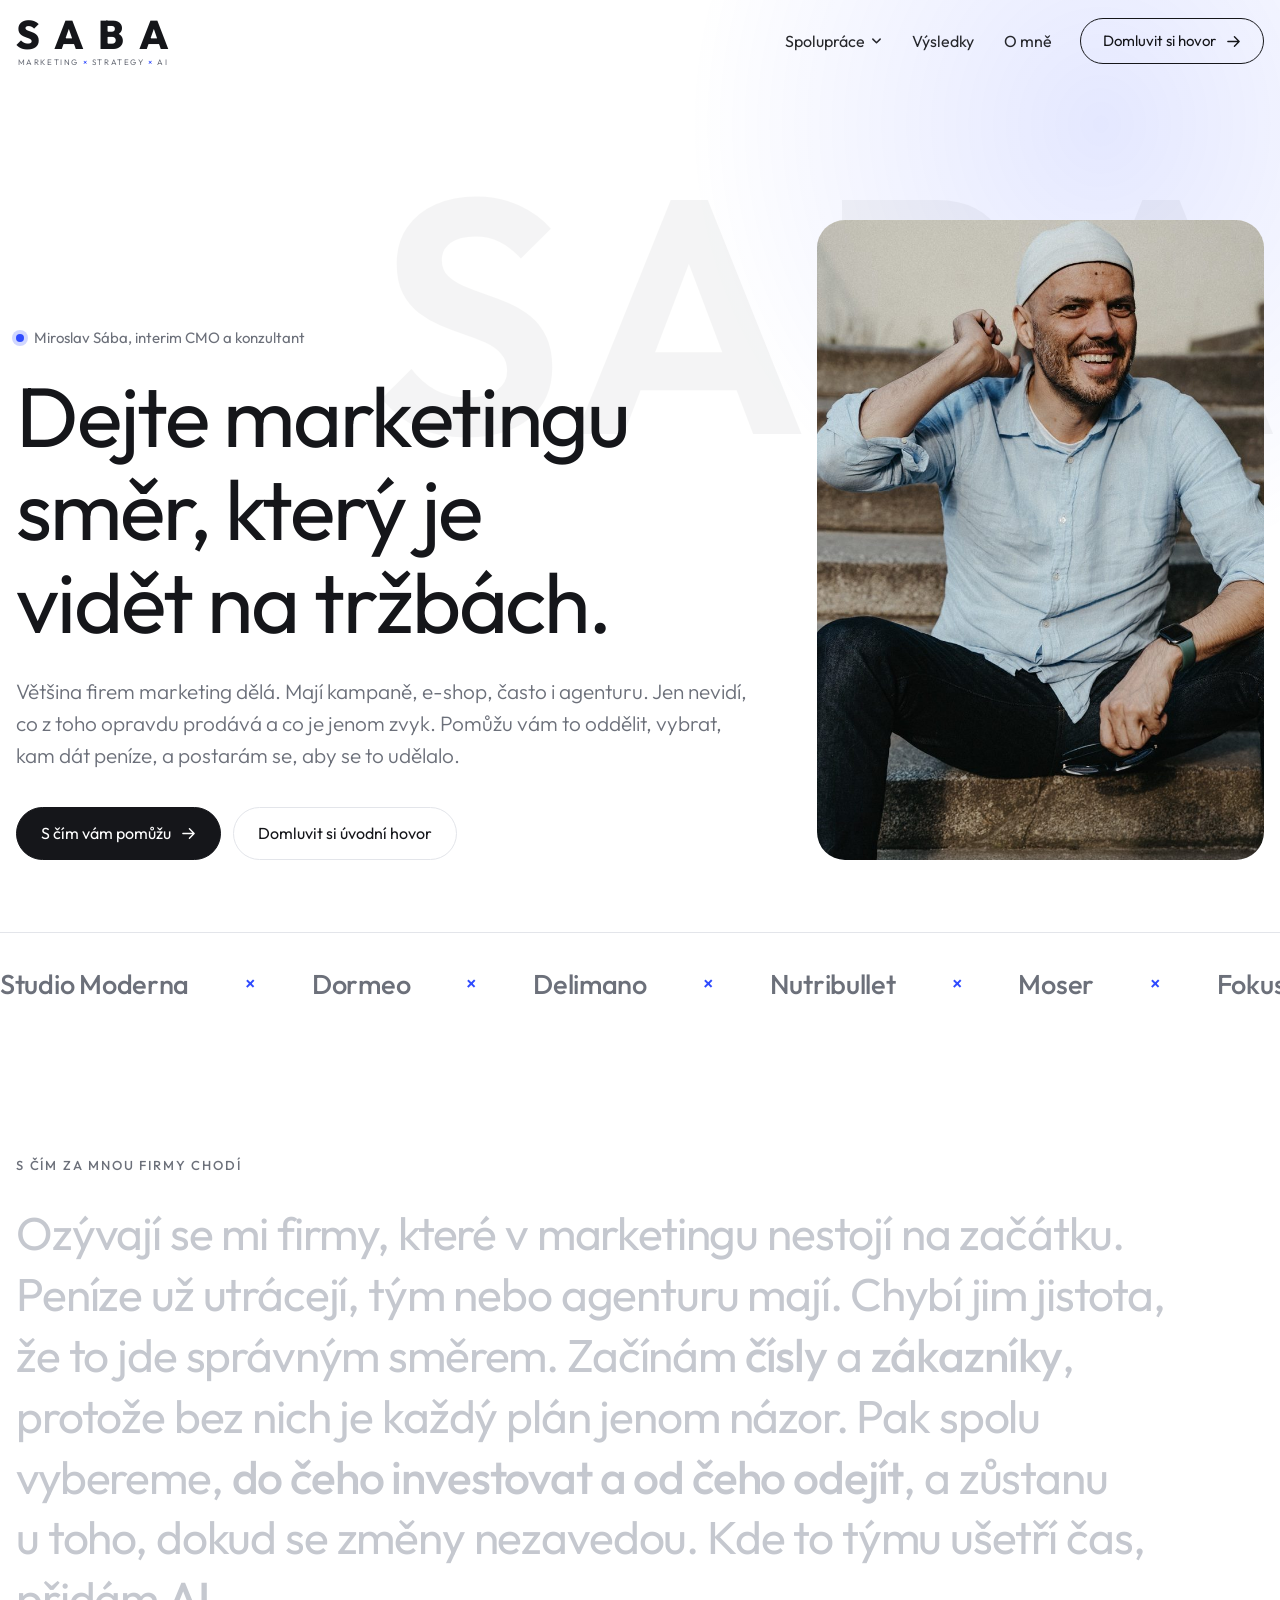
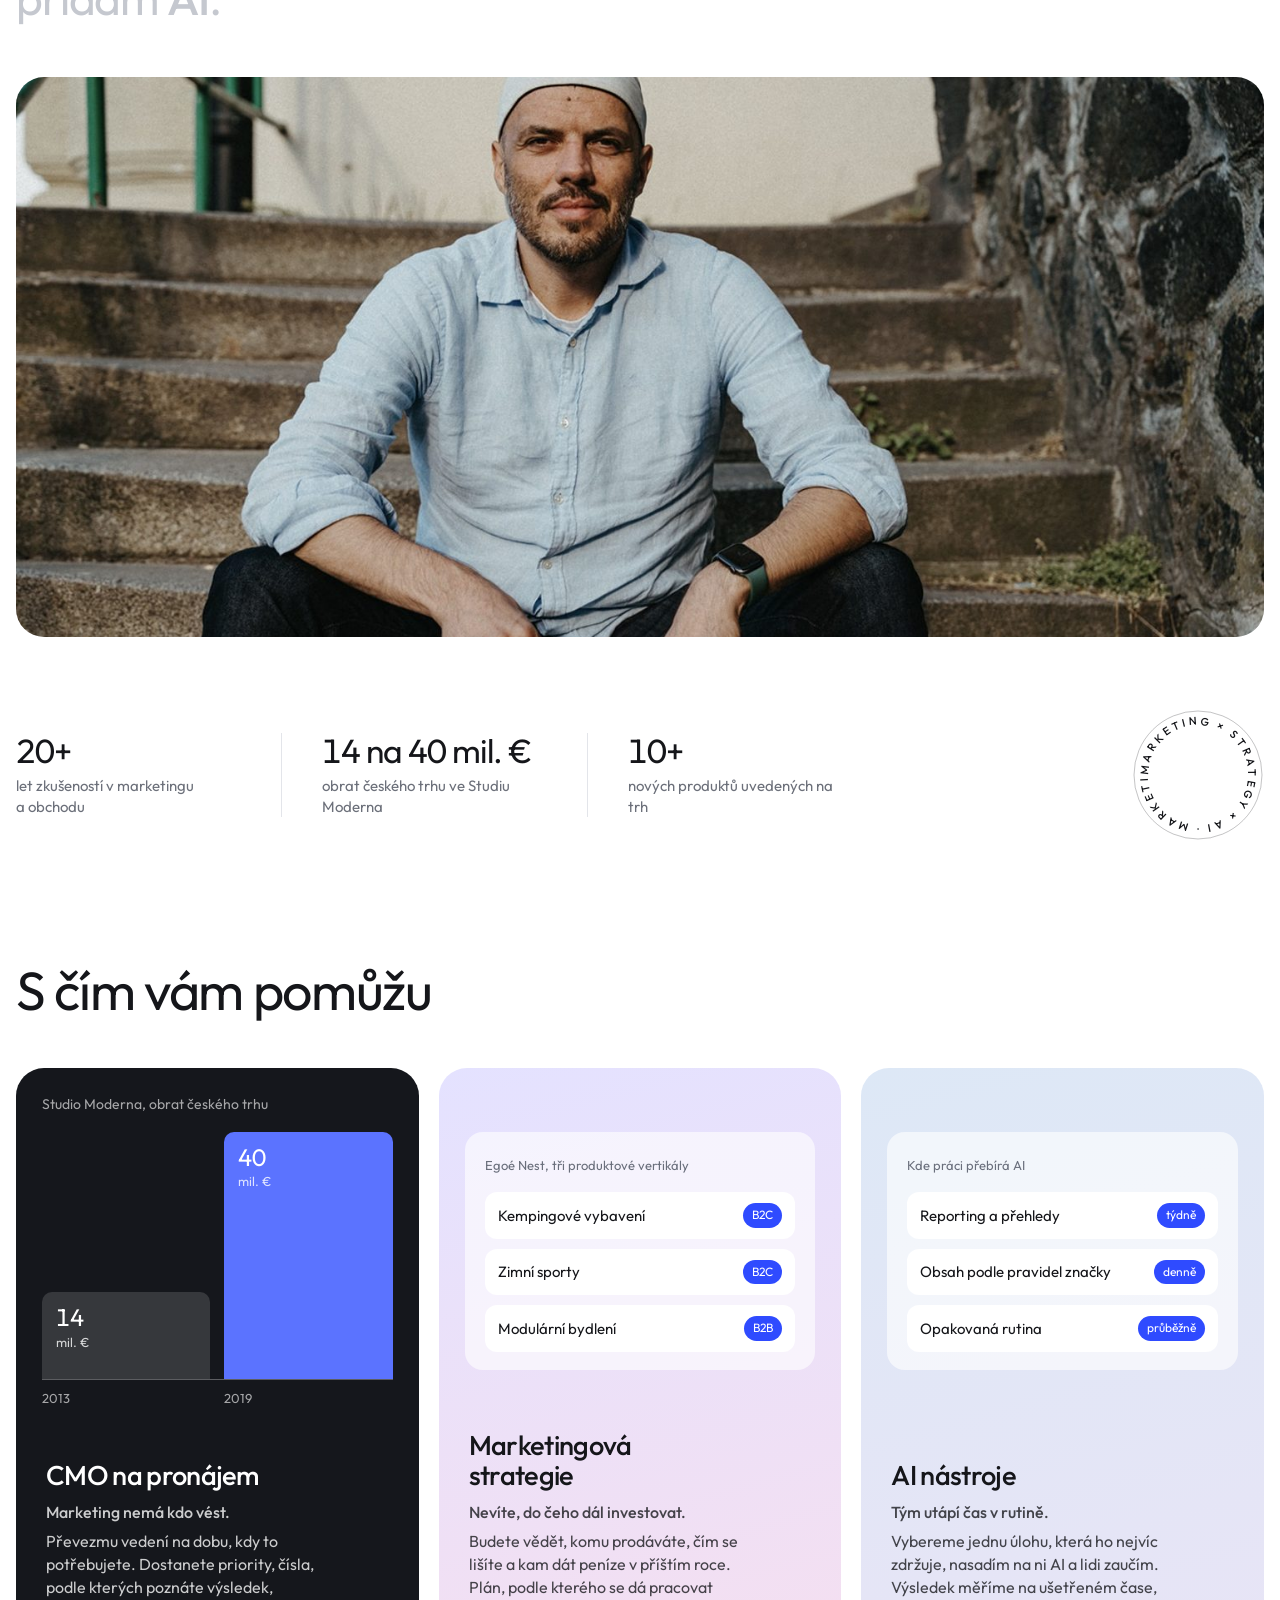
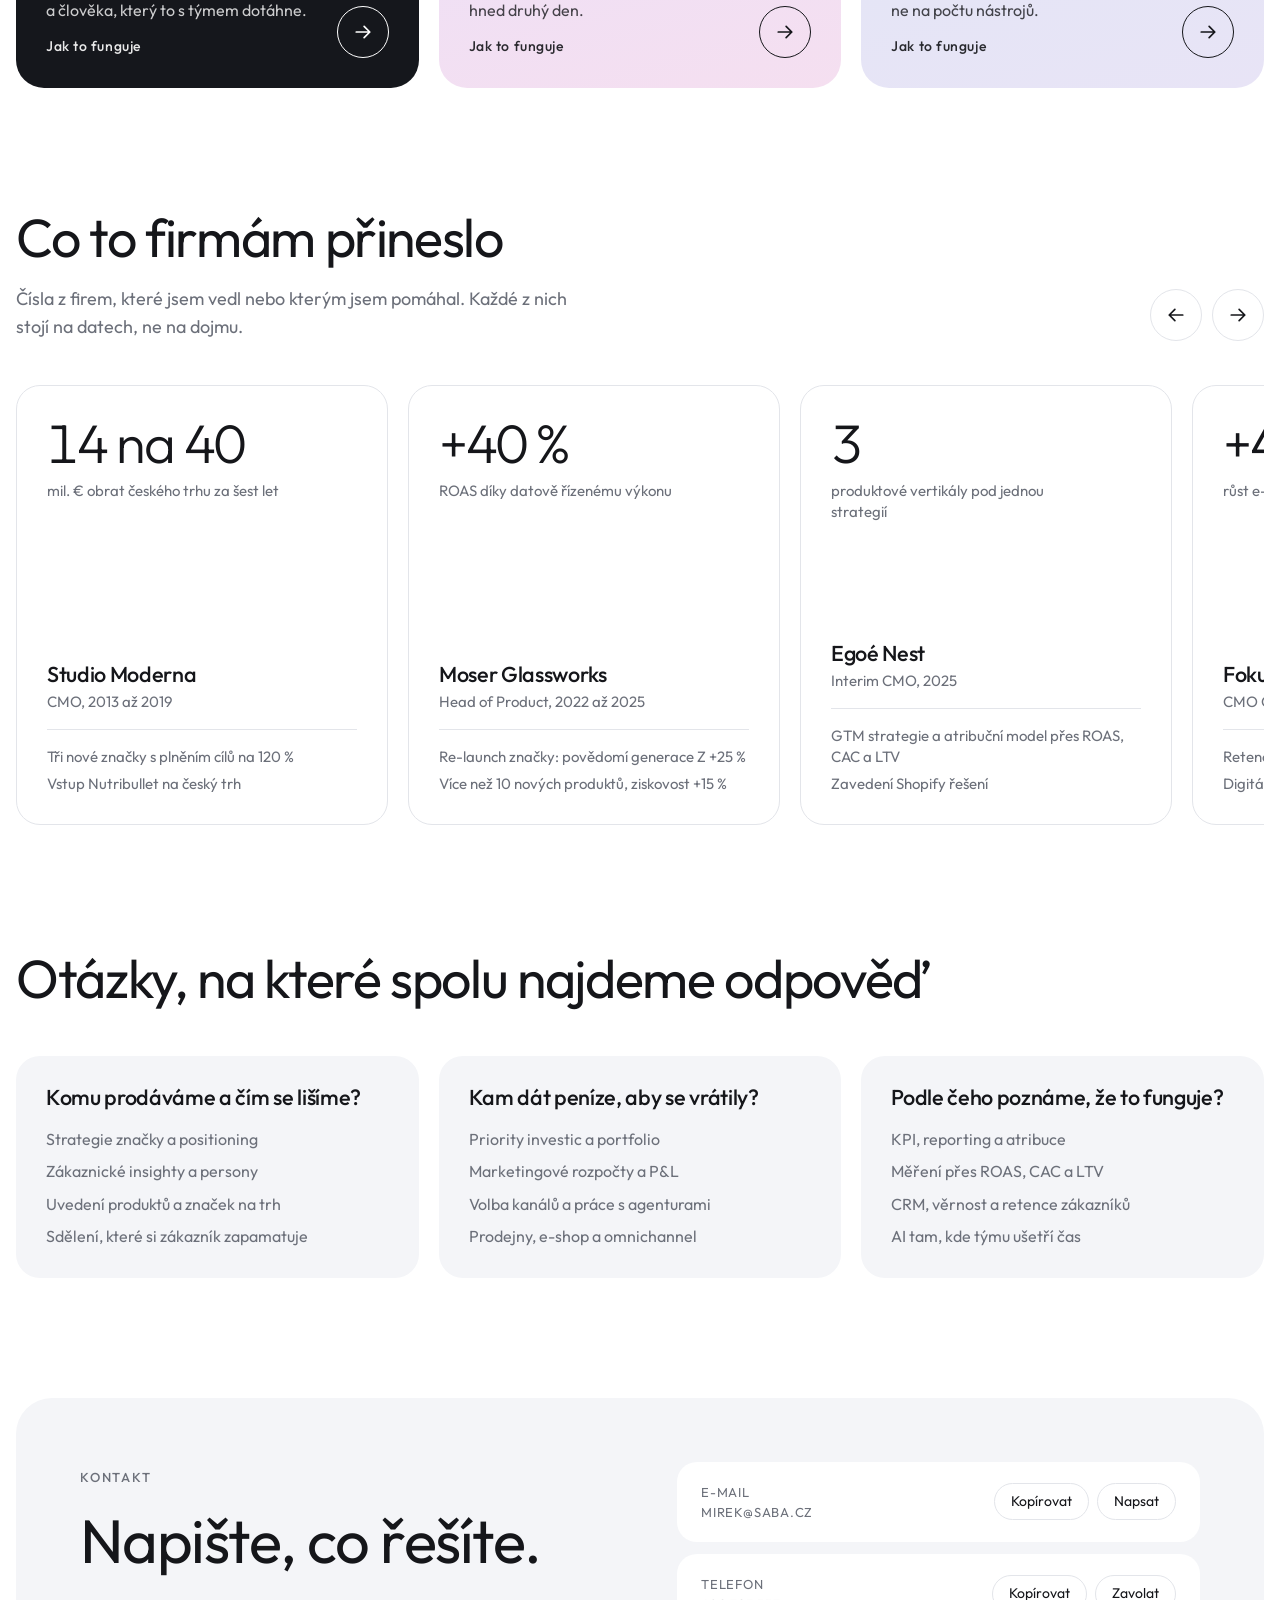
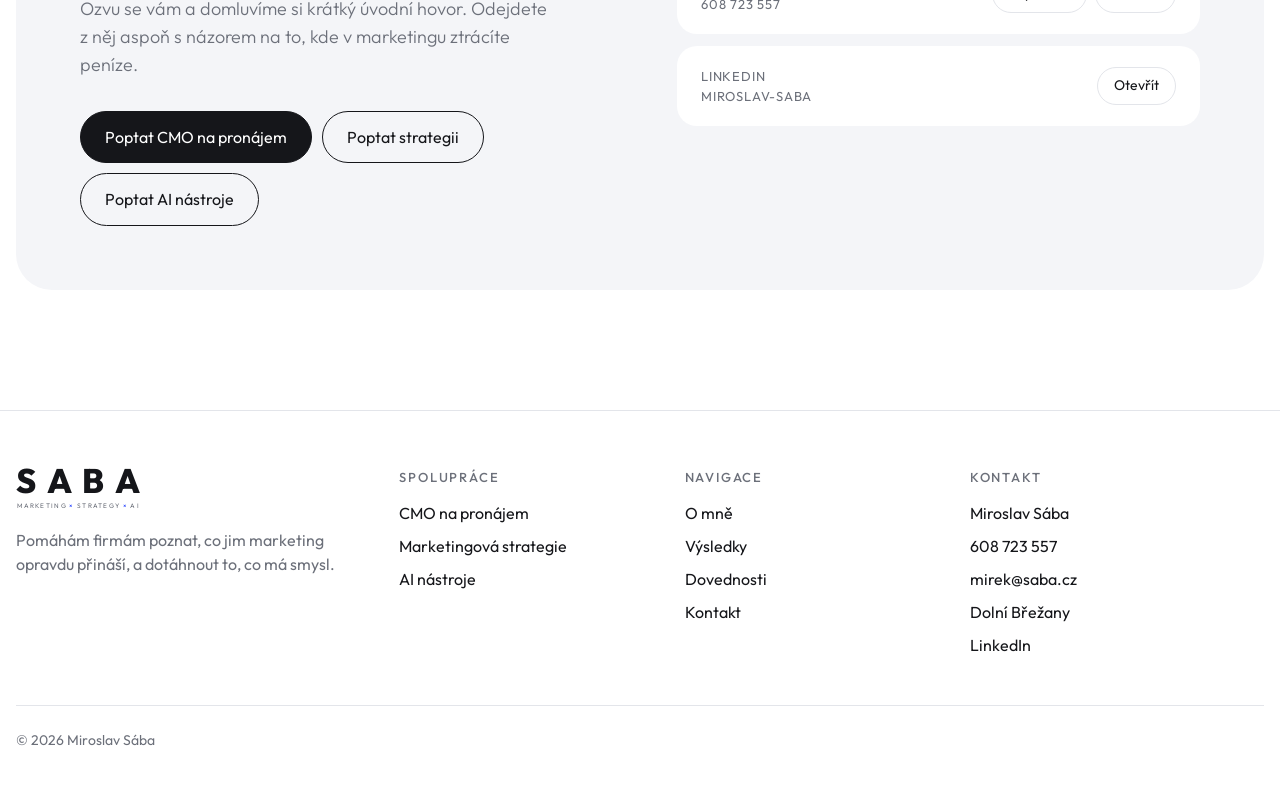
<file: index.html>
<!doctype html>
<html lang="cs">
<head>
<meta charset="utf-8">
<meta name="viewport" content="width=device-width, initial-scale=1, viewport-fit=cover">
<title>SABA Marketing × Strategy × AI</title>
<meta name="description" content="Nevidíte, co vám marketing opravdu přináší? Pomůžu vám vybrat, do čeho investovat, a dotáhnout to. CMO na pronájem, marketingová strategie a AI nástroje.">
<link rel="preconnect" href="https://fonts.googleapis.com">
<link rel="preconnect" href="https://fonts.gstatic.com" crossorigin>
<link href="https://fonts.googleapis.com/css2?family=Outfit:wght@300;400;500;600&display=swap" rel="stylesheet">
<link rel="stylesheet" href="style.css">
</head>
<body>
<header id="hdr">
  <div class="wrap hbar">
    <a class="logo" href="./" aria-label="SABA Marketing × Strategy × AI, úvodní stránka"><b><span>S</span><span>A</span><span>B</span><span>A</span></b><i>MARKETING <span class="x">×</span> STRATEGY <span class="x">×</span> AI</i></a>
    <nav class="nav" aria-label="Hlavní navigace">
      <div class="links">
        <div class="has-dd"><button class="dd-btn" type="button" aria-haspopup="true" aria-expanded="false">Spolupráce <svg viewBox="0 0 12 12" fill="none" stroke="currentColor" stroke-width="1.6" stroke-linecap="round" stroke-linejoin="round" aria-hidden="true"><path d="M2 4.5l4 4 4-4"/></svg></button><div class="dd"><a href="cmo-na-pronajem.html">CMO na pronájem<small>Když marketing nemá kdo vést</small></a><a href="marketingova-strategie.html">Marketingová strategie<small>Když nevíte, do čeho dál investovat</small></a><a href="ai-nastroje.html">AI nástroje<small>Když tým utápí čas v rutině</small></a></div></div>
        <a href="./#vysledky">Výsledky</a>
        <a href="./#o-mne">O mně</a>
      </div>
      <a class="pill" href="#kontakt">Domluvit si hovor <svg viewBox="0 0 16 16" fill="none" stroke="currentColor" stroke-width="1.5" stroke-linecap="round" stroke-linejoin="round" aria-hidden="true"><path d="M2 8h12M9 3l5 5-5 5"/></svg></a>
      <button class="menu-btn" id="menubtn" type="button" aria-expanded="false" aria-controls="hdr">Menu</button>
    </nav>
  </div>
</header>
<main id="top">
<div class="hero">
  <div class="ghost" aria-hidden="true">SABA</div>
  <div class="wrap hero-in has-photo">
    <div class="hero-txt">
    <span class="tag">Miroslav Sába, interim CMO a konzultant</span>
    <h1>Dejte marketingu směr, který je vidět na tržbách.</h1>
    <p class="lead">Většina firem marketing dělá. Mají kampaně, e-shop, často i agenturu. Jen nevidí, co z toho opravdu prodává a co je jenom zvyk. Pomůžu vám to oddělit, vybrat, kam dát peníze, a postarám se, aby se to udělalo.</p>
    <div class="cta"><a class="pill fill" href="#sluzby">S čím vám pomůžu <svg viewBox="0 0 16 16" fill="none" stroke="currentColor" stroke-width="1.5" stroke-linecap="round" stroke-linejoin="round" aria-hidden="true"><path d="M2 8h12M9 3l5 5-5 5"/></svg></a><a class="pill line" href="#kontakt">Domluvit si úvodní hovor</a></div>
    </div>
    <figure class="hero-photo"><img src="img/mirek-portret.jpg" width="778" height="1168" alt="Miroslav Sába" fetchpriority="high"></figure>
  </div>
  <div class="marq" aria-label="Firmy a značky, se kterými jsem pracoval"><div class="marq-track"><ul><li>Studio Moderna</li><li>Dormeo</li><li>Delimano</li><li>Nutribullet</li><li>Moser</li><li>Fokus Optik</li><li>Egoé Nest</li><li>Auto Kelly</li></ul><ul aria-hidden="true"><li>Studio Moderna</li><li>Dormeo</li><li>Delimano</li><li>Nutribullet</li><li>Moser</li><li>Fokus Optik</li><li>Egoé Nest</li><li>Auto Kelly</li></ul></div></div>
</div>
<section id="o-mne" class="about">
  <div class="wrap">
    <span class="label">S čím za mnou firmy chodí</span>
    <p class="statement" id="statement">Ozývají se mi firmy, které v marketingu nestojí na začátku. Peníze už utrácejí, tým nebo agenturu mají. Chybí jim jistota, že to jde správným směrem. Začínám <strong>čísly</strong> a <strong>zákazníky</strong>, protože bez nich je každý plán jenom názor. Pak spolu vybereme, <strong>do čeho investovat a od čeho odejít</strong>, a zůstanu u toho, dokud se změny nezavedou. Kde to týmu ušetří čas, přidám <strong>AI</strong>.</p>
    <figure class="about-photo"><img src="img/mirek-schody.jpg" width="1500" height="1050" alt="Miroslav Sába" loading="lazy"></figure>
    <div class="about-bottom">
      <div class="stats">
        <div class="stat"><b>20+</b><span>let zkušeností v marketingu a obchodu</span></div>
        <div class="stat"><b>14 na 40 mil. €</b><span>obrat českého trhu ve Studiu Moderna</span></div>
        <div class="stat"><b>10+</b><span>nových produktů uvedených na trh</span></div>
      </div>
      <div class="badge" aria-hidden="true"><svg viewBox="0 0 132 132"><defs><path id="circ" d="M66 66 m-50 0 a50 50 0 1 1 100 0 a50 50 0 1 1 -100 0"/></defs><circle cx="66" cy="66" r="64" fill="none" stroke="currentColor" stroke-opacity=".25"/><text font-size="11" font-weight="500" letter-spacing="3.2" fill="currentColor"><textPath href="#circ">MARKETING × STRATEGY × AI · MARKETING × STRATEGY × AI · </textPath></text></svg></div>
    </div>
  </div>
</section>
<section id="sluzby">
  <div class="wrap">
    <h2 class="sec-title">S čím vám pomůžu</h2>
    <div class="grid">
      <a class="card c1" href="cmo-na-pronajem.html">
        <div class="viz va" aria-hidden="true"><span class="cap">Studio Moderna, obrat českého trhu</span><div class="plot"><div class="b" style="height:35%">14<small>mil. €</small></div><div class="b hi" style="height:100%">40<small>mil. €</small></div></div><div class="yrs"><span>2013</span><span>2019</span></div></div>
        <div class="txt"><div><h3>CMO na pronájem</h3><p><strong>Marketing nemá kdo vést.</strong> Převezmu vedení na dobu, kdy to potřebujete. Dostanete priority, čísla, podle kterých poznáte výsledek, a člověka, který to s týmem dotáhne.</p><span class="more">Jak to funguje</span></div><span class="go"><svg viewBox="0 0 16 16" fill="none" stroke="currentColor" stroke-width="1.5" stroke-linecap="round" stroke-linejoin="round" aria-hidden="true"><path d="M2 8h12M9 3l5 5-5 5"/></svg></span></div>
      </a>
      <a class="card c2" href="marketingova-strategie.html">
        <div class="viz vb" aria-hidden="true"><div class="glass"><span class="cap">Egoé Nest, tři produktové vertikály</span><ul><li>Kempingové vybavení <em>B2C</em></li><li>Zimní sporty <em>B2C</em></li><li>Modulární bydlení <em>B2B</em></li></ul></div></div>
        <div class="txt"><div><h3>Marketingová strategie</h3><p><strong>Nevíte, do čeho dál investovat.</strong> Budete vědět, komu prodáváte, čím se lišíte a kam dát peníze v příštím roce. Plán, podle kterého se dá pracovat hned druhý den.</p><span class="more">Jak to funguje</span></div><span class="go"><svg viewBox="0 0 16 16" fill="none" stroke="currentColor" stroke-width="1.5" stroke-linecap="round" stroke-linejoin="round" aria-hidden="true"><path d="M2 8h12M9 3l5 5-5 5"/></svg></span></div>
      </a>
      <a class="card c3" href="ai-nastroje.html">
        <div class="viz vc" aria-hidden="true"><div class="glass"><span class="cap">Kde práci přebírá AI</span><ul><li>Reporting a přehledy <em>týdně</em></li><li>Obsah podle pravidel značky <em>denně</em></li><li>Opakovaná rutina <em>průběžně</em></li></ul></div></div>
        <div class="txt"><div><h3>AI nástroje</h3><p><strong>Tým utápí čas v rutině.</strong> Vybereme jednu úlohu, která ho nejvíc zdržuje, nasadím na ni AI a lidi zaučím. Výsledek měříme na ušetřeném čase, ne na počtu nástrojů.</p><span class="more">Jak to funguje</span></div><span class="go"><svg viewBox="0 0 16 16" fill="none" stroke="currentColor" stroke-width="1.5" stroke-linecap="round" stroke-linejoin="round" aria-hidden="true"><path d="M2 8h12M9 3l5 5-5 5"/></svg></span></div>
      </a>
    </div>
  </div>
</section>
<section id="vysledky">
  <div class="wrap">
    <div class="rhead"><div><h2 class="sec-title">Co to firmám přineslo</h2><p>Čísla z firem, které jsem vedl nebo kterým jsem pomáhal. Každé z nich stojí na datech, ne na dojmu.</p></div>
      <div class="arrows"><button class="arr" id="prev" type="button" aria-label="Předchozí"><svg viewBox="0 0 16 16" fill="none" stroke="currentColor" stroke-width="1.5" stroke-linecap="round" stroke-linejoin="round"><path d="M14 8H2M7 3L2 8l5 5"/></svg></button><button class="arr" id="next" type="button" aria-label="Další"><svg viewBox="0 0 16 16" fill="none" stroke="currentColor" stroke-width="1.5" stroke-linecap="round" stroke-linejoin="round" aria-hidden="true"><path d="M2 8h12M9 3l5 5-5 5"/></svg></button></div></div>
    <div class="track" id="track" tabindex="0" aria-label="Výsledky podle firem">
      <article class="rc"><div class="m">14 na 40</div><p class="mc">mil. € obrat českého trhu za šest let</p><div class="who"><h3>Studio Moderna</h3><p class="role">CMO, 2013 až 2019</p><ul><li>Tři nové značky s plněním cílů na 120 %</li><li>Vstup Nutribullet na český trh</li></ul></div></article>
      <article class="rc"><div class="m">+40 %</div><p class="mc">ROAS díky datově řízenému výkonu</p><div class="who"><h3>Moser Glassworks</h3><p class="role">Head of Product, 2022 až 2025</p><ul><li>Re-launch značky: povědomí generace Z +25 %</li><li>Více než 10 nových produktů, ziskovost +15 %</li></ul></div></article>
      <article class="rc"><div class="m">3</div><p class="mc">produktové vertikály pod jednou strategií</p><div class="who"><h3>Egoé Nest</h3><p class="role">Interim CMO, 2025</p><ul><li>GTM strategie a atribuční model přes ROAS, CAC a LTV</li><li>Zavedení Shopify řešení</li></ul></div></article>
      <article class="rc"><div class="m">+45 %</div><p class="mc">růst e-commerce</p><div class="who"><h3>Fokus Optik</h3><p class="role">CMO CZ &amp; SK, 2019 až 2020</p><ul><li>Retence zákazníků +30 % díky loyalty a CRM</li><li>Digitální inovace zvýšily ROI o 20 %</li></ul></div></article>
      <article class="rc"><div class="m">18 měsíců</div><p class="mc">do ziskovosti nově založeného podniku</p><div class="who"><h3>Safran Ltd., Indonésie</h3><p class="role">CEO a spoluzakladatel, 2009 až 2013</p><ul><li>Hotel, restaurace a travel v regionu Lombok</li><li>Kampaně zvýšily návštěvnost o 35 %</li></ul></div></article>
      <article class="rc"><div class="m">80 000</div><p class="mc">zákazníků ve věrnostním programu</p><div class="who"><h3>Auto Kelly</h3><p class="role">Marketing Project Manager, 2006 až 2009</p><ul><li>Marketingový rozpočet 60 mil. Kč</li><li>Růst B2C tržeb o 130 %</li></ul></div></article>
    </div>
  </div>
</section>
<section id="dovednosti">
  <div class="wrap">
    <h2 class="sec-title">Otázky, na které spolu najdeme odpověď</h2>
    <div class="skills">
      <div class="sk"><h3>Komu prodáváme a čím se lišíme?</h3><ul><li>Strategie značky a positioning</li><li>Zákaznické insighty a persony</li><li>Uvedení produktů a značek na trh</li><li>Sdělení, které si zákazník zapamatuje</li></ul></div>
      <div class="sk"><h3>Kam dát peníze, aby se vrátily?</h3><ul><li>Priority investic a portfolio</li><li>Marketingové rozpočty a P&amp;L</li><li>Volba kanálů a práce s agenturami</li><li>Prodejny, e-shop a omnichannel</li></ul></div>
      <div class="sk"><h3>Podle čeho poznáme, že to funguje?</h3><ul><li>KPI, reporting a atribuce</li><li>Měření přes ROAS, CAC a LTV</li><li>CRM, věrnost a retence zákazníků</li><li>AI tam, kde týmu ušetří čas</li></ul></div>
    </div>
  </div>
</section>
<section id="kontakt" class="contact">
  <div class="wrap">
    <div class="box">
      <div>
        <span class="label">Kontakt</span>
        <h2 style="margin-top:18px">Napište, co řešíte.</h2>
        <p class="lead">Ozvu se vám a domluvíme si krátký úvodní hovor. Odejdete z něj aspoň s názorem na to, kde v marketingu ztrácíte peníze.</p>
        <div class="orders"><a class="pill fill" href="cmo-na-pronajem.html#objednavka">Poptat CMO na pronájem</a><a class="pill" href="marketingova-strategie.html#objednavka">Poptat strategii</a><a class="pill" href="ai-nastroje.html#objednavka">Poptat AI nástroje</a></div>
      </div>
      <div class="rows">
        <div class="crow"><div class="t"><span>E-mail</span><span class="val">mirek@saba.cz</span></div><div class="acts"><button class="sm" type="button" data-copy="mirek@saba.cz">Kopírovat</button><a class="sm" href="mailto:mirek@saba.cz">Napsat</a></div></div>
        <div class="crow"><div class="t"><span>Telefon</span><span class="val">608 723 557</span></div><div class="acts"><button class="sm" type="button" data-copy="608 723 557">Kopírovat</button><a class="sm" href="tel:+420608723557">Zavolat</a></div></div>
        <div class="crow"><div class="t"><span>LinkedIn</span><span class="val">miroslav-saba</span></div><div class="acts"><a class="sm" href="https://www.linkedin.com/in/miroslav-saba" target="_blank" rel="noopener">Otevřít</a></div></div>
      </div>
    </div>
  </div>
</section>
</main>
<footer>
  <div class="wrap">
    <div class="fgrid">
      <div><a class="logo" href="./" aria-label="Zpět na úvod"><b style="font-size:34px"><span>S</span><span>A</span><span>B</span><span>A</span></b><i style="font-size:6.5px">MARKETING <span class="x">×</span> STRATEGY <span class="x">×</span> AI</i></a>
        <p>Pomáhám firmám poznat, co jim marketing opravdu přináší, a dotáhnout to, co má smysl.</p></div>
      <div><h4>Spolupráce</h4><ul><li><a href="cmo-na-pronajem.html">CMO na pronájem</a></li><li><a href="marketingova-strategie.html">Marketingová strategie</a></li><li><a href="ai-nastroje.html">AI nástroje</a></li></ul></div>
      <div><h4>Navigace</h4><ul><li><a href="./#o-mne">O mně</a></li><li><a href="./#vysledky">Výsledky</a></li><li><a href="./#dovednosti">Dovednosti</a></li><li><a href="./#kontakt">Kontakt</a></li></ul></div>
      <div><h4>Kontakt</h4><ul><li>Miroslav Sába</li><li><a href="tel:+420608723557">608 723 557</a></li><li><a href="mailto:mirek@saba.cz">mirek@saba.cz</a></li><li>Dolní Břežany</li><li><a href="https://www.linkedin.com/in/miroslav-saba" target="_blank" rel="noopener">LinkedIn</a></li></ul></div>
    </div>
    <div class="fine"><span>© 2026 Miroslav Sába</span></div>
  </div>
</footer>
<script src="main.js"></script>
</body>
</html>
</file>
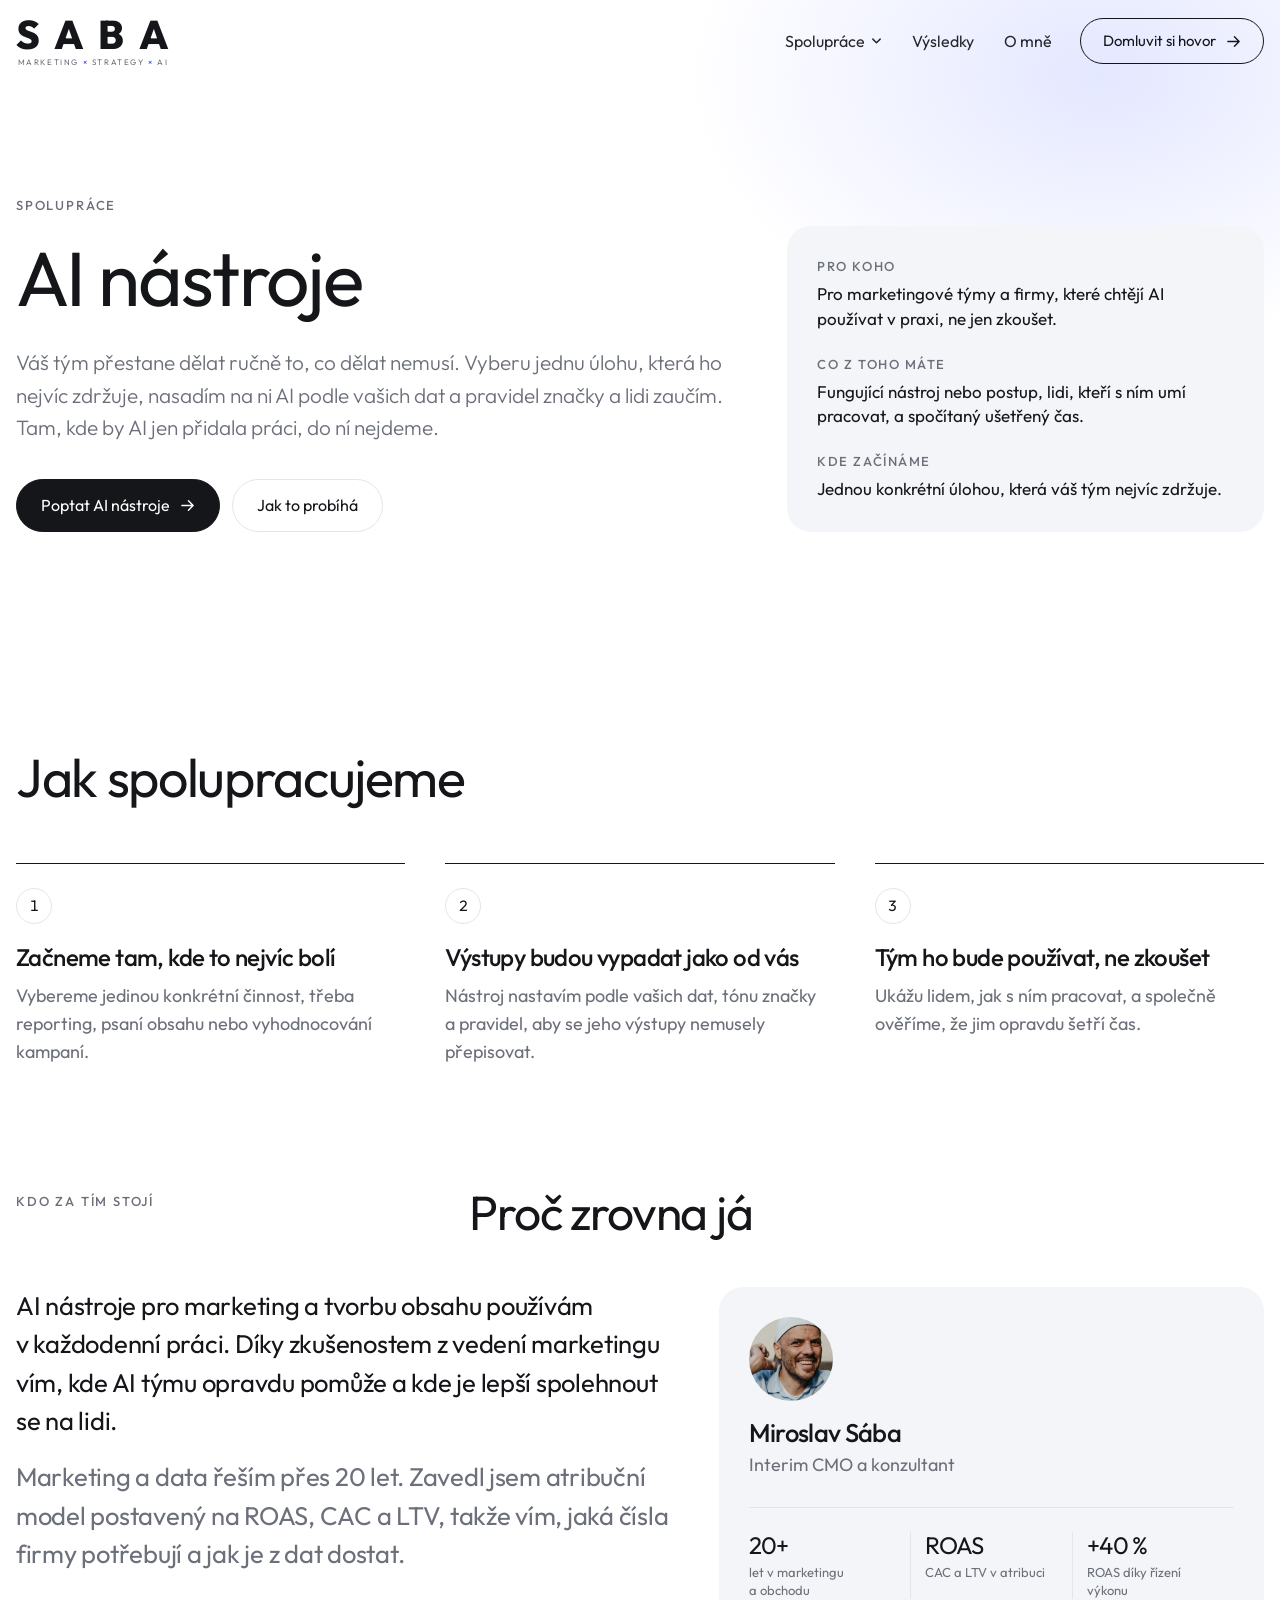
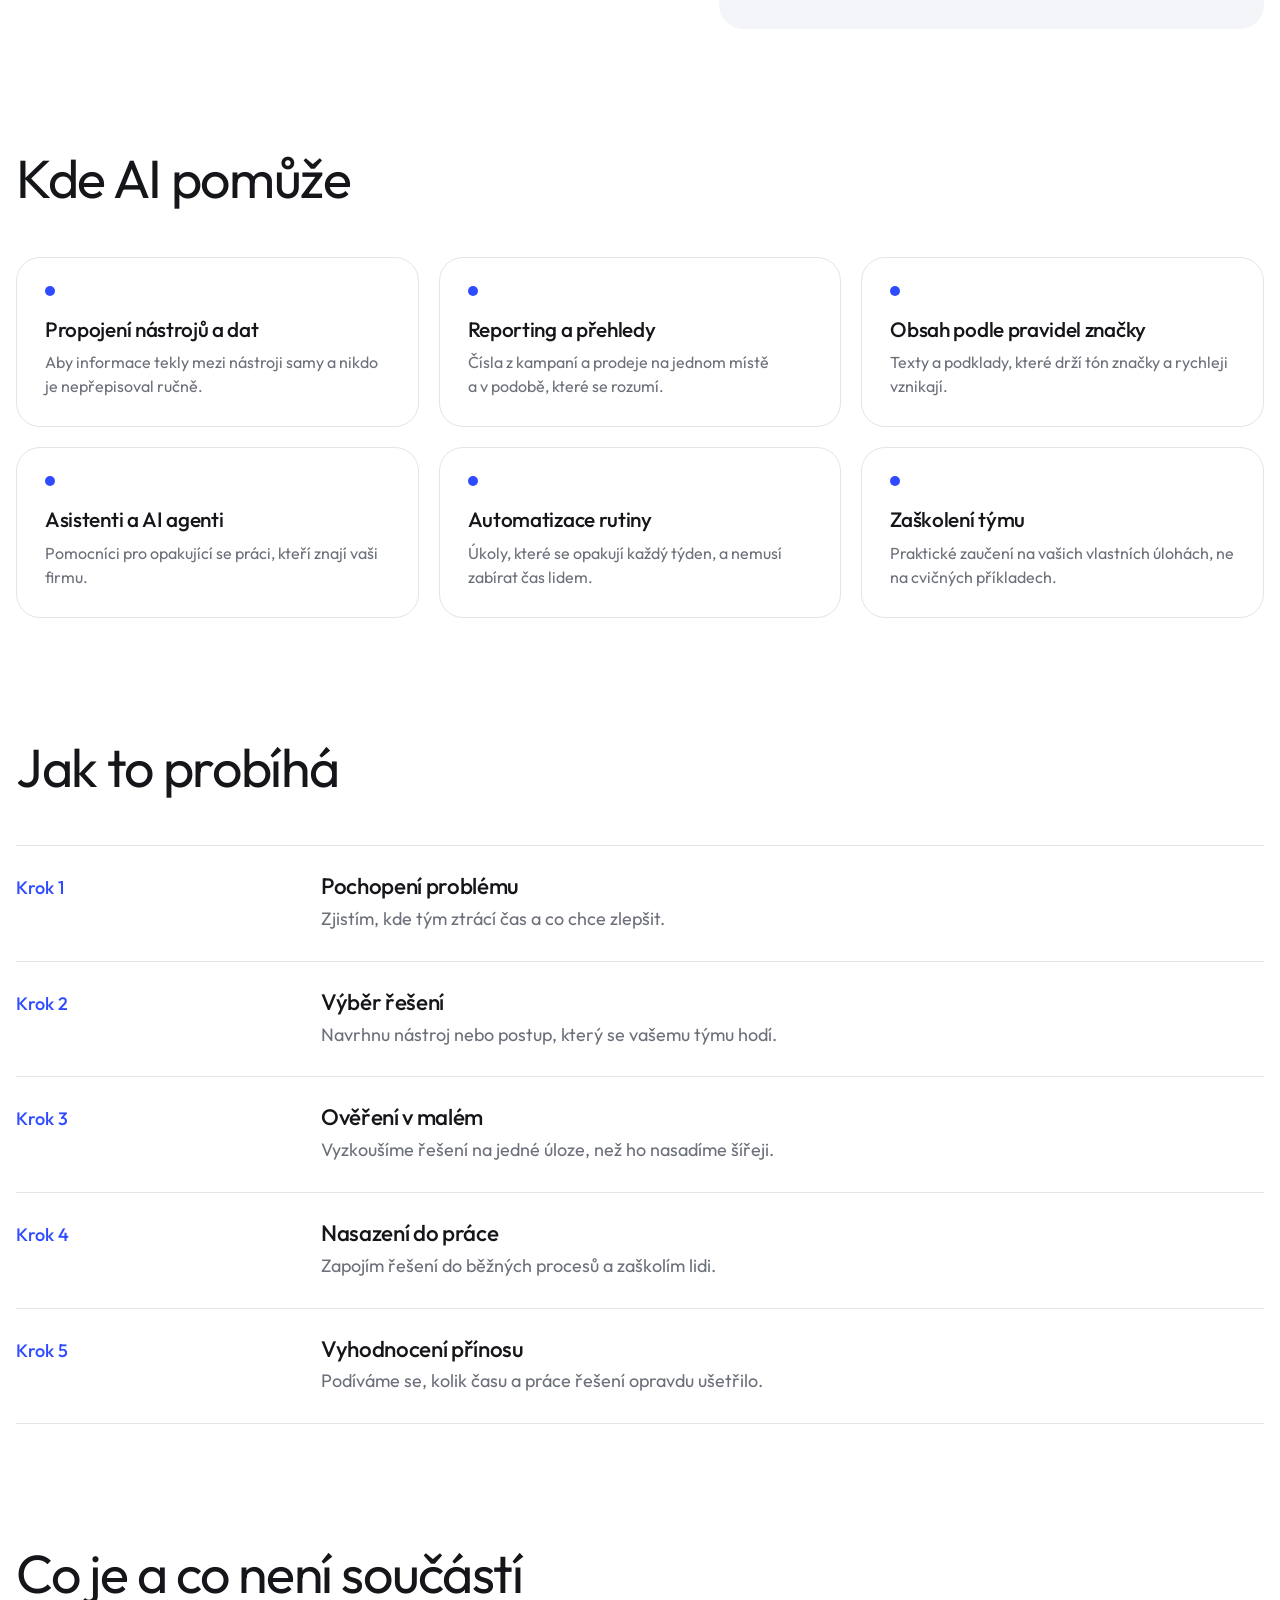
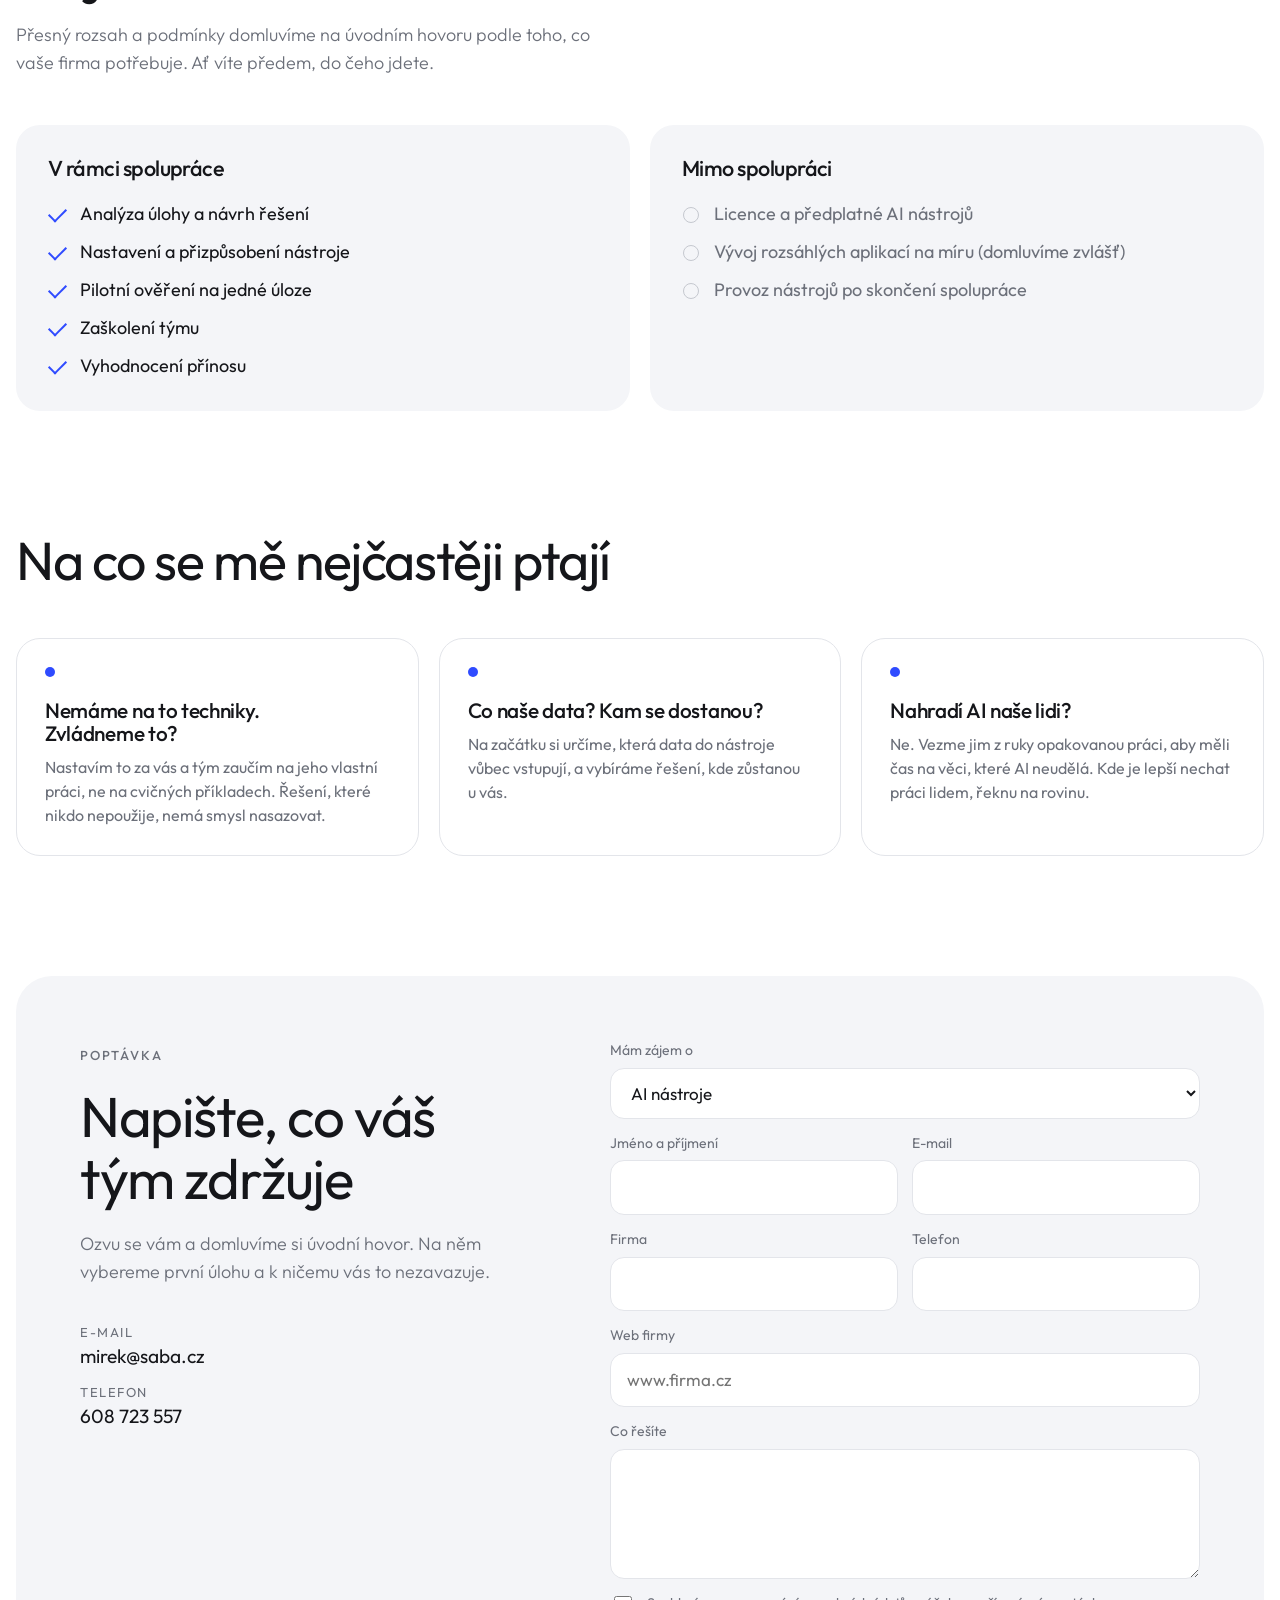
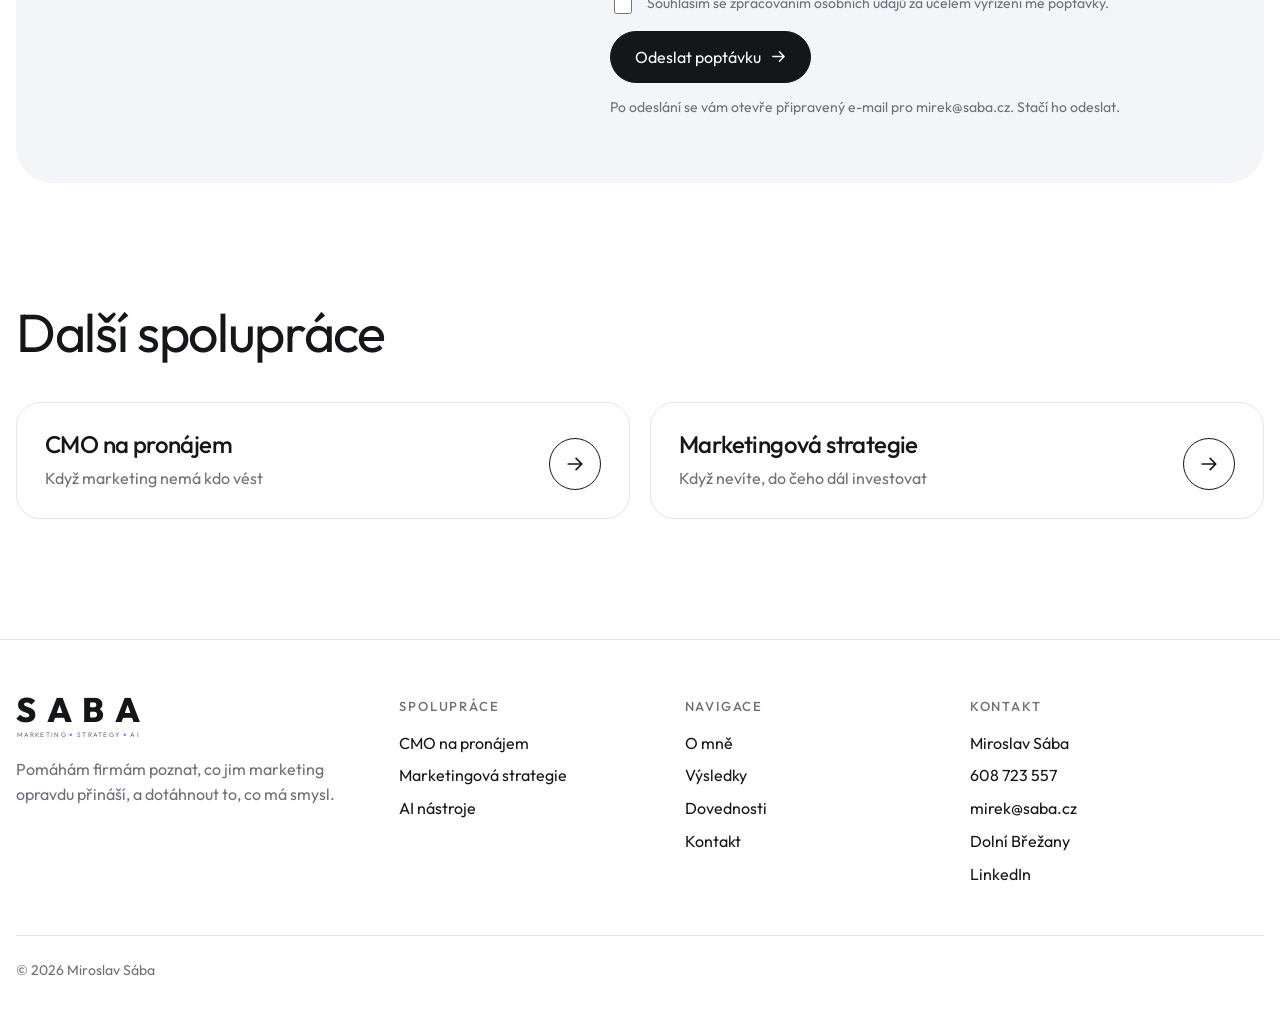
<file: ai-nastroje.html>
<!doctype html>
<html lang="cs">
<head>
<meta charset="utf-8">
<meta name="viewport" content="width=device-width, initial-scale=1, viewport-fit=cover">
<title>AI nástroje pro marketing | SABA Marketing × Strategy × AI</title>
<meta name="description" content="Váš tým přestane dělat ručně to, co dělat nemusí. Vyberu úlohu, která ho nejvíc zdržuje, nasadím na ni AI podle vašich dat a lidi zaučím.">
<link rel="preconnect" href="https://fonts.googleapis.com">
<link rel="preconnect" href="https://fonts.gstatic.com" crossorigin>
<link href="https://fonts.googleapis.com/css2?family=Outfit:wght@300;400;500;600&display=swap" rel="stylesheet">
<link rel="stylesheet" href="style.css">
</head>
<body>
<header id="hdr">
  <div class="wrap hbar">
    <a class="logo" href="./" aria-label="SABA Marketing × Strategy × AI, úvodní stránka"><b><span>S</span><span>A</span><span>B</span><span>A</span></b><i>MARKETING <span class="x">×</span> STRATEGY <span class="x">×</span> AI</i></a>
    <nav class="nav" aria-label="Hlavní navigace">
      <div class="links">
        <div class="has-dd"><button class="dd-btn" type="button" aria-haspopup="true" aria-expanded="false">Spolupráce <svg viewBox="0 0 12 12" fill="none" stroke="currentColor" stroke-width="1.6" stroke-linecap="round" stroke-linejoin="round" aria-hidden="true"><path d="M2 4.5l4 4 4-4"/></svg></button><div class="dd"><a href="cmo-na-pronajem.html">CMO na pronájem<small>Když marketing nemá kdo vést</small></a><a href="marketingova-strategie.html">Marketingová strategie<small>Když nevíte, do čeho dál investovat</small></a><a href="ai-nastroje.html" class="on">AI nástroje<small>Když tým utápí čas v rutině</small></a></div></div>
        <a href="./#vysledky">Výsledky</a>
        <a href="./#o-mne">O mně</a>
      </div>
      <a class="pill" href="#objednavka">Domluvit si hovor <svg viewBox="0 0 16 16" fill="none" stroke="currentColor" stroke-width="1.5" stroke-linecap="round" stroke-linejoin="round" aria-hidden="true"><path d="M2 8h12M9 3l5 5-5 5"/></svg></a>
      <button class="menu-btn" id="menubtn" type="button" aria-expanded="false" aria-controls="hdr">Menu</button>
    </nav>
  </div>
</header>
<main id="top">
<div class="hero">
  <div class="wrap phero-in">
    <div>
      <span class="label">Spolupráce</span>
      <h1>AI nástroje</h1>
      <p class="lead">Váš tým přestane dělat ručně to, co dělat nemusí. Vyberu jednu úlohu, která ho nejvíc zdržuje, nasadím na ni AI podle vašich dat a pravidel značky a lidi zaučím. Tam, kde by AI jen přidala práci, do ní nejdeme.</p>
      <div class="cta"><a class="pill fill" href="#objednavka">Poptat AI nástroje <svg viewBox="0 0 16 16" fill="none" stroke="currentColor" stroke-width="1.5" stroke-linecap="round" stroke-linejoin="round" aria-hidden="true"><path d="M2 8h12M9 3l5 5-5 5"/></svg></a><a class="pill line" href="#postup">Jak to probíhá</a></div>
    </div>
    <aside class="facts"><dl><dt>Pro koho</dt><dd>Pro marketingové týmy a firmy, které chtějí AI používat v praxi, ne jen zkoušet.</dd><dt>Co z toho máte</dt><dd>Fungující nástroj nebo postup, lidi, kteří s ním umí pracovat, a spočítaný ušetřený čas.</dd><dt>Kde začínáme</dt><dd>Jednou konkrétní úlohou, která váš tým nejvíc zdržuje.</dd></dl></aside>
  </div>
</div>
<section>
  <div class="wrap">
    <h2 class="sec-title">Jak spolupracujeme</h2>
    <div class="steps">
      <div class="step"><span class="n">1</span><h3>Začneme tam, kde to nejvíc bolí</h3><p>Vybereme jedinou konkrétní činnost, třeba reporting, psaní obsahu nebo vyhodnocování kampaní.</p></div>
      <div class="step"><span class="n">2</span><h3>Výstupy budou vypadat jako od vás</h3><p>Nástroj nastavím podle vašich dat, tónu značky a pravidel, aby se jeho výstupy nemusely přepisovat.</p></div>
      <div class="step"><span class="n">3</span><h3>Tým ho bude používat, ne zkoušet</h3><p>Ukážu lidem, jak s ním pracovat, a společně ověříme, že jim opravdu šetří čas.</p></div>
    </div>
  </div>
</section>
<section>
  <div class="wrap">
    <div class="head"><div><span class="label">Kdo za tím stojí</span></div><h2>Proč zrovna já</h2></div>
    <div class="bio" style="margin-top:48px">
      <div><p class="big">AI nástroje pro marketing a tvorbu obsahu používám v každodenní práci. Díky zkušenostem z vedení marketingu vím, kde AI týmu opravdu pomůže a kde je lepší spolehnout se na lidi.</p><p class="big">Marketing a data řeším přes 20 let. Zavedl jsem atribuční model postavený na ROAS, CAC a LTV, takže vím, jaká čísla firmy potřebují a jak je z dat dostat.</p></div>
      <div class="person"><img class="avatar" src="img/mirek-avatar.jpg" width="240" height="240" alt="Miroslav Sába" loading="lazy"><h3>Miroslav Sába</h3><p class="role">Interim CMO a konzultant</p>
        <div class="pstats"><div><b>20+</b><span>let v marketingu a obchodu</span></div><div><b>ROAS</b><span>CAC a LTV v atribuci</span></div><div><b>+40 %</b><span>ROAS díky řízení výkonu</span></div></div></div>
    </div>
  </div>
</section>
<section>
  <div class="wrap">
    <h2 class="sec-title">Kde AI pomůže</h2>
    <div class="areas">
      <div class="area"><h3>Propojení nástrojů a dat</h3><p>Aby informace tekly mezi nástroji samy a nikdo je nepřepisoval ručně.</p></div>
      <div class="area"><h3>Reporting a přehledy</h3><p>Čísla z kampaní a prodeje na jednom místě a v podobě, které se rozumí.</p></div>
      <div class="area"><h3>Obsah podle pravidel značky</h3><p>Texty a podklady, které drží tón značky a rychleji vznikají.</p></div>
      <div class="area"><h3>Asistenti a AI agenti</h3><p>Pomocníci pro opakující se práci, kteří znají vaši firmu.</p></div>
      <div class="area"><h3>Automatizace rutiny</h3><p>Úkoly, které se opakují každý týden, a nemusí zabírat čas lidem.</p></div>
      <div class="area"><h3>Zaškolení týmu</h3><p>Praktické zaučení na vašich vlastních úlohách, ne na cvičných příkladech.</p></div>
    </div>
  </div>
</section>
<section id="postup">
  <div class="wrap">
    <h2 class="sec-title">Jak to probíhá</h2>
    <div class="tl">
      <div class="tli"><span class="k">Krok 1</span><div><h3>Pochopení problému</h3><p>Zjistím, kde tým ztrácí čas a co chce zlepšit.</p></div></div>
      <div class="tli"><span class="k">Krok 2</span><div><h3>Výběr řešení</h3><p>Navrhnu nástroj nebo postup, který se vašemu týmu hodí.</p></div></div>
      <div class="tli"><span class="k">Krok 3</span><div><h3>Ověření v malém</h3><p>Vyzkoušíme řešení na jedné úloze, než ho nasadíme šířeji.</p></div></div>
      <div class="tli"><span class="k">Krok 4</span><div><h3>Nasazení do práce</h3><p>Zapojím řešení do běžných procesů a zaškolím lidi.</p></div></div>
      <div class="tli"><span class="k">Krok 5</span><div><h3>Vyhodnocení přínosu</h3><p>Podíváme se, kolik času a práce řešení opravdu ušetřilo.</p></div></div>
    </div>
  </div>
</section>
<section>
  <div class="wrap">
    <h2 class="sec-title">Co je a co není součástí</h2>
    <p class="lead" style="margin-top:18px;max-width:34em">Přesný rozsah a podmínky domluvíme na úvodním hovoru podle toho, co vaše firma potřebuje. Ať víte předem, do čeho jdete.</p>
    <div class="scope">
      <div class="box in"><h3>V rámci spolupráce</h3><ul><li>Analýza úlohy a návrh řešení</li><li>Nastavení a přizpůsobení nástroje</li><li>Pilotní ověření na jedné úloze</li><li>Zaškolení týmu</li><li>Vyhodnocení přínosu</li></ul></div>
      <div class="box out"><h3>Mimo spolupráci</h3><ul><li>Licence a předplatné AI nástrojů</li><li>Vývoj rozsáhlých aplikací na míru (domluvíme zvlášť)</li><li>Provoz nástrojů po skončení spolupráce</li></ul></div>
    </div>
  </div>
</section>
<section>
  <div class="wrap">
    <h2 class="sec-title">Na co se mě nejčastěji ptají</h2>
    <div class="areas">
      <div class="area"><h3>Nemáme na to techniky. Zvládneme to?</h3><p>Nastavím to za vás a tým zaučím na jeho vlastní práci, ne na cvičných příkladech. Řešení, které nikdo nepoužije, nemá smysl nasazovat.</p></div>
      <div class="area"><h3>Co naše data? Kam se dostanou?</h3><p>Na začátku si určíme, která data do nástroje vůbec vstupují, a vybíráme řešení, kde zůstanou u vás.</p></div>
      <div class="area"><h3>Nahradí AI naše lidi?</h3><p>Ne. Vezme jim z ruky opakovanou práci, aby měli čas na věci, které AI neudělá. Kde je lepší nechat práci lidem, řeknu na rovinu.</p></div>
    </div>
  </div>
</section>
<section id="objednavka" class="order">
  <div class="wrap">
    <div class="box">
      <div>
        <span class="label">Poptávka</span>
        <h2 style="margin-top:18px">Napište, co váš tým zdržuje</h2>
        <p class="lead">Ozvu se vám a domluvíme si úvodní hovor. Na něm vybereme první úlohu a k ničemu vás to nezavazuje.</p>
        <div class="direct">
          <div><span>E-mail</span><a href="mailto:mirek@saba.cz">mirek@saba.cz</a></div>
          <div><span>Telefon</span><a href="tel:+420608723557">608 723 557</a></div>
        </div>
      </div>
      <form id="orderform" data-service="ai" novalidate>
        <div class="field"><label for="f-service">Mám zájem o</label><select id="f-service" name="service"><option value="cmo">CMO na pronájem</option><option value="strategie">Marketingová strategie</option><option value="ai">AI nástroje</option><option value="jine">Něco jiného</option></select></div>
        <div class="f2">
          <div class="field"><label for="f-name">Jméno a příjmení</label><input id="f-name" name="name" type="text" autocomplete="name" required></div>
          <div class="field"><label for="f-mail">E-mail</label><input id="f-mail" name="email" type="email" autocomplete="email" required></div>
          <div class="field"><label for="f-firm">Firma</label><input id="f-firm" name="firm" type="text" autocomplete="organization"></div>
          <div class="field"><label for="f-tel">Telefon</label><input id="f-tel" name="tel" type="tel" autocomplete="tel"></div>
        </div>
        <div class="field"><label for="f-web">Web firmy</label><input id="f-web" name="web" type="text" autocomplete="url" placeholder="www.firma.cz"></div>
        <div class="field"><label for="f-msg">Co řešíte</label><textarea id="f-msg" name="message"></textarea></div>
        <label class="consent"><input id="f-consent" type="checkbox" required><span>Souhlasím se zpracováním osobních údajů za účelem vyřízení mé poptávky.</span></label>
        <div><button class="pill fill" type="submit">Odeslat poptávku <svg viewBox="0 0 16 16" fill="none" stroke="currentColor" stroke-width="1.5" stroke-linecap="round" stroke-linejoin="round" aria-hidden="true"><path d="M2 8h12M9 3l5 5-5 5"/></svg></button></div>
        <p class="formnote">Po odeslání se vám otevře připravený e-mail pro mirek@saba.cz. Stačí ho odeslat.</p>
        <div class="sent" id="sent" aria-live="polite">
          <p>Připravil jsem vám e-mail. Pokud se neotevřel, zkopírujte text níže a pošlete ho na mirek@saba.cz.</p>
          <textarea id="sent-text" readonly></textarea>
          <button class="sm" id="sent-copy" type="button">Zkopírovat text</button>
        </div>
      </form>
    </div>
  </div>
</section>
<section>
  <div class="wrap">
    <h2 class="sec-title">Další spolupráce</h2>
    <div class="more-svc">
      <a href="cmo-na-pronajem.html"><div><h3>CMO na pronájem</h3><p>Když marketing nemá kdo vést</p></div><span class="go"><svg viewBox="0 0 16 16" fill="none" stroke="currentColor" stroke-width="1.5" stroke-linecap="round" stroke-linejoin="round" aria-hidden="true"><path d="M2 8h12M9 3l5 5-5 5"/></svg></span></a>
      <a href="marketingova-strategie.html"><div><h3>Marketingová strategie</h3><p>Když nevíte, do čeho dál investovat</p></div><span class="go"><svg viewBox="0 0 16 16" fill="none" stroke="currentColor" stroke-width="1.5" stroke-linecap="round" stroke-linejoin="round" aria-hidden="true"><path d="M2 8h12M9 3l5 5-5 5"/></svg></span></a>
    </div>
  </div>
</section>
</main>
<footer>
  <div class="wrap">
    <div class="fgrid">
      <div><a class="logo" href="./" aria-label="Zpět na úvod"><b style="font-size:34px"><span>S</span><span>A</span><span>B</span><span>A</span></b><i style="font-size:6.5px">MARKETING <span class="x">×</span> STRATEGY <span class="x">×</span> AI</i></a>
        <p>Pomáhám firmám poznat, co jim marketing opravdu přináší, a dotáhnout to, co má smysl.</p></div>
      <div><h4>Spolupráce</h4><ul><li><a href="cmo-na-pronajem.html">CMO na pronájem</a></li><li><a href="marketingova-strategie.html">Marketingová strategie</a></li><li><a href="ai-nastroje.html">AI nástroje</a></li></ul></div>
      <div><h4>Navigace</h4><ul><li><a href="./#o-mne">O mně</a></li><li><a href="./#vysledky">Výsledky</a></li><li><a href="./#dovednosti">Dovednosti</a></li><li><a href="./#kontakt">Kontakt</a></li></ul></div>
      <div><h4>Kontakt</h4><ul><li>Miroslav Sába</li><li><a href="tel:+420608723557">608 723 557</a></li><li><a href="mailto:mirek@saba.cz">mirek@saba.cz</a></li><li>Dolní Břežany</li><li><a href="https://www.linkedin.com/in/miroslav-saba" target="_blank" rel="noopener">LinkedIn</a></li></ul></div>
    </div>
    <div class="fine"><span>© 2026 Miroslav Sába</span></div>
  </div>
</footer>
<script src="main.js"></script>
</body>
</html>
</file>
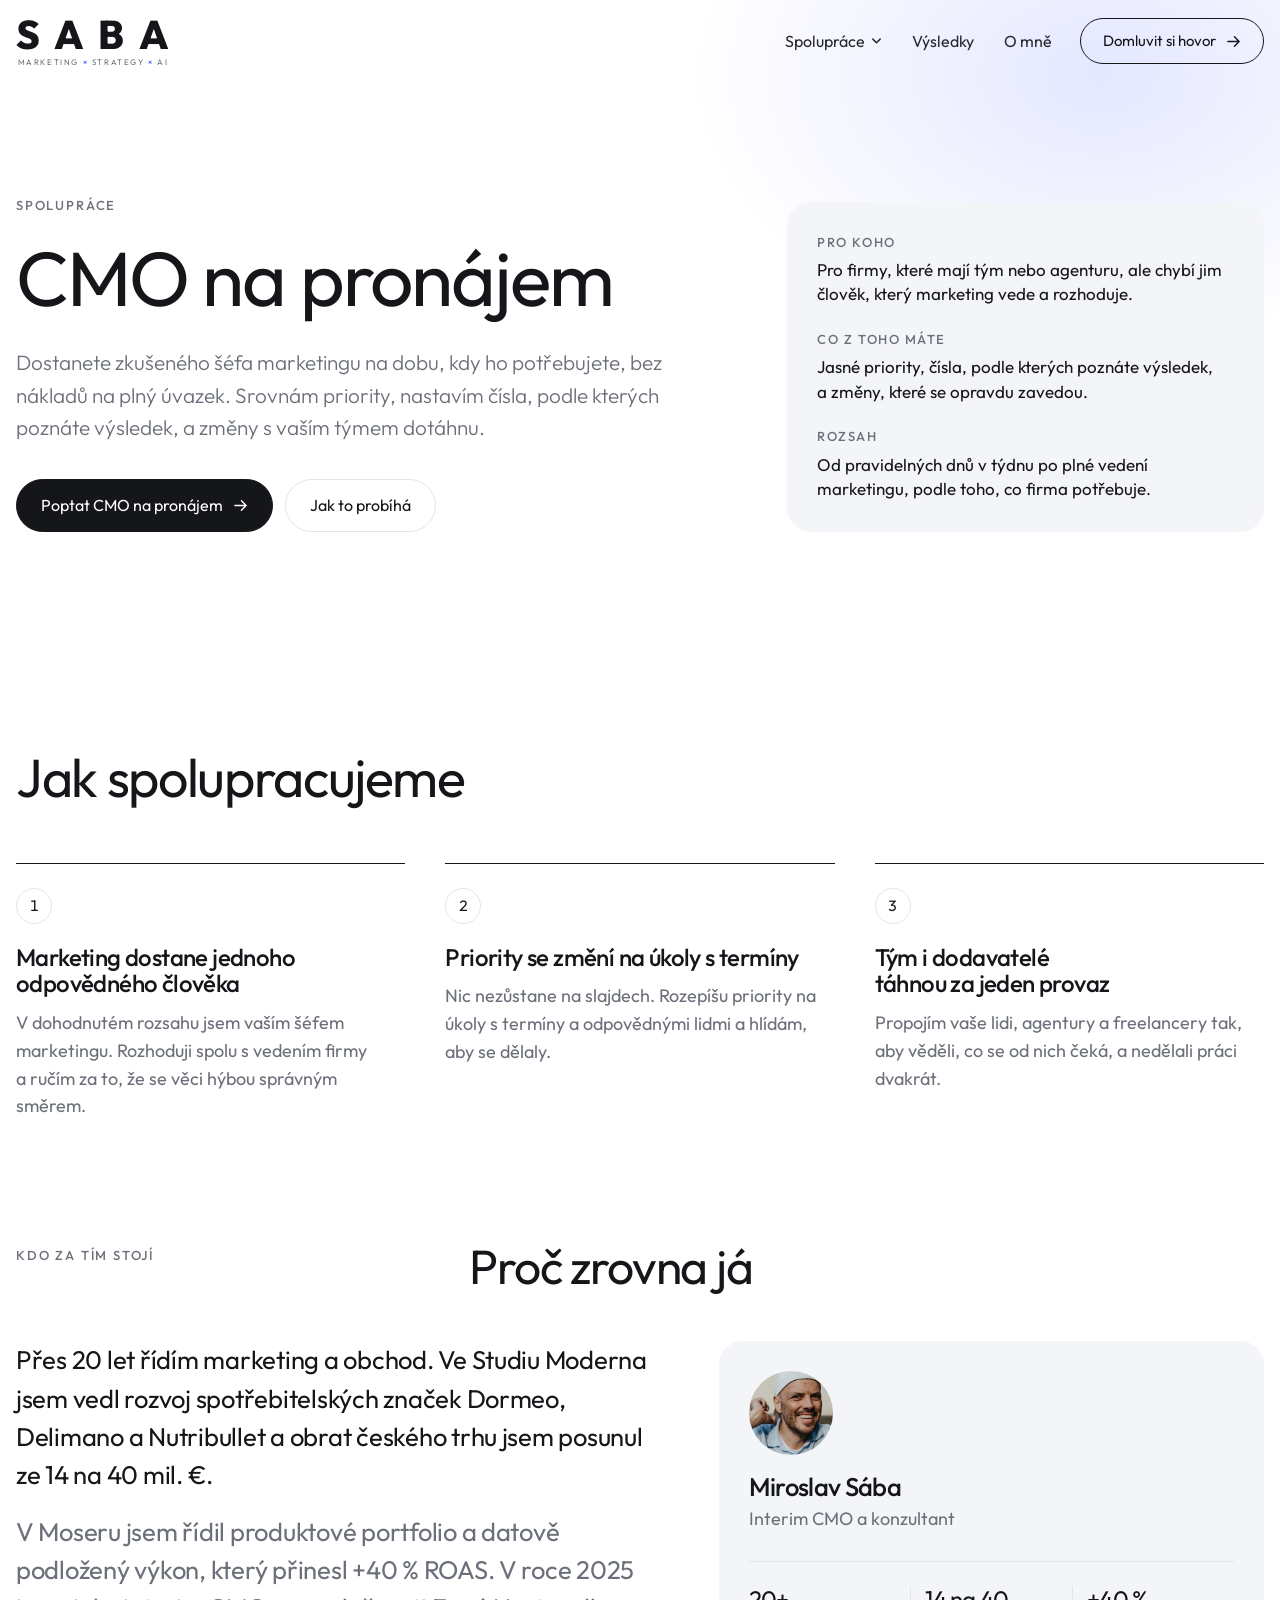
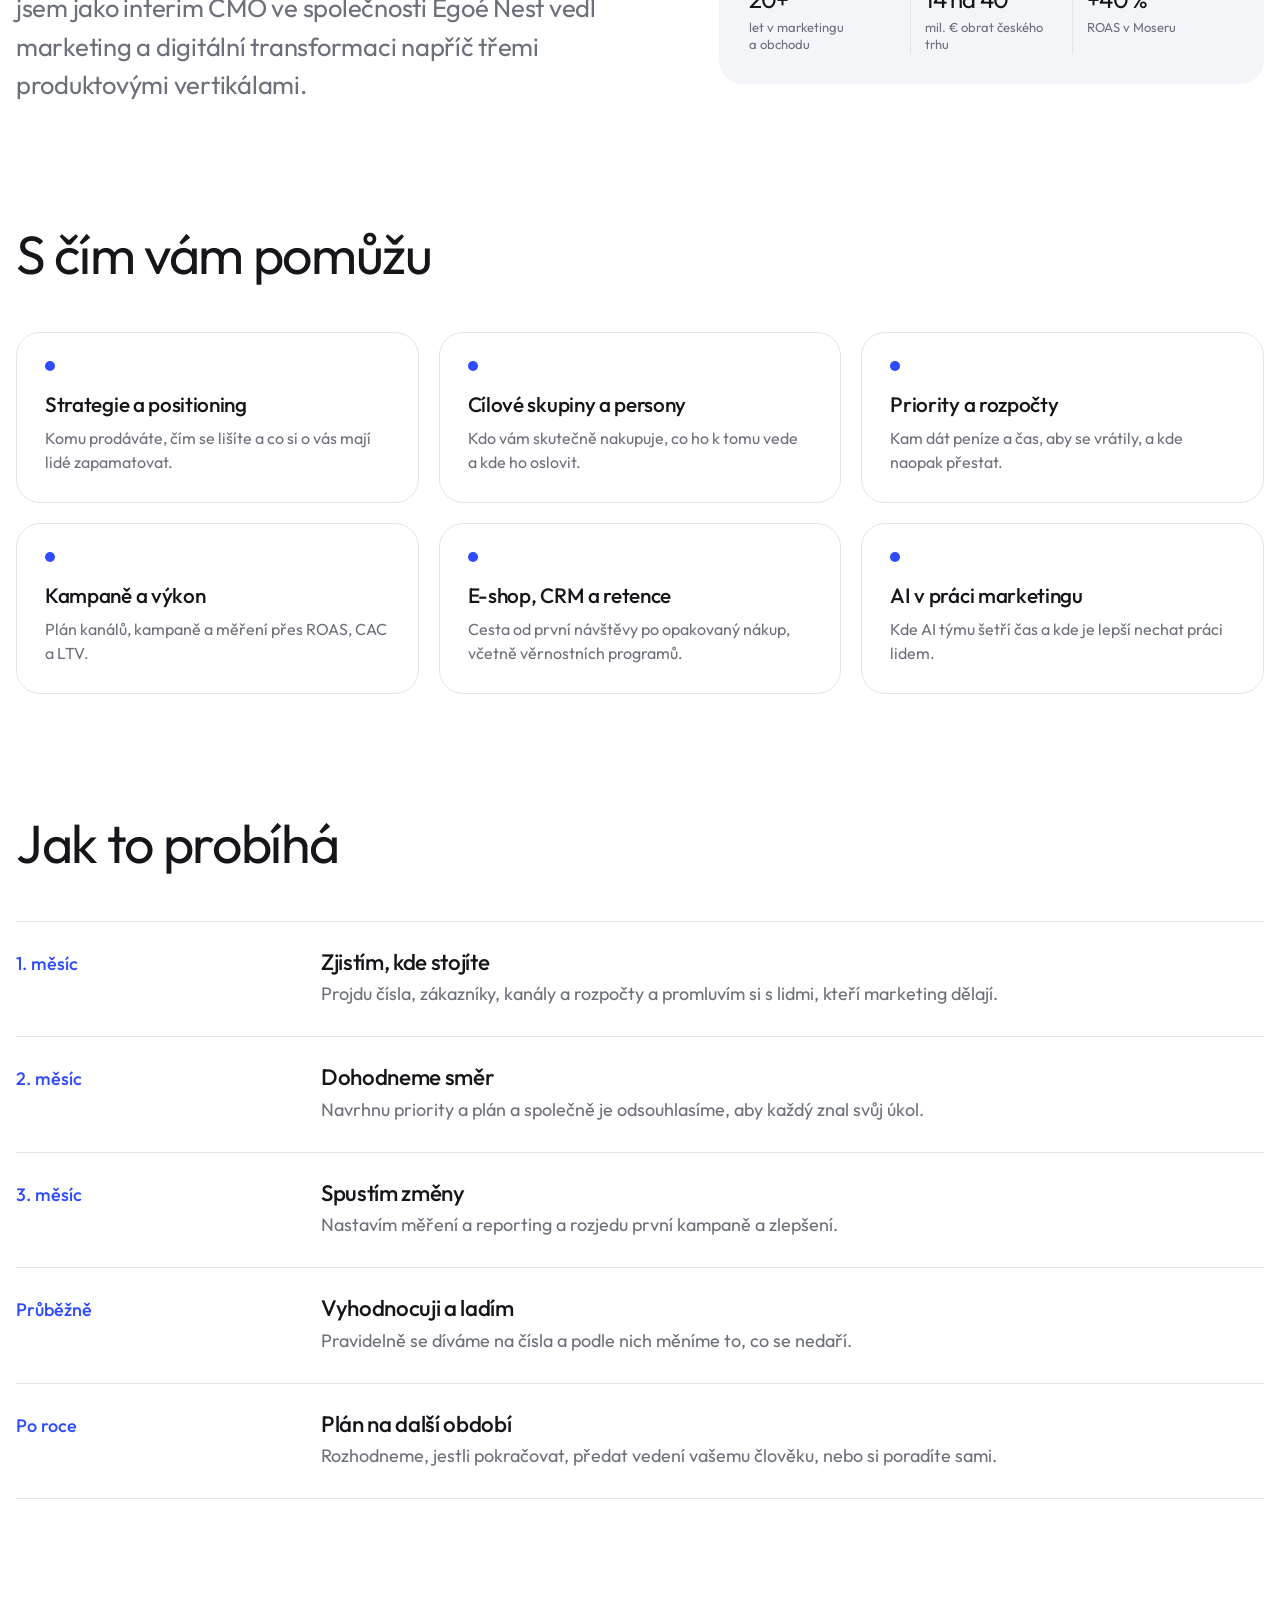
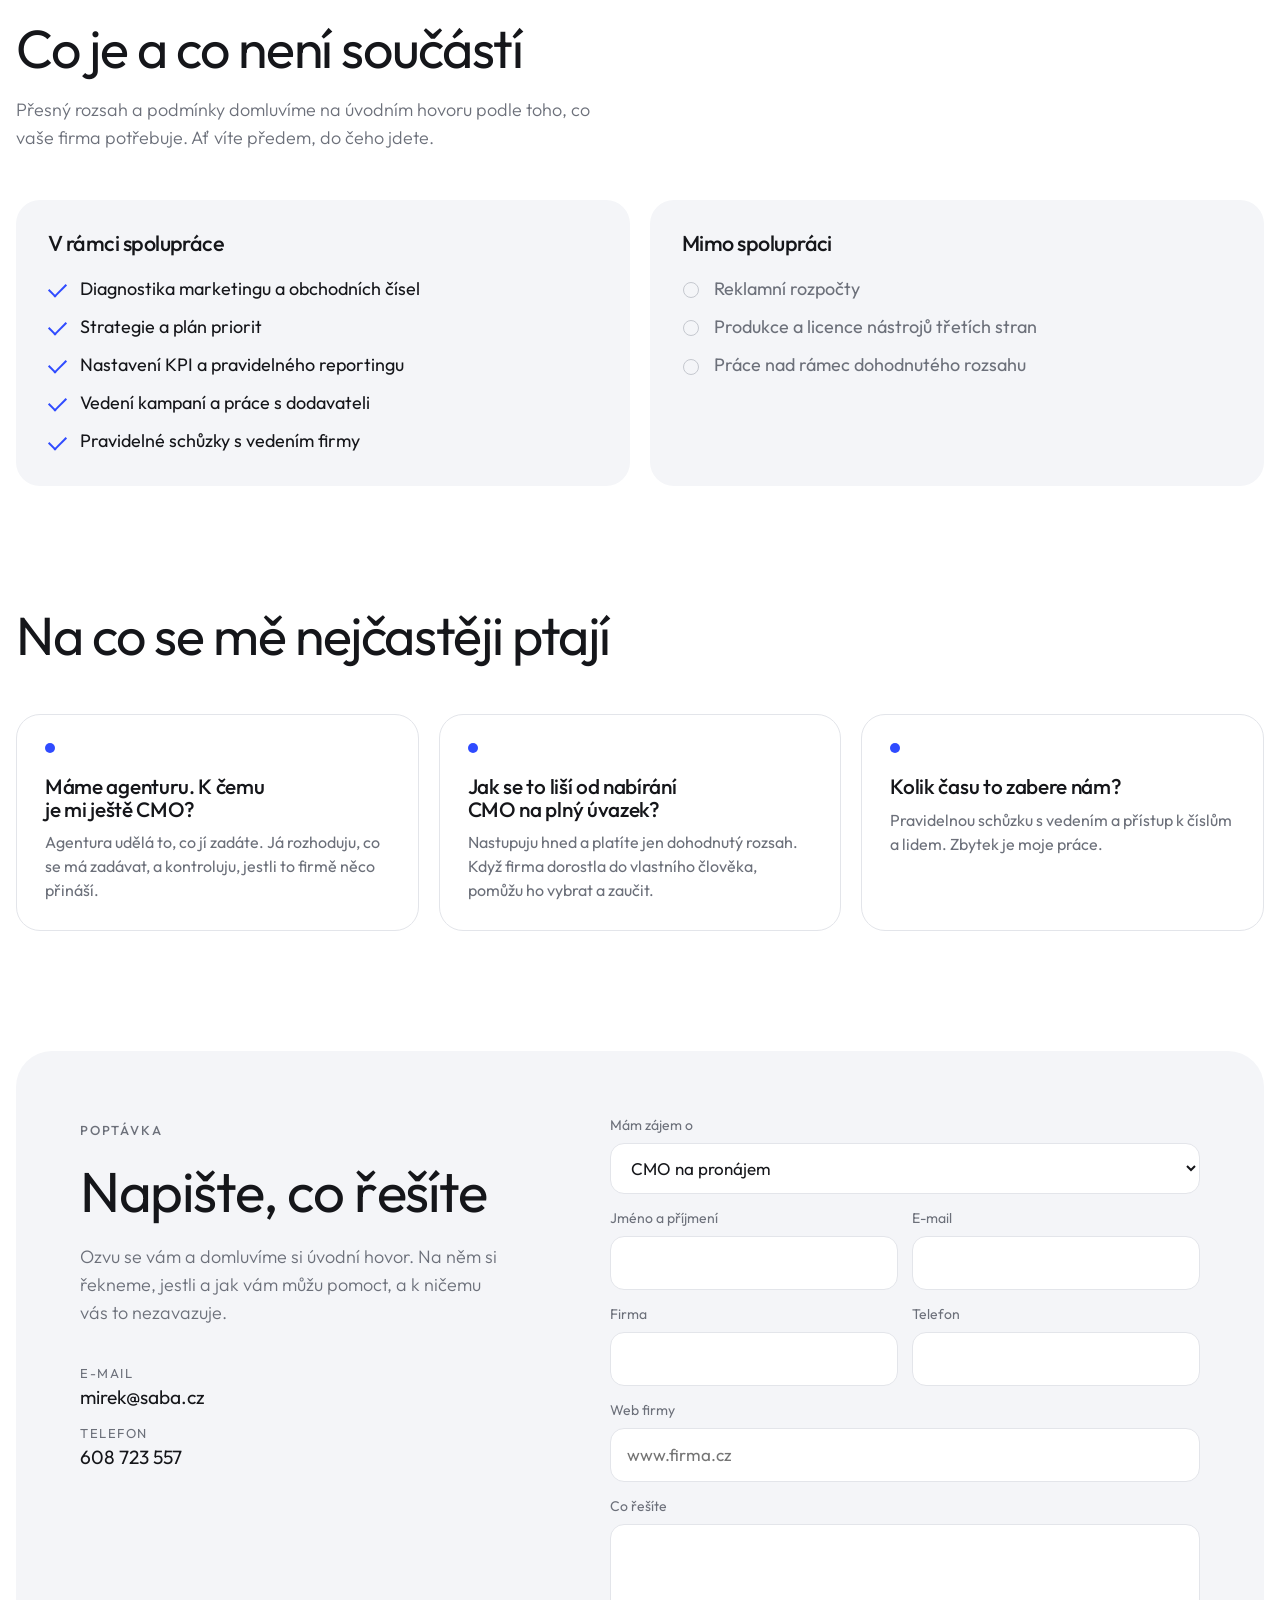
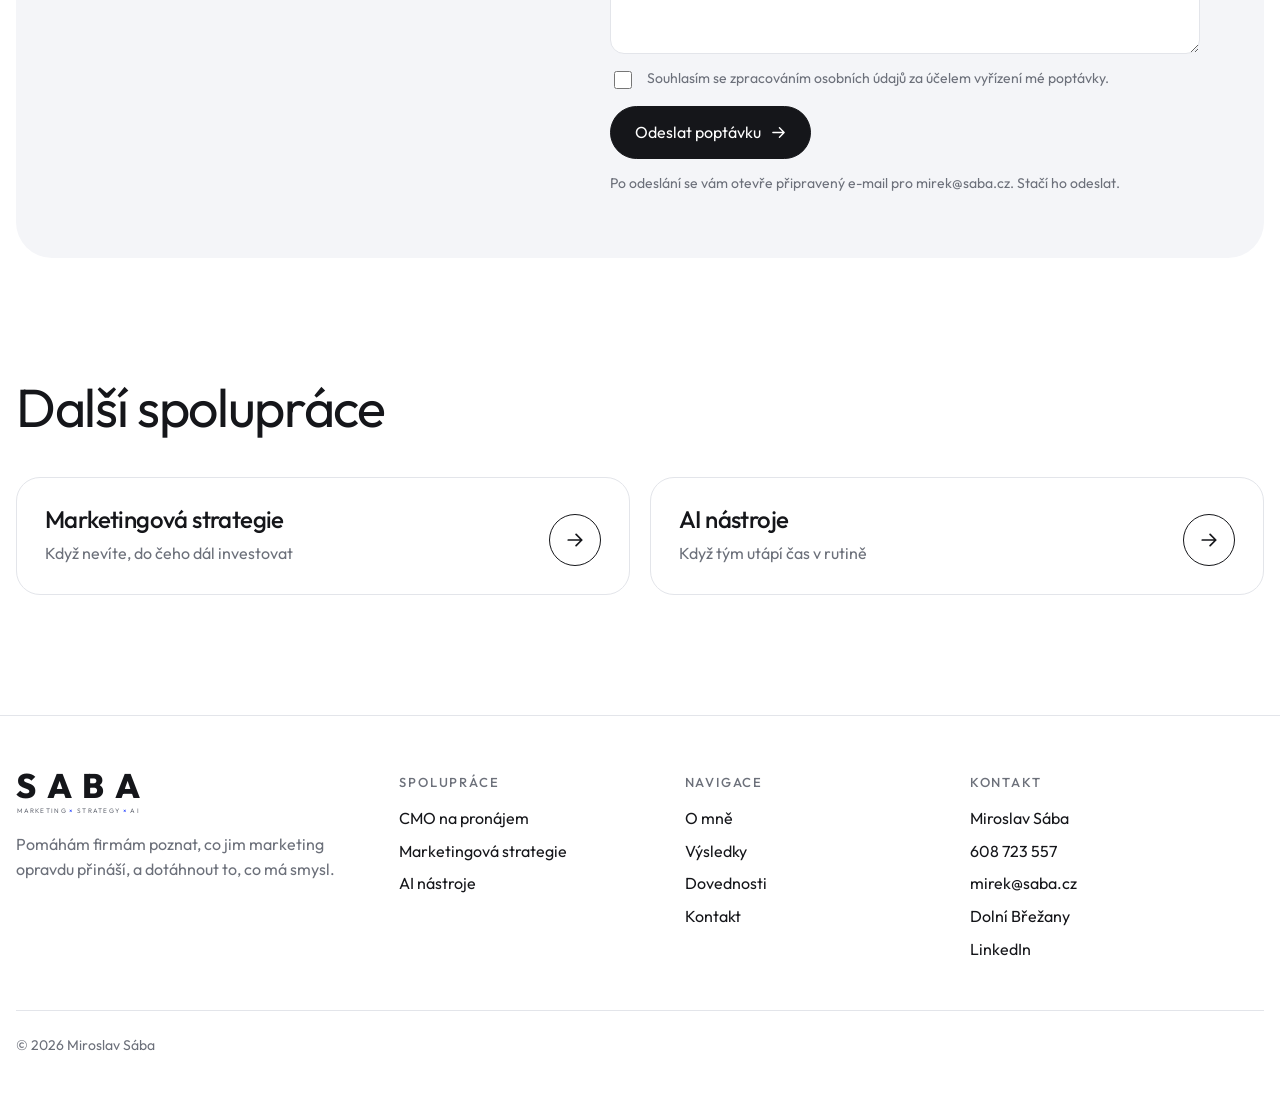
<file: cmo-na-pronajem.html>
<!doctype html>
<html lang="cs">
<head>
<meta charset="utf-8">
<meta name="viewport" content="width=device-width, initial-scale=1, viewport-fit=cover">
<title>CMO na pronájem | SABA Marketing × Strategy × AI</title>
<meta name="description" content="Marketing nemá kdo vést? Dostanete zkušeného šéfa marketingu na dobu, kdy ho potřebujete. Srovnám priority, nastavím čísla a změny s týmem dotáhnu.">
<link rel="preconnect" href="https://fonts.googleapis.com">
<link rel="preconnect" href="https://fonts.gstatic.com" crossorigin>
<link href="https://fonts.googleapis.com/css2?family=Outfit:wght@300;400;500;600&display=swap" rel="stylesheet">
<link rel="stylesheet" href="style.css">
</head>
<body>
<header id="hdr">
  <div class="wrap hbar">
    <a class="logo" href="./" aria-label="SABA Marketing × Strategy × AI, úvodní stránka"><b><span>S</span><span>A</span><span>B</span><span>A</span></b><i>MARKETING <span class="x">×</span> STRATEGY <span class="x">×</span> AI</i></a>
    <nav class="nav" aria-label="Hlavní navigace">
      <div class="links">
        <div class="has-dd"><button class="dd-btn" type="button" aria-haspopup="true" aria-expanded="false">Spolupráce <svg viewBox="0 0 12 12" fill="none" stroke="currentColor" stroke-width="1.6" stroke-linecap="round" stroke-linejoin="round" aria-hidden="true"><path d="M2 4.5l4 4 4-4"/></svg></button><div class="dd"><a href="cmo-na-pronajem.html" class="on">CMO na pronájem<small>Když marketing nemá kdo vést</small></a><a href="marketingova-strategie.html">Marketingová strategie<small>Když nevíte, do čeho dál investovat</small></a><a href="ai-nastroje.html">AI nástroje<small>Když tým utápí čas v rutině</small></a></div></div>
        <a href="./#vysledky">Výsledky</a>
        <a href="./#o-mne">O mně</a>
      </div>
      <a class="pill" href="#objednavka">Domluvit si hovor <svg viewBox="0 0 16 16" fill="none" stroke="currentColor" stroke-width="1.5" stroke-linecap="round" stroke-linejoin="round" aria-hidden="true"><path d="M2 8h12M9 3l5 5-5 5"/></svg></a>
      <button class="menu-btn" id="menubtn" type="button" aria-expanded="false" aria-controls="hdr">Menu</button>
    </nav>
  </div>
</header>
<main id="top">
<div class="hero">
  <div class="wrap phero-in">
    <div>
      <span class="label">Spolupráce</span>
      <h1>CMO na pronájem</h1>
      <p class="lead">Dostanete zkušeného šéfa marketingu na dobu, kdy ho potřebujete, bez nákladů na plný úvazek. Srovnám priority, nastavím čísla, podle kterých poznáte výsledek, a změny s vaším týmem dotáhnu.</p>
      <div class="cta"><a class="pill fill" href="#objednavka">Poptat CMO na pronájem <svg viewBox="0 0 16 16" fill="none" stroke="currentColor" stroke-width="1.5" stroke-linecap="round" stroke-linejoin="round" aria-hidden="true"><path d="M2 8h12M9 3l5 5-5 5"/></svg></a><a class="pill line" href="#postup">Jak to probíhá</a></div>
    </div>
    <aside class="facts"><dl><dt>Pro koho</dt><dd>Pro firmy, které mají tým nebo agenturu, ale chybí jim člověk, který marketing vede a rozhoduje.</dd><dt>Co z toho máte</dt><dd>Jasné priority, čísla, podle kterých poznáte výsledek, a změny, které se opravdu zavedou.</dd><dt>Rozsah</dt><dd>Od pravidelných dnů v týdnu po plné vedení marketingu, podle toho, co firma potřebuje.</dd></dl></aside>
  </div>
</div>
<section>
  <div class="wrap">
    <h2 class="sec-title">Jak spolupracujeme</h2>
    <div class="steps">
      <div class="step"><span class="n">1</span><h3>Marketing dostane jednoho odpovědného člověka</h3><p>V dohodnutém rozsahu jsem vaším šéfem marketingu. Rozhoduji spolu s vedením firmy a ručím za to, že se věci hýbou správným směrem.</p></div>
      <div class="step"><span class="n">2</span><h3>Priority se změní na úkoly s termíny</h3><p>Nic nezůstane na slajdech. Rozepíšu priority na úkoly s termíny a odpovědnými lidmi a hlídám, aby se dělaly.</p></div>
      <div class="step"><span class="n">3</span><h3>Tým i dodavatelé táhnou za jeden provaz</h3><p>Propojím vaše lidi, agentury a freelancery tak, aby věděli, co se od nich čeká, a nedělali práci dvakrát.</p></div>
    </div>
  </div>
</section>
<section>
  <div class="wrap">
    <div class="head"><div><span class="label">Kdo za tím stojí</span></div><h2>Proč zrovna já</h2></div>
    <div class="bio" style="margin-top:48px">
      <div><p class="big">Přes 20 let řídím marketing a obchod. Ve Studiu Moderna jsem vedl rozvoj spotřebitelských značek Dormeo, Delimano a Nutribullet a obrat českého trhu jsem posunul ze 14 na 40 mil. €.</p><p class="big">V Moseru jsem řídil produktové portfolio a datově podložený výkon, který přinesl +40 % ROAS. V roce 2025 jsem jako interim CMO ve společnosti Egoé Nest vedl marketing a digitální transformaci napříč třemi produktovými vertikálami.</p></div>
      <div class="person"><img class="avatar" src="img/mirek-avatar.jpg" width="240" height="240" alt="Miroslav Sába" loading="lazy"><h3>Miroslav Sába</h3><p class="role">Interim CMO a konzultant</p>
        <div class="pstats"><div><b>20+</b><span>let v marketingu a obchodu</span></div><div><b>14 na 40</b><span>mil. € obrat českého trhu</span></div><div><b>+40 %</b><span>ROAS v Moseru</span></div></div></div>
    </div>
  </div>
</section>
<section>
  <div class="wrap">
    <h2 class="sec-title">S čím vám pomůžu</h2>
    <div class="areas">
      <div class="area"><h3>Strategie a positioning</h3><p>Komu prodáváte, čím se lišíte a co si o vás mají lidé zapamatovat.</p></div>
      <div class="area"><h3>Cílové skupiny a persony</h3><p>Kdo vám skutečně nakupuje, co ho k tomu vede a kde ho oslovit.</p></div>
      <div class="area"><h3>Priority a rozpočty</h3><p>Kam dát peníze a čas, aby se vrátily, a kde naopak přestat.</p></div>
      <div class="area"><h3>Kampaně a výkon</h3><p>Plán kanálů, kampaně a měření přes ROAS, CAC a LTV.</p></div>
      <div class="area"><h3>E-shop, CRM a retence</h3><p>Cesta od první návštěvy po opakovaný nákup, včetně věrnostních programů.</p></div>
      <div class="area"><h3>AI v práci marketingu</h3><p>Kde AI týmu šetří čas a kde je lepší nechat práci lidem.</p></div>
    </div>
  </div>
</section>
<section id="postup">
  <div class="wrap">
    <h2 class="sec-title">Jak to probíhá</h2>
    <div class="tl">
      <div class="tli"><span class="k">1. měsíc</span><div><h3>Zjistím, kde stojíte</h3><p>Projdu čísla, zákazníky, kanály a rozpočty a promluvím si s lidmi, kteří marketing dělají.</p></div></div>
      <div class="tli"><span class="k">2. měsíc</span><div><h3>Dohodneme směr</h3><p>Navrhnu priority a plán a společně je odsouhlasíme, aby každý znal svůj úkol.</p></div></div>
      <div class="tli"><span class="k">3. měsíc</span><div><h3>Spustím změny</h3><p>Nastavím měření a reporting a rozjedu první kampaně a zlepšení.</p></div></div>
      <div class="tli"><span class="k">Průběžně</span><div><h3>Vyhodnocuji a ladím</h3><p>Pravidelně se díváme na čísla a podle nich měníme to, co se nedaří.</p></div></div>
      <div class="tli"><span class="k">Po roce</span><div><h3>Plán na další období</h3><p>Rozhodneme, jestli pokračovat, předat vedení vašemu člověku, nebo si poradíte sami.</p></div></div>
    </div>
  </div>
</section>
<section>
  <div class="wrap">
    <h2 class="sec-title">Co je a co není součástí</h2>
    <p class="lead" style="margin-top:18px;max-width:34em">Přesný rozsah a podmínky domluvíme na úvodním hovoru podle toho, co vaše firma potřebuje. Ať víte předem, do čeho jdete.</p>
    <div class="scope">
      <div class="box in"><h3>V rámci spolupráce</h3><ul><li>Diagnostika marketingu a obchodních čísel</li><li>Strategie a plán priorit</li><li>Nastavení KPI a pravidelného reportingu</li><li>Vedení kampaní a práce s dodavateli</li><li>Pravidelné schůzky s vedením firmy</li></ul></div>
      <div class="box out"><h3>Mimo spolupráci</h3><ul><li>Reklamní rozpočty</li><li>Produkce a licence nástrojů třetích stran</li><li>Práce nad rámec dohodnutého rozsahu</li></ul></div>
    </div>
  </div>
</section>
<section>
  <div class="wrap">
    <h2 class="sec-title">Na co se mě nejčastěji ptají</h2>
    <div class="areas">
      <div class="area"><h3>Máme agenturu. K čemu je mi ještě CMO?</h3><p>Agentura udělá to, co jí zadáte. Já rozhoduju, co se má zadávat, a kontroluju, jestli to firmě něco přináší.</p></div>
      <div class="area"><h3>Jak se to liší od nabírání CMO na plný úvazek?</h3><p>Nastupuju hned a platíte jen dohodnutý rozsah. Když firma dorostla do vlastního člověka, pomůžu ho vybrat a zaučit.</p></div>
      <div class="area"><h3>Kolik času to zabere nám?</h3><p>Pravidelnou schůzku s vedením a přístup k číslům a lidem. Zbytek je moje práce.</p></div>
    </div>
  </div>
</section>
<section id="objednavka" class="order">
  <div class="wrap">
    <div class="box">
      <div>
        <span class="label">Poptávka</span>
        <h2 style="margin-top:18px">Napište, co řešíte</h2>
        <p class="lead">Ozvu se vám a domluvíme si úvodní hovor. Na něm si řekneme, jestli a jak vám můžu pomoct, a k ničemu vás to nezavazuje.</p>
        <div class="direct">
          <div><span>E-mail</span><a href="mailto:mirek@saba.cz">mirek@saba.cz</a></div>
          <div><span>Telefon</span><a href="tel:+420608723557">608 723 557</a></div>
        </div>
      </div>
      <form id="orderform" data-service="cmo" novalidate>
        <div class="field"><label for="f-service">Mám zájem o</label><select id="f-service" name="service"><option value="cmo">CMO na pronájem</option><option value="strategie">Marketingová strategie</option><option value="ai">AI nástroje</option><option value="jine">Něco jiného</option></select></div>
        <div class="f2">
          <div class="field"><label for="f-name">Jméno a příjmení</label><input id="f-name" name="name" type="text" autocomplete="name" required></div>
          <div class="field"><label for="f-mail">E-mail</label><input id="f-mail" name="email" type="email" autocomplete="email" required></div>
          <div class="field"><label for="f-firm">Firma</label><input id="f-firm" name="firm" type="text" autocomplete="organization"></div>
          <div class="field"><label for="f-tel">Telefon</label><input id="f-tel" name="tel" type="tel" autocomplete="tel"></div>
        </div>
        <div class="field"><label for="f-web">Web firmy</label><input id="f-web" name="web" type="text" autocomplete="url" placeholder="www.firma.cz"></div>
        <div class="field"><label for="f-msg">Co řešíte</label><textarea id="f-msg" name="message"></textarea></div>
        <label class="consent"><input id="f-consent" type="checkbox" required><span>Souhlasím se zpracováním osobních údajů za účelem vyřízení mé poptávky.</span></label>
        <div><button class="pill fill" type="submit">Odeslat poptávku <svg viewBox="0 0 16 16" fill="none" stroke="currentColor" stroke-width="1.5" stroke-linecap="round" stroke-linejoin="round" aria-hidden="true"><path d="M2 8h12M9 3l5 5-5 5"/></svg></button></div>
        <p class="formnote">Po odeslání se vám otevře připravený e-mail pro mirek@saba.cz. Stačí ho odeslat.</p>
        <div class="sent" id="sent" aria-live="polite">
          <p>Připravil jsem vám e-mail. Pokud se neotevřel, zkopírujte text níže a pošlete ho na mirek@saba.cz.</p>
          <textarea id="sent-text" readonly></textarea>
          <button class="sm" id="sent-copy" type="button">Zkopírovat text</button>
        </div>
      </form>
    </div>
  </div>
</section>
<section>
  <div class="wrap">
    <h2 class="sec-title">Další spolupráce</h2>
    <div class="more-svc">
      <a href="marketingova-strategie.html"><div><h3>Marketingová strategie</h3><p>Když nevíte, do čeho dál investovat</p></div><span class="go"><svg viewBox="0 0 16 16" fill="none" stroke="currentColor" stroke-width="1.5" stroke-linecap="round" stroke-linejoin="round" aria-hidden="true"><path d="M2 8h12M9 3l5 5-5 5"/></svg></span></a>
      <a href="ai-nastroje.html"><div><h3>AI nástroje</h3><p>Když tým utápí čas v rutině</p></div><span class="go"><svg viewBox="0 0 16 16" fill="none" stroke="currentColor" stroke-width="1.5" stroke-linecap="round" stroke-linejoin="round" aria-hidden="true"><path d="M2 8h12M9 3l5 5-5 5"/></svg></span></a>
    </div>
  </div>
</section>
</main>
<footer>
  <div class="wrap">
    <div class="fgrid">
      <div><a class="logo" href="./" aria-label="Zpět na úvod"><b style="font-size:34px"><span>S</span><span>A</span><span>B</span><span>A</span></b><i style="font-size:6.5px">MARKETING <span class="x">×</span> STRATEGY <span class="x">×</span> AI</i></a>
        <p>Pomáhám firmám poznat, co jim marketing opravdu přináší, a dotáhnout to, co má smysl.</p></div>
      <div><h4>Spolupráce</h4><ul><li><a href="cmo-na-pronajem.html">CMO na pronájem</a></li><li><a href="marketingova-strategie.html">Marketingová strategie</a></li><li><a href="ai-nastroje.html">AI nástroje</a></li></ul></div>
      <div><h4>Navigace</h4><ul><li><a href="./#o-mne">O mně</a></li><li><a href="./#vysledky">Výsledky</a></li><li><a href="./#dovednosti">Dovednosti</a></li><li><a href="./#kontakt">Kontakt</a></li></ul></div>
      <div><h4>Kontakt</h4><ul><li>Miroslav Sába</li><li><a href="tel:+420608723557">608 723 557</a></li><li><a href="mailto:mirek@saba.cz">mirek@saba.cz</a></li><li>Dolní Břežany</li><li><a href="https://www.linkedin.com/in/miroslav-saba" target="_blank" rel="noopener">LinkedIn</a></li></ul></div>
    </div>
    <div class="fine"><span>© 2026 Miroslav Sába</span></div>
  </div>
</footer>
<script src="main.js"></script>
</body>
</html>
</file>
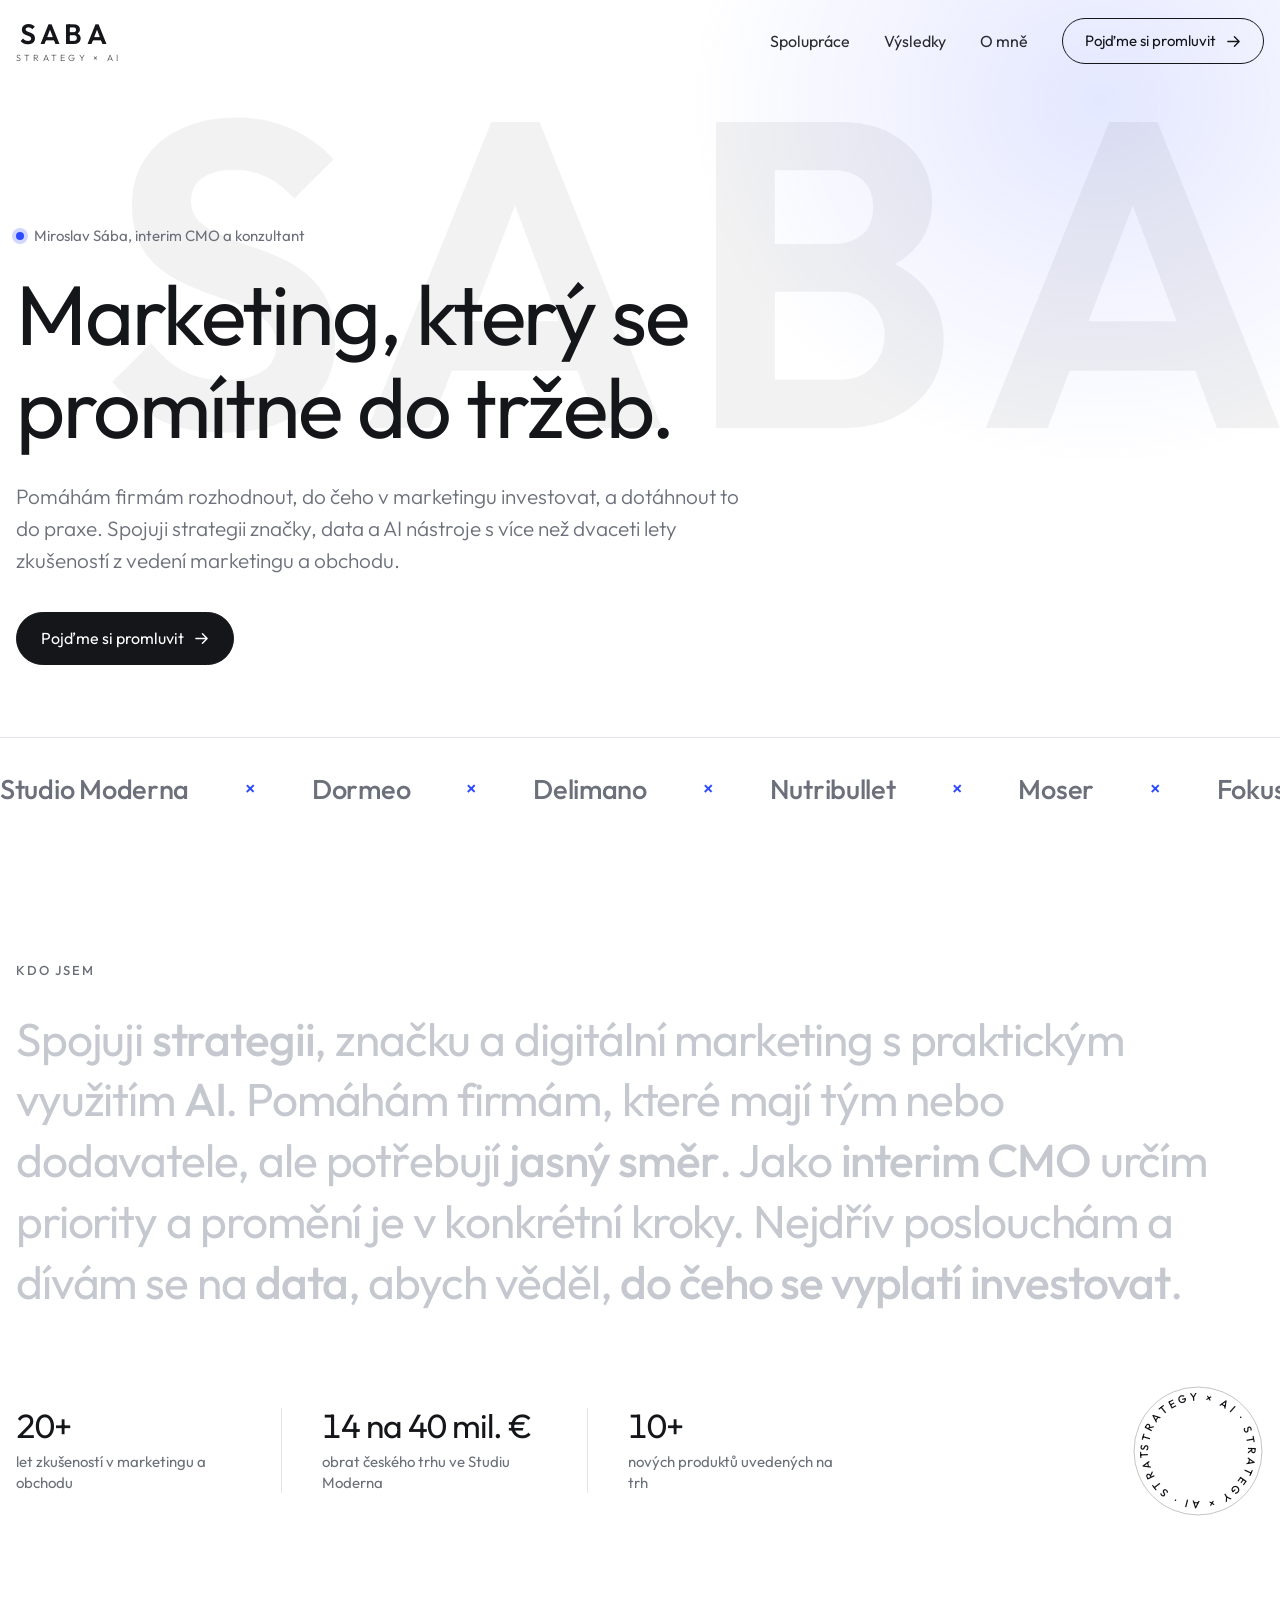
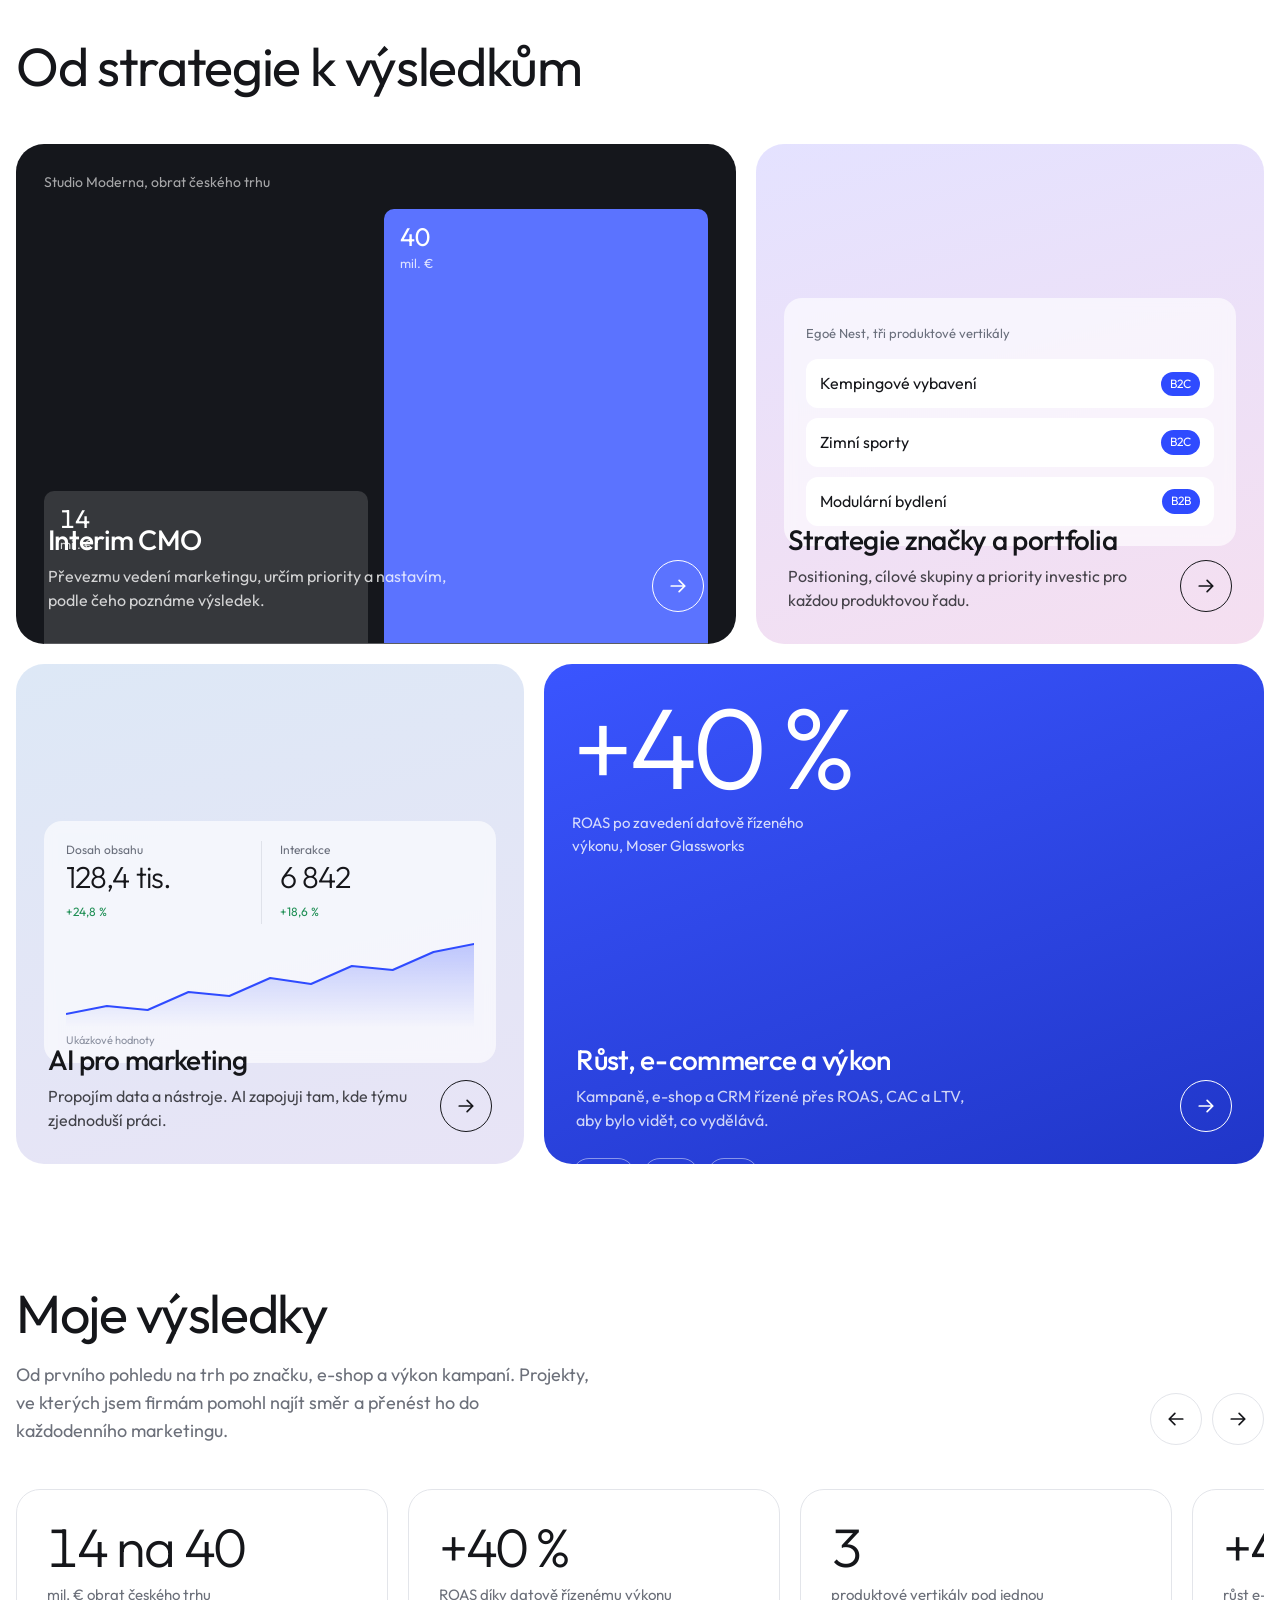
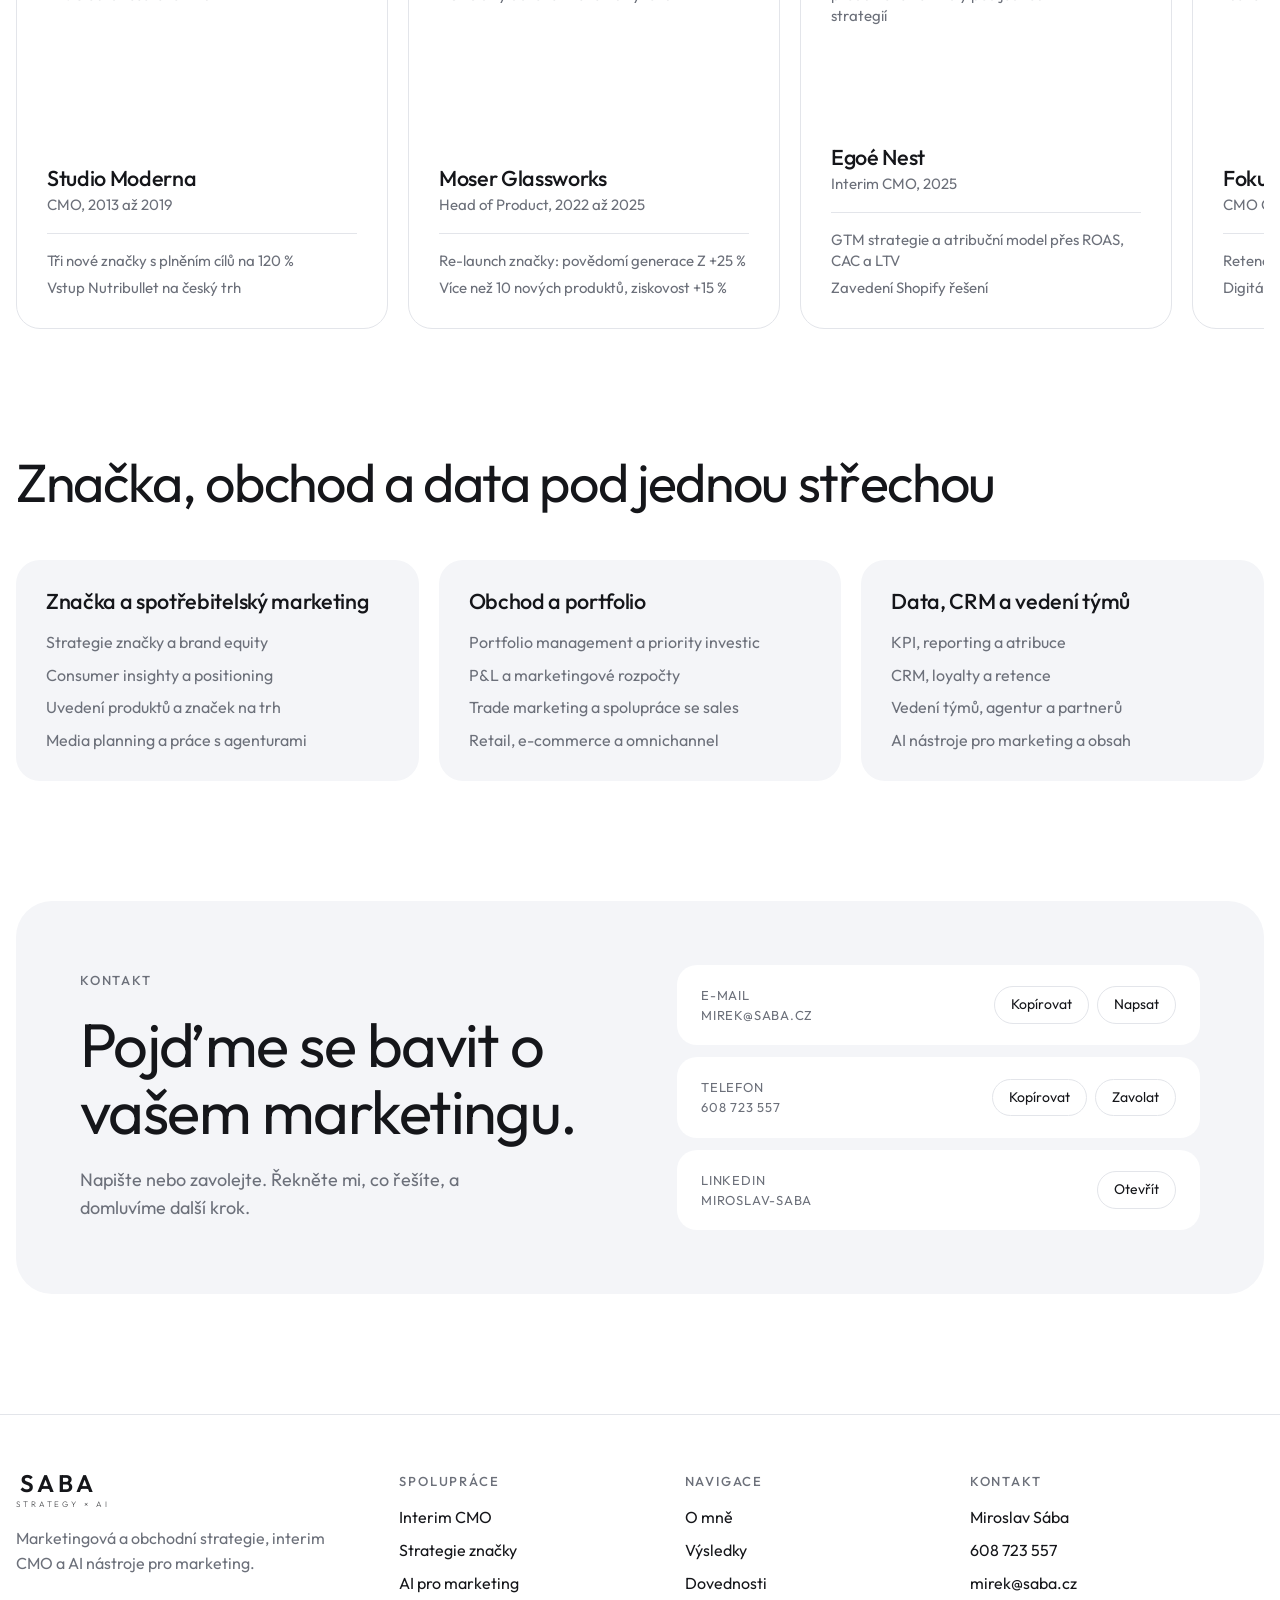
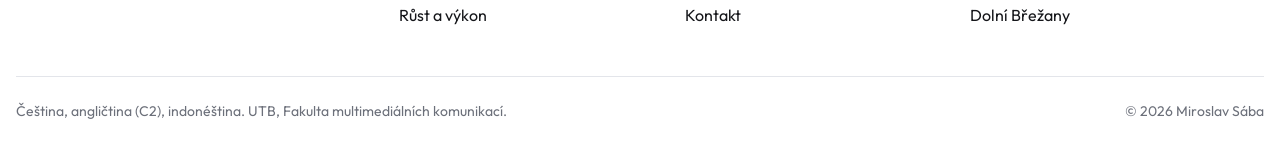
<file: index_1.html>
<!doctype html>
<html lang="cs">
<head>
<meta charset="utf-8">
<meta name="viewport" content="width=device-width, initial-scale=1, viewport-fit=cover">
<title>SABA Strategy × AI</title>
<meta name="description" content="Miroslav Sába. Marketingová a obchodní strategie, interim CMO a AI nástroje pro marketing. Více než 20 let zkušeností z brandů, e-commerce a retailu.">
<link rel="preconnect" href="https://fonts.googleapis.com">
<link rel="preconnect" href="https://fonts.gstatic.com" crossorigin>
<link href="https://fonts.googleapis.com/css2?family=Outfit:wght@300;400;500;600&display=swap" rel="stylesheet">
<style>
/* Layout: full-bleed dark hero with a moving firm strip, light airy sections, rounded service cards with their own visuals, swipeable results */
:root {
  --bg: #ffffff;
  --surface: #f4f5f8;
  --fg: #15161a;
  --muted: #6c707a;
  --dim: #c5c8cf;
  --line: #e3e5ea;
  --accent: #2f4bff;
  --ink: #0e0f13;
  --font: "Outfit", "Helvetica Neue", Arial, sans-serif;
}
:root { color-scheme: light; }

* { box-sizing: border-box; }
html { scroll-behavior: smooth; }
body {
  background: var(--bg); color: var(--fg);
  font-family: var(--font); font-weight: 400; font-size: 18px; line-height: 1.55;
  padding: 0;
}
.wrap {
  max-width: 1328px; margin: 0 auto;
  padding-left: max(16px, env(safe-area-inset-left, 0px));
  padding-right: max(16px, env(safe-area-inset-right, 0px));
}
a { color: inherit; }
p { margin: 0; }
h1, h2, h3 { font-weight: 400; margin: 0; letter-spacing: -0.025em; line-height: 1.1; text-wrap: balance; }
:focus-visible { outline: 2px solid var(--accent); outline-offset: 3px; }
.label { font-size: 13px; font-weight: 500; letter-spacing: 0.14em; text-transform: uppercase; color: var(--muted); }
section { padding-block: 120px 0; }

/* pill button */
.pill {
  display: inline-flex; align-items: center; gap: 10px;
  font: inherit; font-size: 16px; font-weight: 400; color: inherit; text-decoration: none; cursor: pointer;
  padding: 13px 24px; border-radius: 999px; border: 1px solid currentColor; background: transparent;
  transition: background .2s, color .2s, border-color .2s;
}
.pill svg { width: 15px; height: 15px; }
.pill:hover { background: var(--fg); color: var(--bg); border-color: var(--fg); }
.pill.fill { background: var(--fg); color: var(--bg); border-color: var(--fg); }
.pill.fill:hover { background: var(--accent); border-color: var(--accent); color: #fff; }

/* header */
header {
  position: fixed; left: 0; right: 0; top: env(safe-area-inset-top, 0px); z-index: 20;
  color: var(--fg); border-bottom: 1px solid transparent;
  transition: background .25s, color .25s, border-color .25s;
}
header.solid { background: var(--bg); color: var(--fg); border-bottom-color: var(--line); }
.hbar { display: flex; align-items: center; justify-content: space-between; gap: 16px; height: 82px; }
.logo { text-decoration: none; display: inline-flex; flex-direction: column; gap: 5px; line-height: 1; }
.logo b { font-weight: 600; font-size: 28px; letter-spacing: 0.16em; padding-left: 0.16em; }
.logo i { font-style: normal; font-weight: 300; font-size: 9px; letter-spacing: 0.36em; opacity: .75; white-space: nowrap; }
nav { display: flex; align-items: center; gap: 34px; font-size: 16px; }
nav a:not(.pill) { text-decoration: none; opacity: .9; }
nav a:not(.pill):hover { opacity: 1; text-decoration: underline; text-underline-offset: 6px; }
nav .pill { padding: 10px 22px; font-size: 15px; }

/* hero */
.hero {
  position: relative; overflow: hidden; color: var(--fg);
  background:
    radial-gradient(46% 62% at 86% 12%, color-mix(in srgb, var(--accent) 13%, transparent), transparent 70%),
    var(--bg);
}
.hero .ghost {
  position: absolute; right: -2vw; top: 6%; font-weight: 600; font-size: clamp(9rem, 34vw, 30rem);
  letter-spacing: 0.04em; line-height: 1; color: var(--fg); opacity: .05; pointer-events: none; user-select: none; white-space: nowrap;
}
.hero-in { position: relative; padding-top: 220px; padding-bottom: 72px; }
.hero .tag { display: inline-flex; align-items: center; gap: 10px; font-size: 15px; color: var(--muted); }
.hero .tag::before { content: ""; width: 8px; height: 8px; border-radius: 50%; background: var(--accent); box-shadow: 0 0 0 4px color-mix(in srgb, var(--accent) 22%, transparent); }
.hero h1 { font-size: clamp(2.7rem, 6.6vw, 5.6rem); margin-top: 20px; max-width: 13em; }
.hero .lead { margin-top: 26px; font-size: clamp(1.05rem, 1.7vw, 1.3rem); font-weight: 300; color: var(--muted); max-width: 36em; }
.hero .pill { margin-top: 36px; background: var(--fg); color: var(--bg); border-color: var(--fg); }
.hero .pill:hover { background: var(--accent); border-color: var(--accent); color: #fff; }
.marq { position: relative; border-top: 1px solid var(--line); overflow: hidden; padding-block: 30px; }
.marq-track { display: flex; width: max-content; animation: slide 46s linear infinite; }
.marq ul { display: flex; align-items: center; list-style: none; margin: 0; padding: 0; }
.marq li { font-size: 1.7rem; font-weight: 500; letter-spacing: -0.01em; color: var(--muted); white-space: nowrap; padding-right: 56px; display: flex; align-items: center; gap: 56px; }
.marq li::after { content: "×"; font-size: 1.2rem; color: var(--accent); }
@keyframes slide { to { transform: translateX(-50%); } }

/* about */
.about .label { display: block; }
.statement { margin-top: 28px; font-size: clamp(1.6rem, 3.6vw, 3rem); line-height: 1.32; letter-spacing: -0.025em; max-width: 26em; }
.statement strong { font-weight: 500; }
.js-reveal .w { color: var(--dim); transition: color .3s; }
.js-reveal .w.on { color: var(--fg); }
.about-bottom { display: flex; flex-wrap: wrap; align-items: center; justify-content: space-between; gap: 40px; margin-top: 72px; }
.stats { display: flex; flex-wrap: wrap; gap: 28px 0; }
.stat { padding-right: 40px; min-width: 0; }
.stat + .stat { padding-left: 40px; border-left: 1px solid var(--line); }
.stat b { display: block; font-weight: 400; font-size: 2.1rem; letter-spacing: -0.03em; line-height: 1.1; font-variant-numeric: tabular-nums; }
.stat span { display: block; margin-top: 6px; font-size: 15px; color: var(--muted); max-width: 15em; line-height: 1.4; }
.badge { width: 132px; height: 132px; flex: none; }
.badge svg { width: 100%; height: 100%; animation: spin 24s linear infinite; }
@keyframes spin { to { transform: rotate(360deg); } }

/* service cards */
.sec-title { font-size: clamp(2rem, 4.2vw, 3.4rem); }
.grid { display: grid; grid-template-columns: repeat(12, minmax(0, 1fr)); gap: 20px; margin-top: 48px; }
.card {
  position: relative; border-radius: 28px; overflow: hidden; min-height: 500px; padding: 32px;
  display: flex; flex-direction: column; justify-content: flex-end; text-decoration: none; isolation: isolate;
  transition: transform .35s;
}
.card:hover { transform: translateY(-4px); }
.c1 { grid-column: span 7; background: #15171c; color: #fff; }
.c2 { grid-column: span 5; background: linear-gradient(165deg, #e4e2ff, #f5dff0); color: #15161a; }
.c3 { grid-column: span 5; background: linear-gradient(165deg, #dde8f6, #e8e4f6); color: #15161a; }
.c4 { grid-column: span 7; background: linear-gradient(160deg, #3a55ff, #2036c8); color: #fff; }
.viz { position: absolute; left: 28px; right: 28px; top: 28px; bottom: 150px; z-index: -1; }
.card .txt { display: flex; align-items: flex-end; justify-content: space-between; gap: 24px; }
.card h3 { font-size: 1.75rem; font-weight: 500; }
.card .txt p { margin-top: 10px; font-size: 16px; opacity: .78; max-width: 26em; line-height: 1.45; }
.go { flex: none; width: 52px; height: 52px; border-radius: 50%; border: 1px solid currentColor; display: grid; place-items: center; transition: background .2s, color .2s; }
.go svg { width: 18px; height: 18px; }
.card:hover .go { background: #fff; color: #15161a; border-color: #fff; }

/* viz A: growth bars */
.va { display: flex; flex-direction: column; height: 100%; }
.va .cap { font-size: 14px; color: rgba(255,255,255,.62); }
.va .plot { flex: 1; min-height: 0; display: flex; align-items: flex-end; gap: 16px; margin-top: 16px; border-bottom: 1px solid rgba(255,255,255,.3); }
.va .b { flex: 1; min-width: 0; padding: 14px 16px; border-radius: 10px 10px 0 0; background: rgba(255,255,255,.14); color: #fff; font-size: 1.6rem; font-weight: 400; line-height: 1.1; font-variant-numeric: tabular-nums; }
.va .b.hi { background: #5b73ff; }
.va .b small { display: block; margin-top: 4px; font-size: 13px; opacity: .8; }
.va .yrs { display: flex; gap: 16px; margin-top: 8px; font-size: 13px; color: rgba(255,255,255,.62); }
.va .yrs span { flex: 1; }

/* viz B: verticals */
.vb { height: 100%; display: flex; align-items: center; }
.glass { width: 100%; background: rgba(255,255,255,.62); border-radius: 18px; padding: 20px 22px; backdrop-filter: blur(6px); }
.glass .cap { font-size: 13px; color: #6a6f7c; }
.glass ul { list-style: none; margin: 14px 0 0; padding: 0; display: grid; gap: 10px; }
.glass li { display: flex; align-items: center; justify-content: space-between; gap: 12px; padding: 12px 14px; background: #fff; border-radius: 12px; font-size: 16px; color: #15161a; }
.glass li em { font-style: normal; font-size: 12px; color: #fff; background: #2f4bff; padding: 3px 9px; border-radius: 999px; white-space: nowrap; }

/* viz C: sample dashboard */
.vc { height: 100%; display: flex; align-items: center; }
.vc .glass { padding: 20px 22px 14px; }
.kpis { display: flex; gap: 0; }
.kpi { flex: 1; min-width: 0; }
.kpi + .kpi { padding-left: 18px; border-left: 1px solid #dfe2ea; }
.kpi span { display: block; font-size: 12px; color: #6a6f7c; }
.kpi b { display: block; font-weight: 300; font-size: 1.9rem; letter-spacing: -0.03em; color: #15161a; line-height: 1.2; }
.kpi i { font-style: normal; font-size: 12px; color: #1f8f55; }
.vc svg { display: block; width: 100%; height: 92px; margin-top: 12px; }
.vc .note { font-size: 11px; color: #8b90a0; margin-top: 4px; }

/* viz D: ROAS */
.vd { height: 100%; display: flex; flex-direction: column; justify-content: space-between; }
.vd .big { font-weight: 300; font-size: clamp(4.5rem, 9vw, 7.5rem); letter-spacing: -0.05em; line-height: .95; }
.vd .cap { font-size: 15px; opacity: .8; margin-top: 10px; max-width: 18em; }
.vd .chips { display: flex; gap: 8px; flex-wrap: wrap; }
.vd .chips span { font-size: 13px; padding: 6px 14px; border-radius: 999px; border: 1px solid rgba(255,255,255,.45); }

/* results carousel */
.rhead { display: flex; flex-wrap: wrap; align-items: flex-end; justify-content: space-between; gap: 28px; }
.rhead p { color: var(--muted); max-width: 32em; margin-top: 18px; }
.arrows { display: flex; gap: 10px; }
.arr { width: 52px; height: 52px; border-radius: 50%; border: 1px solid var(--line); background: transparent; color: var(--fg); display: grid; place-items: center; cursor: pointer; transition: border-color .2s, background .2s, color .2s; }
.arr:hover { background: var(--fg); color: var(--bg); border-color: var(--fg); }
.arr svg { width: 18px; height: 18px; }
.track { display: flex; gap: 20px; margin-top: 44px; overflow-x: auto; scroll-snap-type: x mandatory; scrollbar-width: none; padding-bottom: 4px; }
.track::-webkit-scrollbar { display: none; }
.rc { flex: 0 0 min(372px, 84%); scroll-snap-align: start; min-height: 440px; border: 1px solid var(--line); border-radius: 24px; padding: 30px; display: flex; flex-direction: column; background: var(--bg); }
.rc .m { font-weight: 300; font-size: 3.4rem; letter-spacing: -0.04em; line-height: 1; font-variant-numeric: tabular-nums; }
.rc .mc { color: var(--muted); font-size: 15px; margin-top: 10px; max-width: 16em; line-height: 1.4; }
.rc .who { margin-top: auto; padding-top: 28px; }
.rc h3 { font-size: 1.35rem; font-weight: 500; letter-spacing: -0.015em; }
.rc .role { color: var(--muted); font-size: 15px; margin-top: 3px; }
.rc ul { list-style: none; margin: 16px 0 0; padding: 16px 0 0; border-top: 1px solid var(--line); display: grid; gap: 6px; font-size: 15px; color: var(--muted); line-height: 1.4; }

/* skills */
.skills { display: grid; grid-template-columns: repeat(3, minmax(0, 1fr)); gap: 20px; margin-top: 48px; }
.sk { background: var(--surface); border-radius: 24px; padding: 30px; min-width: 0; }
.sk h3 { font-size: 1.35rem; font-weight: 500; letter-spacing: -0.015em; }
.sk ul { list-style: none; margin: 18px 0 0; padding: 0; display: grid; gap: 10px; color: var(--muted); font-size: 16px; line-height: 1.4; }

/* contact */
.contact .box { background: var(--surface); border-radius: 36px; padding: clamp(28px, 5vw, 64px); display: grid; grid-template-columns: minmax(0, 1.05fr) minmax(0, 1fr); gap: 48px; align-items: start; }
.contact h2 { font-size: clamp(2.2rem, 4.8vw, 4rem); }
.contact .lead { color: var(--muted); margin-top: 20px; max-width: 26em; }
.rows { display: grid; gap: 12px; min-width: 0; }
.crow { background: var(--bg); border-radius: 20px; padding: 20px 24px; display: flex; flex-wrap: wrap; align-items: center; justify-content: space-between; gap: 10px 20px; min-width: 0; }
.crow .t { min-width: 0; }
.crow .t span { display: block; font-size: 13px; color: var(--muted); letter-spacing: .06em; text-transform: uppercase; }
.crow .val { display: block; font-size: 1.35rem; font-weight: 400; letter-spacing: -0.01em; overflow-wrap: anywhere; user-select: all; }
.acts { display: flex; gap: 8px; }
.sm { font: inherit; font-size: 14px; color: var(--fg); background: transparent; border: 1px solid var(--line); border-radius: 999px; padding: 7px 16px; text-decoration: none; cursor: pointer; transition: border-color .2s, background .2s, color .2s; }
.sm:hover { background: var(--fg); color: var(--bg); border-color: var(--fg); }

/* footer */
footer { margin-top: 120px; border-top: 1px solid var(--line); padding-block: 56px 40px; }
.fgrid { display: grid; grid-template-columns: 1.4fr 1fr 1fr 1.2fr; gap: 40px; }
.fgrid h4 { margin: 0 0 14px; font-size: 13px; font-weight: 500; letter-spacing: .14em; text-transform: uppercase; color: var(--muted); }
.fgrid ul { list-style: none; margin: 0; padding: 0; display: grid; gap: 8px; font-size: 16px; }
.fgrid a { text-decoration: none; }
.fgrid a:hover { text-decoration: underline; text-underline-offset: 4px; }
.fgrid p { color: var(--muted); font-size: 16px; max-width: 22em; margin-top: 18px; }
.fine { margin-top: 48px; padding-top: 24px; border-top: 1px solid var(--line); display: flex; flex-wrap: wrap; gap: 8px 32px; justify-content: space-between; font-size: 14px; color: var(--muted); }

@media (max-width: 980px) {
  .c1, .c2, .c3, .c4 { grid-column: span 12; }
  .skills { grid-template-columns: minmax(0, 1fr); }
  .contact .box { grid-template-columns: minmax(0, 1fr); gap: 32px; }
  .fgrid { grid-template-columns: repeat(2, minmax(0, 1fr)); }
}
@media (max-width: 720px) {
  body { font-size: 17px; }
  nav a:not(.pill) { display: none; }
  section { padding-block: 88px 0; }
  .hbar { height: 70px; }
  .hero-in { padding-top: 160px; padding-bottom: 56px; }
  .marq li { font-size: 1.3rem; }
  .card { min-height: 520px; padding: 24px; }
  .viz { left: 22px; right: 22px; top: 22px; bottom: 170px; }
  .stat { padding-right: 24px; }
  .stat + .stat { padding-left: 24px; }
  .stat:nth-child(3) { padding-left: 0; border-left: 0; }
  .badge { width: 104px; height: 104px; }
  .fgrid { grid-template-columns: minmax(0, 1fr); }
}
@media (prefers-reduced-motion: reduce) {
  html { scroll-behavior: auto; }
  .marq-track, .badge svg { animation: none; }
  * { transition: none !important; }
}
</style>
<style>body{margin:0}img{max-width:100%}</style>
</head>
<body>


<header id="hdr">
  <div class="wrap hbar">
    <a class="logo" href="#top" aria-label="SABA Strategy × AI"><b>SABA</b><i>STRATEGY × AI</i></a>
    <nav aria-label="Hlavní navigace">
      <a href="#sluzby">Spolupráce</a>
      <a href="#vysledky">Výsledky</a>
      <a href="#o-mne">O mně</a>
      <a class="pill" href="#kontakt">Pojďme si promluvit <svg viewBox="0 0 16 16" fill="none" stroke="currentColor" stroke-width="1.5" stroke-linecap="round" stroke-linejoin="round" aria-hidden="true"><path d="M2 8h12M9 3l5 5-5 5"/></svg></a>
    </nav>
  </div>
</header>

<main id="top">
  <div class="hero">
    <div class="ghost" aria-hidden="true">SABA</div>
    <div class="wrap hero-in">
      <span class="tag">Miroslav Sába, interim CMO a konzultant</span>
      <h1>Marketing, který se promítne do tržeb.</h1>
      <p class="lead">Pomáhám firmám rozhodnout, do čeho v marketingu investovat, a dotáhnout to do praxe. Spojuji strategii značky, data a AI nástroje s více než dvaceti lety zkušeností z vedení marketingu a obchodu.</p>
      <a class="pill" href="#kontakt">Pojďme si promluvit <svg viewBox="0 0 16 16" fill="none" stroke="currentColor" stroke-width="1.5" stroke-linecap="round" stroke-linejoin="round" aria-hidden="true"><path d="M2 8h12M9 3l5 5-5 5"/></svg></a>
    </div>
    <div class="marq" aria-label="Firmy a značky, se kterými jsem pracoval">
      <div class="marq-track">
        <ul><li>Studio Moderna</li><li>Dormeo</li><li>Delimano</li><li>Nutribullet</li><li>Moser</li><li>Fokus Optik</li><li>Egoé Nest</li><li>Auto Kelly</li></ul>
        <ul aria-hidden="true"><li>Studio Moderna</li><li>Dormeo</li><li>Delimano</li><li>Nutribullet</li><li>Moser</li><li>Fokus Optik</li><li>Egoé Nest</li><li>Auto Kelly</li></ul>
      </div>
    </div>
  </div>

  <section id="o-mne" class="about">
    <div class="wrap">
      <span class="label">Kdo jsem</span>
      <p class="statement" id="statement">Spojuji <strong>strategii</strong>, značku a digitální marketing s praktickým využitím <strong>AI</strong>. Pomáhám firmám, které mají tým nebo dodavatele, ale potřebují <strong>jasný směr</strong>. Jako <strong>interim CMO</strong> určím priority a promění je v konkrétní kroky. Nejdřív poslouchám a dívám se na <strong>data</strong>, abych věděl, <strong>do čeho se vyplatí investovat</strong>.</p>
      <div class="about-bottom">
        <div class="stats">
          <div class="stat"><b>20+</b><span>let zkušeností v marketingu a obchodu</span></div>
          <div class="stat"><b>14 na 40 mil. €</b><span>obrat českého trhu ve Studiu Moderna</span></div>
          <div class="stat"><b>10+</b><span>nových produktů uvedených na trh</span></div>
        </div>
        <div class="badge" aria-hidden="true">
          <svg viewBox="0 0 132 132">
            <defs><path id="circ" d="M66 66 m-50 0 a50 50 0 1 1 100 0 a50 50 0 1 1 -100 0"/></defs>
            <circle cx="66" cy="66" r="64" fill="none" stroke="currentColor" stroke-opacity=".25"/>
            <text font-size="11" font-weight="500" letter-spacing="3.2" fill="currentColor"><textPath href="#circ">STRATEGY × AI · STRATEGY × AI · STRATEGY × AI · </textPath></text>
          </svg>
        </div>
      </div>
    </div>
  </section>

  <section id="sluzby">
    <div class="wrap">
      <h2 class="sec-title">Od strategie k výsledkům</h2>
      <div class="grid">
        <a class="card c1" href="#kontakt">
          <div class="viz va" aria-hidden="true">
            <span class="cap">Studio Moderna, obrat českého trhu</span>
            <div class="plot">
              <div class="b" style="height:35%">14<small>mil. €</small></div>
              <div class="b hi" style="height:100%">40<small>mil. €</small></div>
            </div>
            <div class="yrs"><span>2013</span><span>2019</span></div>
          </div>
          <div class="txt">
            <div><h3>Interim CMO</h3><p>Převezmu vedení marketingu, určím priority a nastavím, podle čeho poznáme výsledek.</p></div>
            <span class="go"><svg viewBox="0 0 16 16" fill="none" stroke="currentColor" stroke-width="1.5" stroke-linecap="round" stroke-linejoin="round"><path d="M2 8h12M9 3l5 5-5 5"/></svg></span>
          </div>
        </a>
        <a class="card c2" href="#kontakt">
          <div class="viz vb" aria-hidden="true">
            <div class="glass">
              <span class="cap">Egoé Nest, tři produktové vertikály</span>
              <ul>
                <li>Kempingové vybavení <em>B2C</em></li>
                <li>Zimní sporty <em>B2C</em></li>
                <li>Modulární bydlení <em>B2B</em></li>
              </ul>
            </div>
          </div>
          <div class="txt">
            <div><h3>Strategie značky a portfolia</h3><p>Positioning, cílové skupiny a priority investic pro každou produktovou řadu.</p></div>
            <span class="go"><svg viewBox="0 0 16 16" fill="none" stroke="currentColor" stroke-width="1.5" stroke-linecap="round" stroke-linejoin="round"><path d="M2 8h12M9 3l5 5-5 5"/></svg></span>
          </div>
        </a>
        <a class="card c3" href="#kontakt">
          <div class="viz vc" aria-hidden="true">
            <div class="glass">
              <div class="kpis">
                <div class="kpi"><span>Dosah obsahu</span><b>128,4 tis.</b><i>+24,8 %</i></div>
                <div class="kpi"><span>Interakce</span><b>6 842</b><i>+18,6 %</i></div>
              </div>
              <svg viewBox="0 0 300 92" preserveAspectRatio="none"><defs><linearGradient id="g1" x1="0" x2="0" y1="0" y2="1"><stop offset="0" stop-color="#2f4bff" stop-opacity=".28"/><stop offset="1" stop-color="#2f4bff" stop-opacity="0"/></linearGradient></defs><path d="M0 78 L30 70 L60 74 L90 56 L120 60 L150 42 L180 48 L210 30 L240 34 L270 16 L300 8 L300 92 L0 92 Z" fill="url(#g1)"/><path d="M0 78 L30 70 L60 74 L90 56 L120 60 L150 42 L180 48 L210 30 L240 34 L270 16 L300 8" fill="none" stroke="#2f4bff" stroke-width="2" stroke-linejoin="round" vector-effect="non-scaling-stroke"/></svg>
              <p class="note">Ukázkové hodnoty</p>
            </div>
          </div>
          <div class="txt">
            <div><h3>AI pro marketing</h3><p>Propojím data a nástroje. AI zapojuji tam, kde týmu zjednoduší práci.</p></div>
            <span class="go"><svg viewBox="0 0 16 16" fill="none" stroke="currentColor" stroke-width="1.5" stroke-linecap="round" stroke-linejoin="round"><path d="M2 8h12M9 3l5 5-5 5"/></svg></span>
          </div>
        </a>
        <a class="card c4" href="#kontakt">
          <div class="viz vd" aria-hidden="true">
            <div>
              <div class="big">+40 %</div>
              <p class="cap">ROAS po zavedení datově řízeného výkonu, Moser Glassworks</p>
            </div>
            <div class="chips"><span>ROAS</span><span>CAC</span><span>LTV</span></div>
          </div>
          <div class="txt">
            <div><h3>Růst, e-commerce a výkon</h3><p>Kampaně, e-shop a CRM řízené přes ROAS, CAC a LTV, aby bylo vidět, co vydělává.</p></div>
            <span class="go"><svg viewBox="0 0 16 16" fill="none" stroke="currentColor" stroke-width="1.5" stroke-linecap="round" stroke-linejoin="round"><path d="M2 8h12M9 3l5 5-5 5"/></svg></span>
          </div>
        </a>
      </div>
    </div>
  </section>

  <section id="vysledky">
    <div class="wrap">
      <div class="rhead">
        <div>
          <h2 class="sec-title">Moje výsledky</h2>
          <p>Od prvního pohledu na trh po značku, e-shop a výkon kampaní. Projekty, ve kterých jsem firmám pomohl najít směr a přenést ho do každodenního marketingu.</p>
        </div>
        <div class="arrows">
          <button class="arr" id="prev" type="button" aria-label="Předchozí"><svg viewBox="0 0 16 16" fill="none" stroke="currentColor" stroke-width="1.5" stroke-linecap="round" stroke-linejoin="round"><path d="M14 8H2M7 3L2 8l5 5"/></svg></button>
          <button class="arr" id="next" type="button" aria-label="Další"><svg viewBox="0 0 16 16" fill="none" stroke="currentColor" stroke-width="1.5" stroke-linecap="round" stroke-linejoin="round"><path d="M2 8h12M9 3l5 5-5 5"/></svg></button>
        </div>
      </div>
      <div class="track" id="track" tabindex="0" aria-label="Výsledky podle firem">
        <article class="rc">
          <div class="m">14 na 40</div><p class="mc">mil. € obrat českého trhu</p>
          <div class="who"><h3>Studio Moderna</h3><p class="role">CMO, 2013 až 2019</p>
            <ul><li>Tři nové značky s plněním cílů na 120 %</li><li>Vstup Nutribullet na český trh</li></ul></div>
        </article>
        <article class="rc">
          <div class="m">+40 %</div><p class="mc">ROAS díky datově řízenému výkonu</p>
          <div class="who"><h3>Moser Glassworks</h3><p class="role">Head of Product, 2022 až 2025</p>
            <ul><li>Re-launch značky: povědomí generace Z +25 %</li><li>Více než 10 nových produktů, ziskovost +15 %</li></ul></div>
        </article>
        <article class="rc">
          <div class="m">3</div><p class="mc">produktové vertikály pod jednou strategií</p>
          <div class="who"><h3>Egoé Nest</h3><p class="role">Interim CMO, 2025</p>
            <ul><li>GTM strategie a atribuční model přes ROAS, CAC a LTV</li><li>Zavedení Shopify řešení</li></ul></div>
        </article>
        <article class="rc">
          <div class="m">+45 %</div><p class="mc">růst e-commerce</p>
          <div class="who"><h3>Fokus Optik</h3><p class="role">CMO CZ &amp; SK, 2019 až 2020</p>
            <ul><li>Retence zákazníků +30 % díky loyalty a CRM</li><li>Digitální inovace zvýšily ROI o 20 %</li></ul></div>
        </article>
        <article class="rc">
          <div class="m">18 měsíců</div><p class="mc">do ziskovosti nově založeného podniku</p>
          <div class="who"><h3>Safran Ltd., Indonésie</h3><p class="role">CEO a spoluzakladatel, 2009 až 2013</p>
            <ul><li>Hotel, restaurace a travel v regionu Lombok</li><li>Kampaně zvýšily návštěvnost o 35 %</li></ul></div>
        </article>
        <article class="rc">
          <div class="m">80 000</div><p class="mc">zákazníků ve věrnostním programu</p>
          <div class="who"><h3>Auto Kelly</h3><p class="role">Marketing Project Manager, 2006 až 2009</p>
            <ul><li>Marketingový rozpočet 60 mil. Kč</li><li>Růst B2C tržeb o 130 %</li></ul></div>
        </article>
      </div>
    </div>
  </section>

  <section id="dovednosti">
    <div class="wrap">
      <h2 class="sec-title">Značka, obchod a data pod jednou střechou</h2>
      <div class="skills">
        <div class="sk"><h3>Značka a spotřebitelský marketing</h3>
          <ul><li>Strategie značky a brand equity</li><li>Consumer insighty a positioning</li><li>Uvedení produktů a značek na trh</li><li>Media planning a práce s agenturami</li></ul></div>
        <div class="sk"><h3>Obchod a portfolio</h3>
          <ul><li>Portfolio management a priority investic</li><li>P&amp;L a marketingové rozpočty</li><li>Trade marketing a spolupráce se sales</li><li>Retail, e-commerce a omnichannel</li></ul></div>
        <div class="sk"><h3>Data, CRM a vedení týmů</h3>
          <ul><li>KPI, reporting a atribuce</li><li>CRM, loyalty a retence</li><li>Vedení týmů, agentur a partnerů</li><li>AI nástroje pro marketing a obsah</li></ul></div>
      </div>
    </div>
  </section>

  <section id="kontakt" class="contact">
    <div class="wrap">
      <div class="box">
        <div>
          <span class="label">Kontakt</span>
          <h2 style="margin-top:18px">Pojďme se bavit o vašem marketingu.</h2>
          <p class="lead">Napište nebo zavolejte. Řekněte mi, co řešíte, a domluvíme další krok.</p>
        </div>
        <div class="rows">
          <div class="crow"><div class="t"><span>E-mail</span><span class="val">mirek@saba.cz</span></div>
            <div class="acts"><button class="sm" type="button" data-copy="mirek@saba.cz">Kopírovat</button><a class="sm" href="mailto:mirek@saba.cz">Napsat</a></div></div>
          <div class="crow"><div class="t"><span>Telefon</span><span class="val">608 723 557</span></div>
            <div class="acts"><button class="sm" type="button" data-copy="608 723 557">Kopírovat</button><a class="sm" href="tel:+420608723557">Zavolat</a></div></div>
          <div class="crow"><div class="t"><span>LinkedIn</span><span class="val">miroslav-saba</span></div>
            <div class="acts"><a class="sm" href="https://www.linkedin.com/in/miroslav-saba" target="_blank" rel="noopener">Otevřít</a></div></div>
        </div>
      </div>
    </div>
  </section>
</main>

<footer>
  <div class="wrap">
    <div class="fgrid">
      <div>
        <a class="logo" href="#top" aria-label="Zpět nahoru"><b style="font-size:24px">SABA</b><i style="font-size:8px">STRATEGY × AI</i></a>
        <p>Marketingová a obchodní strategie, interim CMO a AI nástroje pro marketing.</p>
      </div>
      <div><h4>Spolupráce</h4><ul><li><a href="#sluzby">Interim CMO</a></li><li><a href="#sluzby">Strategie značky</a></li><li><a href="#sluzby">AI pro marketing</a></li><li><a href="#sluzby">Růst a výkon</a></li></ul></div>
      <div><h4>Navigace</h4><ul><li><a href="#o-mne">O mně</a></li><li><a href="#vysledky">Výsledky</a></li><li><a href="#dovednosti">Dovednosti</a></li><li><a href="#kontakt">Kontakt</a></li></ul></div>
      <div><h4>Kontakt</h4><ul><li>Miroslav Sába</li><li>608 723 557</li><li>mirek@saba.cz</li><li>Dolní Břežany</li></ul></div>
    </div>
    <div class="fine"><span>Čeština, angličtina (C2), indonéština. UTB, Fakulta multimediálních komunikací.</span><span>© 2026 Miroslav Sába</span></div>
  </div>
</footer>

<script>
(function () {
  var hdr = document.getElementById('hdr');
  function onScroll() { hdr.classList.toggle('solid', window.scrollY > 60); }
  window.addEventListener('scroll', onScroll, { passive: true }); onScroll();

  var reduce = window.matchMedia && window.matchMedia('(prefers-reduced-motion: reduce)').matches;
  var st = document.getElementById('statement');
  if (st && !reduce) {
    var words = [];
    (function wrap(node) {
      Array.prototype.slice.call(node.childNodes).forEach(function (n) {
        if (n.nodeType === 3) {
          var frag = document.createDocumentFragment();
          n.textContent.split(/(\s+)/).forEach(function (p) {
            if (!p) return;
            if (/^\s+$/.test(p)) { frag.appendChild(document.createTextNode(p)); return; }
            var s = document.createElement('span'); s.className = 'w'; s.textContent = p; frag.appendChild(s); words.push(s);
          });
          n.parentNode.replaceChild(frag, n);
        } else if (n.nodeType === 1) { wrap(n); }
      });
    })(st);
    st.classList.add('js-reveal');
    var upd = function () {
      var r = st.getBoundingClientRect(), vh = window.innerHeight;
      var p = (vh * 0.92 - r.top) / (vh * 0.55 + r.height * 0.5);
      p = Math.max(0, Math.min(1, p));
      var lit = Math.round(p * words.length * 1.08);
      words.forEach(function (w, i) { w.classList.toggle('on', i < lit); });
    };
    window.addEventListener('scroll', upd, { passive: true }); window.addEventListener('resize', upd); upd();
  }

  var track = document.getElementById('track');
  function step(dir) { track.scrollBy({ left: dir * (track.querySelector('.rc').offsetWidth + 20), behavior: reduce ? 'auto' : 'smooth' }); }
  document.getElementById('prev').addEventListener('click', function () { step(-1); });
  document.getElementById('next').addEventListener('click', function () { step(1); });

  document.querySelectorAll('[data-copy]').forEach(function (btn) {
    var label = btn.textContent;
    btn.addEventListener('click', function () {
      function reset(t) { btn.textContent = t; setTimeout(function () { btn.textContent = label; }, 1600); }
      function fallback() {
        var v = btn.closest('.crow').querySelector('.val');
        var r = document.createRange(); r.selectNodeContents(v);
        var s = window.getSelection(); s.removeAllRanges(); s.addRange(r); reset('Označeno');
      }
      try { navigator.clipboard.writeText(btn.getAttribute('data-copy')).then(function () { reset('Zkopírováno'); }, fallback); } catch (e) { fallback(); }
    });
  });
})();
</script>

</body>
</html>
</file>
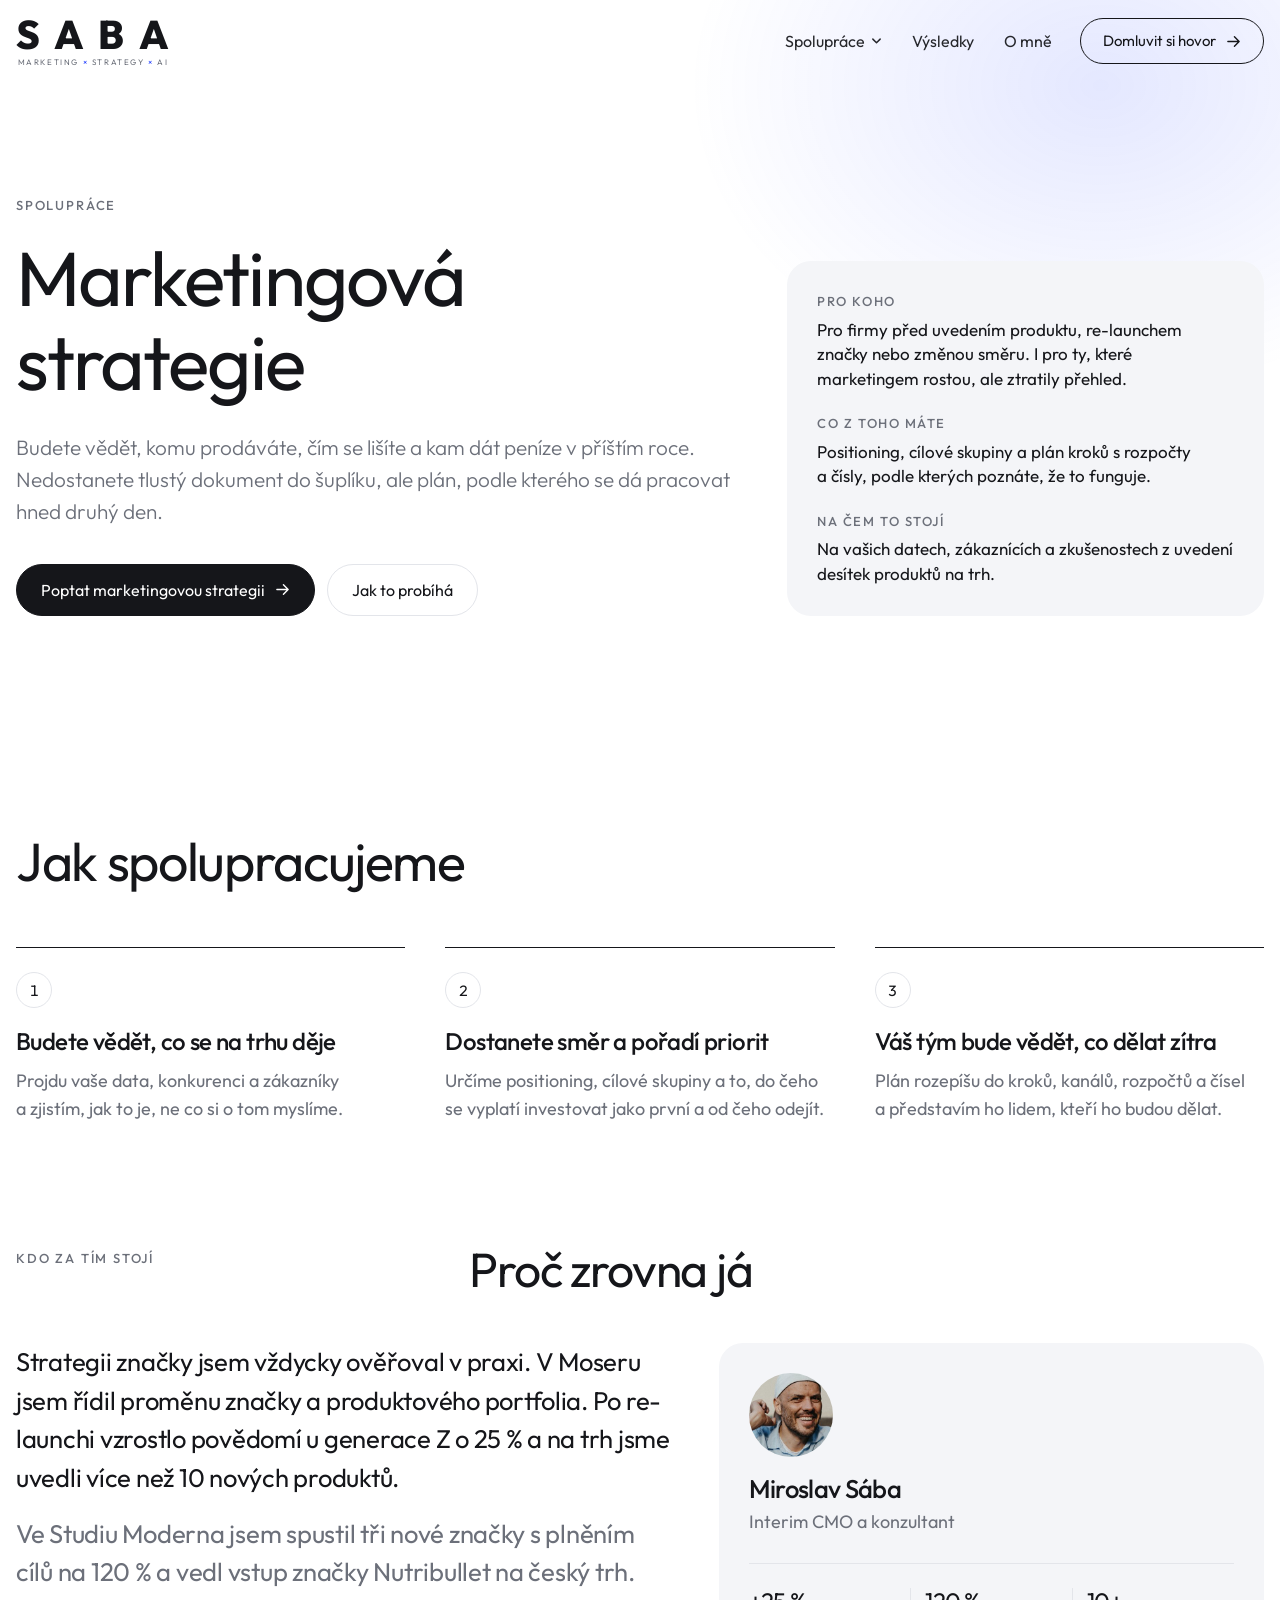
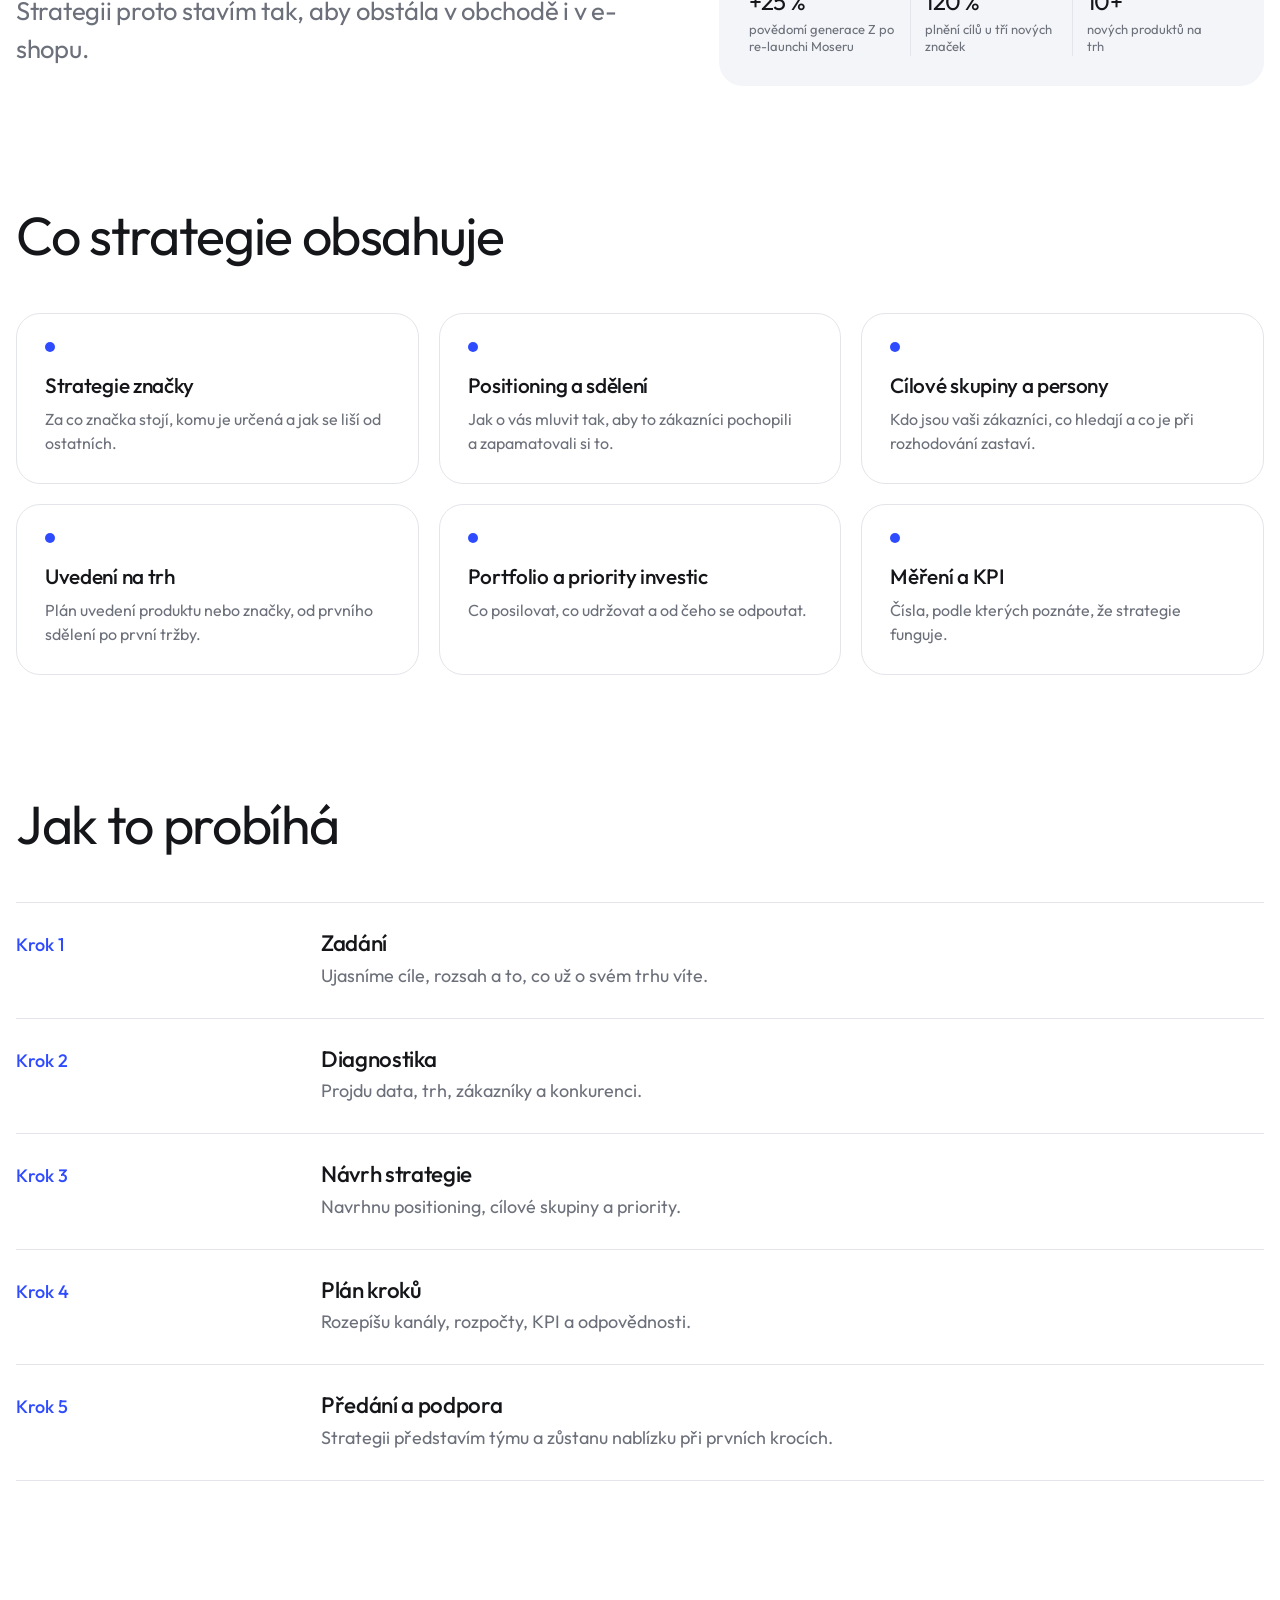
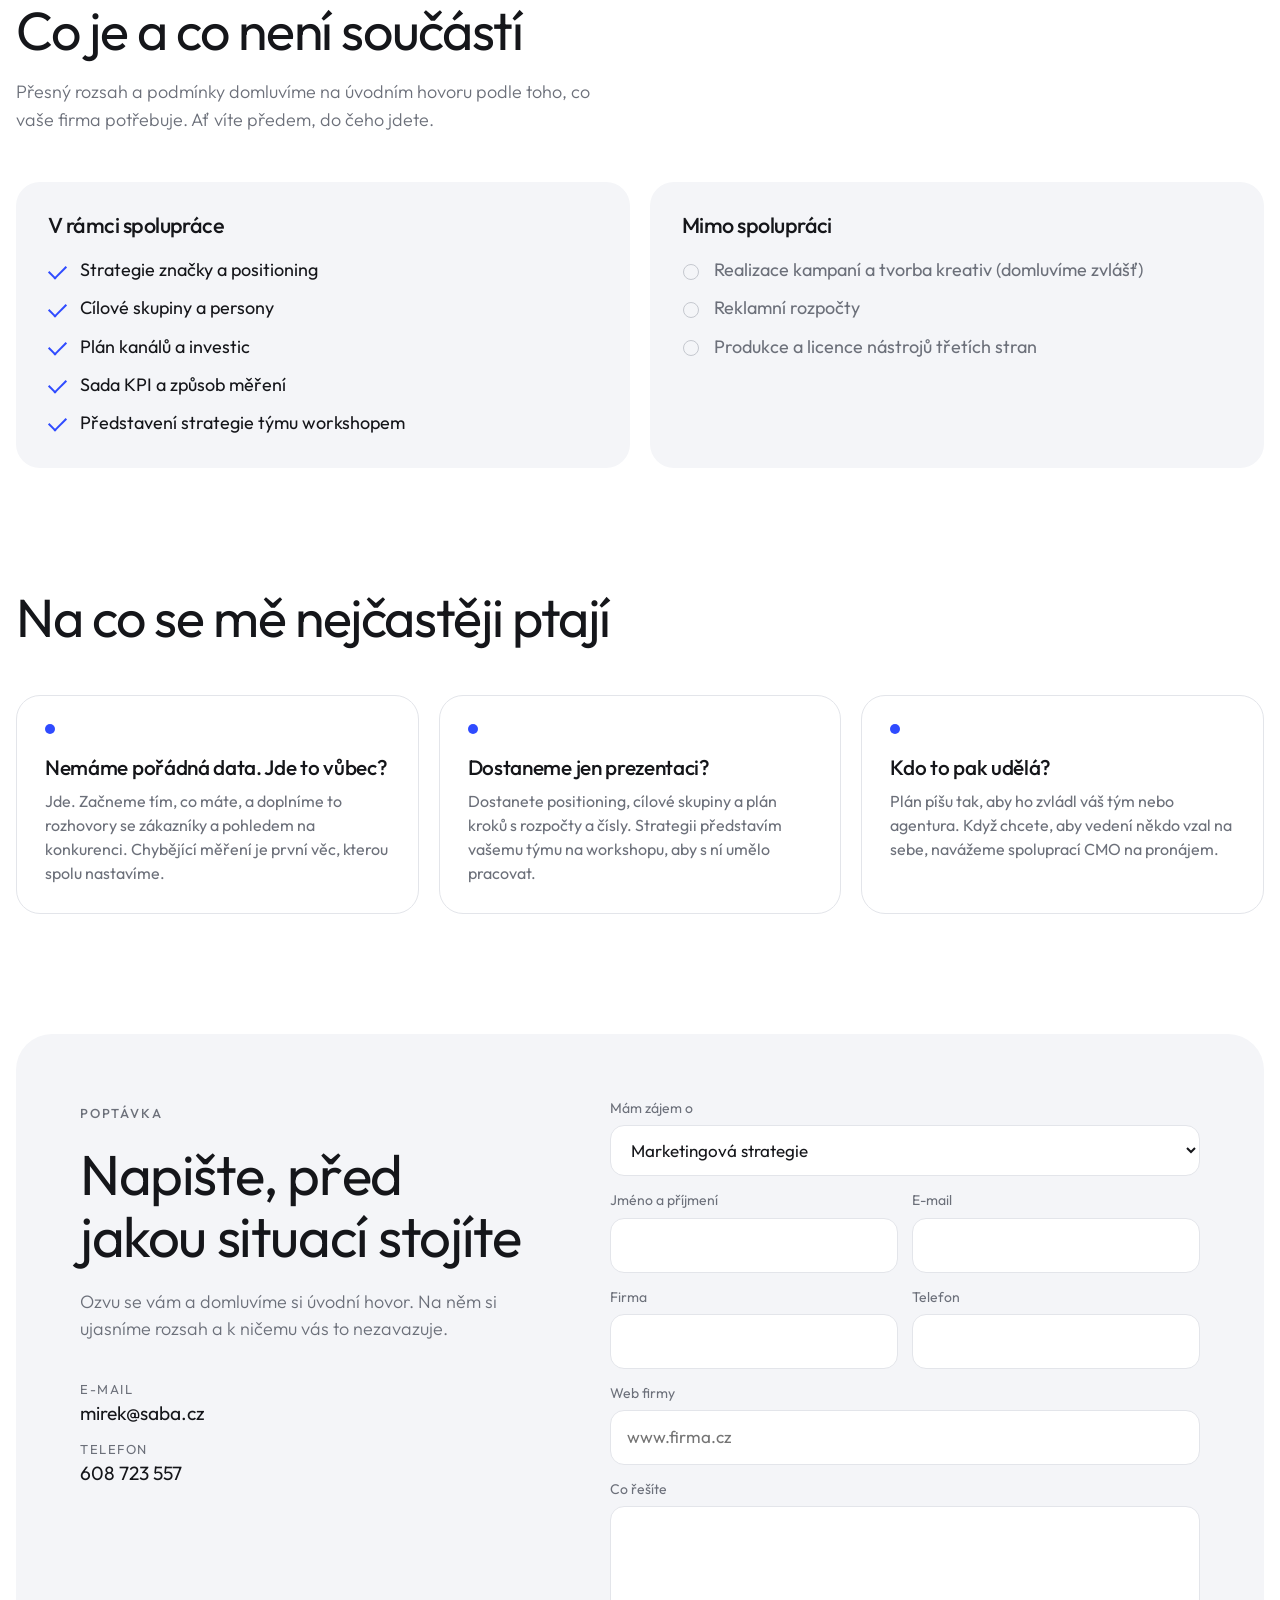
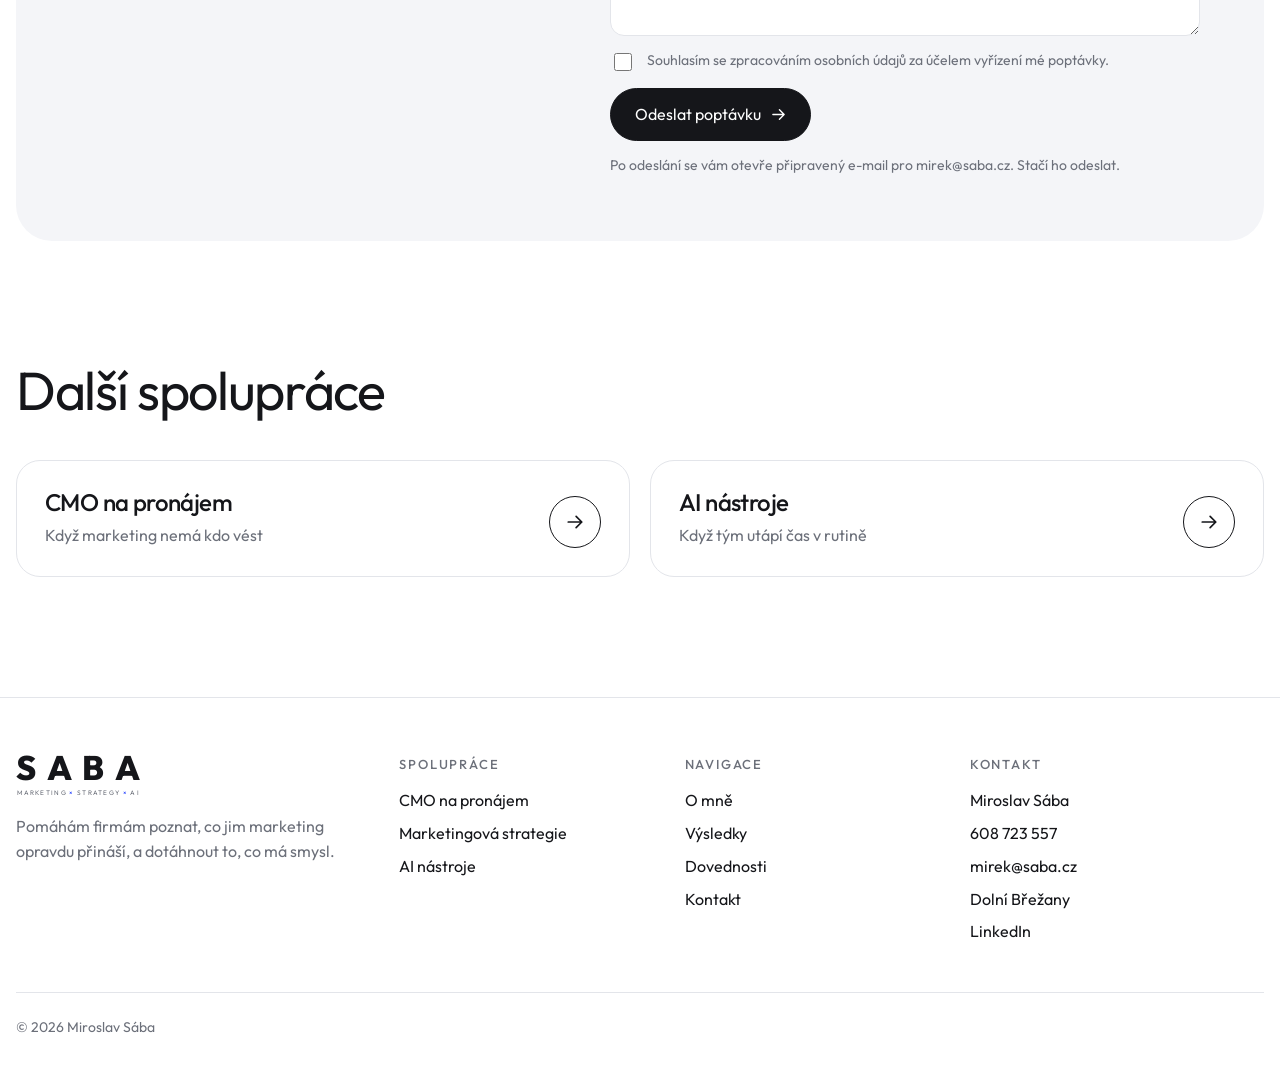
<file: marketingova-strategie.html>
<!doctype html>
<html lang="cs">
<head>
<meta charset="utf-8">
<meta name="viewport" content="width=device-width, initial-scale=1, viewport-fit=cover">
<title>Marketingová strategie | SABA Marketing × Strategy × AI</title>
<meta name="description" content="Nevíte, do čeho v marketingu dál investovat? Budete vědět, komu prodáváte, čím se lišíte a kam dát peníze. Plán, podle kterého se dá pracovat hned.">
<link rel="preconnect" href="https://fonts.googleapis.com">
<link rel="preconnect" href="https://fonts.gstatic.com" crossorigin>
<link href="https://fonts.googleapis.com/css2?family=Outfit:wght@300;400;500;600&display=swap" rel="stylesheet">
<link rel="stylesheet" href="style.css">
</head>
<body>
<header id="hdr">
  <div class="wrap hbar">
    <a class="logo" href="./" aria-label="SABA Marketing × Strategy × AI, úvodní stránka"><b><span>S</span><span>A</span><span>B</span><span>A</span></b><i>MARKETING <span class="x">×</span> STRATEGY <span class="x">×</span> AI</i></a>
    <nav class="nav" aria-label="Hlavní navigace">
      <div class="links">
        <div class="has-dd"><button class="dd-btn" type="button" aria-haspopup="true" aria-expanded="false">Spolupráce <svg viewBox="0 0 12 12" fill="none" stroke="currentColor" stroke-width="1.6" stroke-linecap="round" stroke-linejoin="round" aria-hidden="true"><path d="M2 4.5l4 4 4-4"/></svg></button><div class="dd"><a href="cmo-na-pronajem.html">CMO na pronájem<small>Když marketing nemá kdo vést</small></a><a href="marketingova-strategie.html" class="on">Marketingová strategie<small>Když nevíte, do čeho dál investovat</small></a><a href="ai-nastroje.html">AI nástroje<small>Když tým utápí čas v rutině</small></a></div></div>
        <a href="./#vysledky">Výsledky</a>
        <a href="./#o-mne">O mně</a>
      </div>
      <a class="pill" href="#objednavka">Domluvit si hovor <svg viewBox="0 0 16 16" fill="none" stroke="currentColor" stroke-width="1.5" stroke-linecap="round" stroke-linejoin="round" aria-hidden="true"><path d="M2 8h12M9 3l5 5-5 5"/></svg></a>
      <button class="menu-btn" id="menubtn" type="button" aria-expanded="false" aria-controls="hdr">Menu</button>
    </nav>
  </div>
</header>
<main id="top">
<div class="hero">
  <div class="wrap phero-in">
    <div>
      <span class="label">Spolupráce</span>
      <h1>Marketingová strategie</h1>
      <p class="lead">Budete vědět, komu prodáváte, čím se lišíte a kam dát peníze v příštím roce. Nedostanete tlustý dokument do šuplíku, ale plán, podle kterého se dá pracovat hned druhý den.</p>
      <div class="cta"><a class="pill fill" href="#objednavka">Poptat marketingovou strategii <svg viewBox="0 0 16 16" fill="none" stroke="currentColor" stroke-width="1.5" stroke-linecap="round" stroke-linejoin="round" aria-hidden="true"><path d="M2 8h12M9 3l5 5-5 5"/></svg></a><a class="pill line" href="#postup">Jak to probíhá</a></div>
    </div>
    <aside class="facts"><dl><dt>Pro koho</dt><dd>Pro firmy před uvedením produktu, re-launchem značky nebo změnou směru. I pro ty, které marketingem rostou, ale ztratily přehled.</dd><dt>Co z toho máte</dt><dd>Positioning, cílové skupiny a plán kroků s rozpočty a čísly, podle kterých poznáte, že to funguje.</dd><dt>Na čem to stojí</dt><dd>Na vašich datech, zákaznících a zkušenostech z uvedení desítek produktů na trh.</dd></dl></aside>
  </div>
</div>
<section>
  <div class="wrap">
    <h2 class="sec-title">Jak spolupracujeme</h2>
    <div class="steps">
      <div class="step"><span class="n">1</span><h3>Budete vědět, co se na trhu děje</h3><p>Projdu vaše data, konkurenci a zákazníky a zjistím, jak to je, ne co si o tom myslíme.</p></div>
      <div class="step"><span class="n">2</span><h3>Dostanete směr a pořadí priorit</h3><p>Určíme positioning, cílové skupiny a to, do čeho se vyplatí investovat jako první a od čeho odejít.</p></div>
      <div class="step"><span class="n">3</span><h3>Váš tým bude vědět, co dělat zítra</h3><p>Plán rozepíšu do kroků, kanálů, rozpočtů a čísel a představím ho lidem, kteří ho budou dělat.</p></div>
    </div>
  </div>
</section>
<section>
  <div class="wrap">
    <div class="head"><div><span class="label">Kdo za tím stojí</span></div><h2>Proč zrovna já</h2></div>
    <div class="bio" style="margin-top:48px">
      <div><p class="big">Strategii značky jsem vždycky ověřoval v praxi. V Moseru jsem řídil proměnu značky a produktového portfolia. Po re-launchi vzrostlo povědomí u generace Z o 25 % a na trh jsme uvedli více než 10 nových produktů.</p><p class="big">Ve Studiu Moderna jsem spustil tři nové značky s plněním cílů na 120 % a vedl vstup značky Nutribullet na český trh. Strategii proto stavím tak, aby obstála v obchodě i v e-shopu.</p></div>
      <div class="person"><img class="avatar" src="img/mirek-avatar.jpg" width="240" height="240" alt="Miroslav Sába" loading="lazy"><h3>Miroslav Sába</h3><p class="role">Interim CMO a konzultant</p>
        <div class="pstats"><div><b>+25 %</b><span>povědomí generace Z po re-launchi Moseru</span></div><div><b>120 %</b><span>plnění cílů u tří nových značek</span></div><div><b>10+</b><span>nových produktů na trh</span></div></div></div>
    </div>
  </div>
</section>
<section>
  <div class="wrap">
    <h2 class="sec-title">Co strategie obsahuje</h2>
    <div class="areas">
      <div class="area"><h3>Strategie značky</h3><p>Za co značka stojí, komu je určená a jak se liší od ostatních.</p></div>
      <div class="area"><h3>Positioning a sdělení</h3><p>Jak o vás mluvit tak, aby to zákazníci pochopili a zapamatovali si to.</p></div>
      <div class="area"><h3>Cílové skupiny a persony</h3><p>Kdo jsou vaši zákazníci, co hledají a co je při rozhodování zastaví.</p></div>
      <div class="area"><h3>Uvedení na trh</h3><p>Plán uvedení produktu nebo značky, od prvního sdělení po první tržby.</p></div>
      <div class="area"><h3>Portfolio a priority investic</h3><p>Co posilovat, co udržovat a od čeho se odpoutat.</p></div>
      <div class="area"><h3>Měření a KPI</h3><p>Čísla, podle kterých poznáte, že strategie funguje.</p></div>
    </div>
  </div>
</section>
<section id="postup">
  <div class="wrap">
    <h2 class="sec-title">Jak to probíhá</h2>
    <div class="tl">
      <div class="tli"><span class="k">Krok 1</span><div><h3>Zadání</h3><p>Ujasníme cíle, rozsah a to, co už o svém trhu víte.</p></div></div>
      <div class="tli"><span class="k">Krok 2</span><div><h3>Diagnostika</h3><p>Projdu data, trh, zákazníky a konkurenci.</p></div></div>
      <div class="tli"><span class="k">Krok 3</span><div><h3>Návrh strategie</h3><p>Navrhnu positioning, cílové skupiny a priority.</p></div></div>
      <div class="tli"><span class="k">Krok 4</span><div><h3>Plán kroků</h3><p>Rozepíšu kanály, rozpočty, KPI a odpovědnosti.</p></div></div>
      <div class="tli"><span class="k">Krok 5</span><div><h3>Předání a podpora</h3><p>Strategii představím týmu a zůstanu nablízku při prvních krocích.</p></div></div>
    </div>
  </div>
</section>
<section>
  <div class="wrap">
    <h2 class="sec-title">Co je a co není součástí</h2>
    <p class="lead" style="margin-top:18px;max-width:34em">Přesný rozsah a podmínky domluvíme na úvodním hovoru podle toho, co vaše firma potřebuje. Ať víte předem, do čeho jdete.</p>
    <div class="scope">
      <div class="box in"><h3>V rámci spolupráce</h3><ul><li>Strategie značky a positioning</li><li>Cílové skupiny a persony</li><li>Plán kanálů a investic</li><li>Sada KPI a způsob měření</li><li>Představení strategie týmu workshopem</li></ul></div>
      <div class="box out"><h3>Mimo spolupráci</h3><ul><li>Realizace kampaní a tvorba kreativ (domluvíme zvlášť)</li><li>Reklamní rozpočty</li><li>Produkce a licence nástrojů třetích stran</li></ul></div>
    </div>
  </div>
</section>
<section>
  <div class="wrap">
    <h2 class="sec-title">Na co se mě nejčastěji ptají</h2>
    <div class="areas">
      <div class="area"><h3>Nemáme pořádná data. Jde to vůbec?</h3><p>Jde. Začneme tím, co máte, a doplníme to rozhovory se zákazníky a pohledem na konkurenci. Chybějící měření je první věc, kterou spolu nastavíme.</p></div>
      <div class="area"><h3>Dostaneme jen prezentaci?</h3><p>Dostanete positioning, cílové skupiny a plán kroků s rozpočty a čísly. Strategii představím vašemu týmu na workshopu, aby s ní umělo pracovat.</p></div>
      <div class="area"><h3>Kdo to pak udělá?</h3><p>Plán píšu tak, aby ho zvládl váš tým nebo agentura. Když chcete, aby vedení někdo vzal na sebe, navážeme spoluprací CMO na pronájem.</p></div>
    </div>
  </div>
</section>
<section id="objednavka" class="order">
  <div class="wrap">
    <div class="box">
      <div>
        <span class="label">Poptávka</span>
        <h2 style="margin-top:18px">Napište, před jakou situací stojíte</h2>
        <p class="lead">Ozvu se vám a domluvíme si úvodní hovor. Na něm si ujasníme rozsah a k ničemu vás to nezavazuje.</p>
        <div class="direct">
          <div><span>E-mail</span><a href="mailto:mirek@saba.cz">mirek@saba.cz</a></div>
          <div><span>Telefon</span><a href="tel:+420608723557">608 723 557</a></div>
        </div>
      </div>
      <form id="orderform" data-service="strategie" novalidate>
        <div class="field"><label for="f-service">Mám zájem o</label><select id="f-service" name="service"><option value="cmo">CMO na pronájem</option><option value="strategie">Marketingová strategie</option><option value="ai">AI nástroje</option><option value="jine">Něco jiného</option></select></div>
        <div class="f2">
          <div class="field"><label for="f-name">Jméno a příjmení</label><input id="f-name" name="name" type="text" autocomplete="name" required></div>
          <div class="field"><label for="f-mail">E-mail</label><input id="f-mail" name="email" type="email" autocomplete="email" required></div>
          <div class="field"><label for="f-firm">Firma</label><input id="f-firm" name="firm" type="text" autocomplete="organization"></div>
          <div class="field"><label for="f-tel">Telefon</label><input id="f-tel" name="tel" type="tel" autocomplete="tel"></div>
        </div>
        <div class="field"><label for="f-web">Web firmy</label><input id="f-web" name="web" type="text" autocomplete="url" placeholder="www.firma.cz"></div>
        <div class="field"><label for="f-msg">Co řešíte</label><textarea id="f-msg" name="message"></textarea></div>
        <label class="consent"><input id="f-consent" type="checkbox" required><span>Souhlasím se zpracováním osobních údajů za účelem vyřízení mé poptávky.</span></label>
        <div><button class="pill fill" type="submit">Odeslat poptávku <svg viewBox="0 0 16 16" fill="none" stroke="currentColor" stroke-width="1.5" stroke-linecap="round" stroke-linejoin="round" aria-hidden="true"><path d="M2 8h12M9 3l5 5-5 5"/></svg></button></div>
        <p class="formnote">Po odeslání se vám otevře připravený e-mail pro mirek@saba.cz. Stačí ho odeslat.</p>
        <div class="sent" id="sent" aria-live="polite">
          <p>Připravil jsem vám e-mail. Pokud se neotevřel, zkopírujte text níže a pošlete ho na mirek@saba.cz.</p>
          <textarea id="sent-text" readonly></textarea>
          <button class="sm" id="sent-copy" type="button">Zkopírovat text</button>
        </div>
      </form>
    </div>
  </div>
</section>
<section>
  <div class="wrap">
    <h2 class="sec-title">Další spolupráce</h2>
    <div class="more-svc">
      <a href="cmo-na-pronajem.html"><div><h3>CMO na pronájem</h3><p>Když marketing nemá kdo vést</p></div><span class="go"><svg viewBox="0 0 16 16" fill="none" stroke="currentColor" stroke-width="1.5" stroke-linecap="round" stroke-linejoin="round" aria-hidden="true"><path d="M2 8h12M9 3l5 5-5 5"/></svg></span></a>
      <a href="ai-nastroje.html"><div><h3>AI nástroje</h3><p>Když tým utápí čas v rutině</p></div><span class="go"><svg viewBox="0 0 16 16" fill="none" stroke="currentColor" stroke-width="1.5" stroke-linecap="round" stroke-linejoin="round" aria-hidden="true"><path d="M2 8h12M9 3l5 5-5 5"/></svg></span></a>
    </div>
  </div>
</section>
</main>
<footer>
  <div class="wrap">
    <div class="fgrid">
      <div><a class="logo" href="./" aria-label="Zpět na úvod"><b style="font-size:34px"><span>S</span><span>A</span><span>B</span><span>A</span></b><i style="font-size:6.5px">MARKETING <span class="x">×</span> STRATEGY <span class="x">×</span> AI</i></a>
        <p>Pomáhám firmám poznat, co jim marketing opravdu přináší, a dotáhnout to, co má smysl.</p></div>
      <div><h4>Spolupráce</h4><ul><li><a href="cmo-na-pronajem.html">CMO na pronájem</a></li><li><a href="marketingova-strategie.html">Marketingová strategie</a></li><li><a href="ai-nastroje.html">AI nástroje</a></li></ul></div>
      <div><h4>Navigace</h4><ul><li><a href="./#o-mne">O mně</a></li><li><a href="./#vysledky">Výsledky</a></li><li><a href="./#dovednosti">Dovednosti</a></li><li><a href="./#kontakt">Kontakt</a></li></ul></div>
      <div><h4>Kontakt</h4><ul><li>Miroslav Sába</li><li><a href="tel:+420608723557">608 723 557</a></li><li><a href="mailto:mirek@saba.cz">mirek@saba.cz</a></li><li>Dolní Břežany</li><li><a href="https://www.linkedin.com/in/miroslav-saba" target="_blank" rel="noopener">LinkedIn</a></li></ul></div>
    </div>
    <div class="fine"><span>© 2026 Miroslav Sába</span></div>
  </div>
</footer>
<script src="main.js"></script>
</body>
</html>
</file>
<file: style.css>
/* SABA Strategy × AI. Light only, matching the black on white logo. */
:root {
  color-scheme: light;
  --bg: #ffffff;
  --surface: #f4f5f8;
  --fg: #15161a;
  --muted: #6c707a;
  --dim: #c5c8cf;
  --line: #e3e5ea;
  --accent: #2f4bff;
  --font: "Outfit", "Helvetica Neue", Arial, sans-serif;
}
* { box-sizing: border-box; }
html { scroll-behavior: smooth; }
body {
  margin: 0; background: var(--bg); color: var(--fg);
  font-family: var(--font); font-weight: 400; font-size: 18px; line-height: 1.55;
}
img { max-width: 100%; }
.wrap {
  max-width: 1328px; margin: 0 auto;
  padding-left: max(16px, env(safe-area-inset-left, 0px));
  padding-right: max(16px, env(safe-area-inset-right, 0px));
}
a { color: inherit; }
p { margin: 0; }
h1, h2, h3 { font-weight: 400; margin: 0; letter-spacing: -0.025em; line-height: 1.1; text-wrap: balance; }
:focus-visible { outline: 2px solid var(--accent); outline-offset: 3px; }
.label { font-size: 13px; font-weight: 500; letter-spacing: 0.14em; text-transform: uppercase; color: var(--muted); }
section { padding-block: 120px 0; }
.sec-title { font-size: clamp(2rem, 4.2vw, 3.4rem); }
.lead { color: var(--muted); font-weight: 300; }

/* pill button */
.pill {
  display: inline-flex; align-items: center; gap: 10px;
  font: inherit; font-size: 16px; font-weight: 400; color: inherit; text-decoration: none; cursor: pointer;
  padding: 13px 24px; border-radius: 999px; border: 1px solid currentColor; background: transparent;
  transition: background .2s, color .2s, border-color .2s;
}
.pill svg { width: 15px; height: 15px; flex: none; }
.pill:hover { background: var(--fg); color: var(--bg); border-color: var(--fg); }
.pill.fill { background: var(--fg); color: var(--bg); border-color: var(--fg); }
.pill.fill:hover { background: var(--accent); border-color: var(--accent); color: #fff; }
.pill.line { border-color: var(--line); }
.pill.line:hover { border-color: var(--fg); background: transparent; color: var(--fg); }

/* header */
header {
  position: fixed; left: 0; right: 0; top: env(safe-area-inset-top, 0px); z-index: 20;
  color: var(--fg); border-bottom: 1px solid transparent;
  transition: background .25s, border-color .25s;
}
header.solid, header.open { background: var(--bg); border-bottom-color: var(--line); }
.hbar { display: flex; align-items: center; justify-content: space-between; gap: 16px; height: 82px; }
.logo { text-decoration: none; display: inline-flex; flex-direction: column; gap: 5px; line-height: 1; }
.logo b { font-weight: 600; font-size: 28px; letter-spacing: 0.16em; padding-left: 0.16em; }
.logo i { font-style: normal; font-weight: 300; font-size: 9px; letter-spacing: 0.36em; color: var(--muted); white-space: nowrap; }
.logo .x { color: var(--accent); }
.nav { display: flex; align-items: center; gap: 28px; font-size: 16px; }
.links { display: flex; align-items: center; gap: 30px; }
.links > a, .dd-btn { text-decoration: none; opacity: .92; }
.links > a:hover, .dd-btn:hover { opacity: 1; text-decoration: underline; text-underline-offset: 6px; }
.nav .pill { padding: 10px 22px; font-size: 15px; white-space: nowrap; }
.has-dd { position: relative; }
.has-dd::after { content: ""; position: absolute; left: 0; right: 0; top: 100%; height: 14px; }
.dd-btn { font: inherit; background: none; border: 0; color: inherit; cursor: pointer; display: inline-flex; align-items: center; gap: 6px; padding: 8px 0; }
.dd-btn svg { width: 11px; height: 11px; }
.dd { position: absolute; top: calc(100% + 10px); left: -18px; width: 320px; background: var(--bg); border: 1px solid var(--line); border-radius: 20px; padding: 8px; display: none; box-shadow: 0 24px 48px rgba(21, 22, 26, .08); }
.has-dd:hover .dd, .has-dd:focus-within .dd, .has-dd.open .dd { display: block; }
.dd a { display: block; padding: 12px 14px; border-radius: 12px; text-decoration: none; font-size: 16px; }
.dd a:hover, .dd a.on { background: var(--surface); }
.dd a small { display: block; color: var(--muted); font-size: 13px; line-height: 1.35; margin-top: 2px; }
.menu-btn { display: none; font: inherit; font-size: 15px; color: inherit; background: transparent; border: 1px solid var(--line); border-radius: 999px; padding: 9px 18px; cursor: pointer; }

/* hero (home and subpages) */
.hero {
  position: relative; overflow: hidden; color: var(--fg);
  background: radial-gradient(46% 62% at 86% 12%, color-mix(in srgb, var(--accent) 13%, transparent), transparent 70%), var(--bg);
}
.hero .ghost {
  position: absolute; right: -1vw; top: 14%; font-weight: 600; font-size: clamp(8rem, 26vw, 24rem);
  letter-spacing: 0.04em; line-height: 1; color: var(--fg); opacity: .04; pointer-events: none; user-select: none; white-space: nowrap;
}
.hero-in { position: relative; padding-top: 220px; padding-bottom: 72px; }
.tag { display: inline-flex; align-items: center; gap: 10px; font-size: 15px; color: var(--muted); }
.tag::before { content: ""; width: 8px; height: 8px; border-radius: 50%; background: var(--accent); box-shadow: 0 0 0 4px color-mix(in srgb, var(--accent) 22%, transparent); }
.hero h1 { font-size: clamp(2.7rem, 6.6vw, 5.6rem); margin-top: 20px; max-width: 13em; }
.hero .lead { margin-top: 26px; font-size: clamp(1.05rem, 1.7vw, 1.3rem); max-width: 36em; }
.hero .cta { display: flex; flex-wrap: wrap; gap: 12px; margin-top: 36px; }
.marq { position: relative; border-top: 1px solid var(--line); overflow: hidden; padding-block: 30px; }
.marq-track { display: flex; width: max-content; animation: slide 46s linear infinite; }
.marq ul { display: flex; align-items: center; list-style: none; margin: 0; padding: 0; }
.marq li { font-size: 1.7rem; font-weight: 500; letter-spacing: -0.01em; color: var(--muted); white-space: nowrap; padding-right: 56px; display: flex; align-items: center; gap: 56px; }
.marq li::after { content: "×"; font-size: 1.2rem; color: var(--accent); }
@keyframes slide { to { transform: translateX(-50%); } }

.phero-in { position: relative; padding-top: 190px; padding-bottom: 96px; display: grid; grid-template-columns: minmax(0, 1.5fr) minmax(0, 1fr); gap: 56px; align-items: end; }
.phero-in h1 { font-size: clamp(2.6rem, 6vw, 5rem); margin-top: 18px; }
.facts { background: var(--surface); border-radius: 24px; padding: 30px; }
.facts dl { margin: 0; }
.facts dt { font-size: 13px; font-weight: 500; letter-spacing: .12em; text-transform: uppercase; color: var(--muted); }
.facts dd { margin: 6px 0 22px; font-size: 17px; line-height: 1.45; }
.facts dd:last-child { margin-bottom: 0; }

/* about (home) */
.about .label { display: block; }
.statement { margin-top: 28px; font-size: clamp(1.6rem, 3.6vw, 3rem); line-height: 1.32; letter-spacing: -0.025em; max-width: 26em; }
.statement strong { font-weight: 500; }
.js-reveal .w { color: var(--dim); transition: color .3s; }
.js-reveal .w.on { color: var(--fg); }
.about-bottom { display: flex; flex-wrap: wrap; align-items: center; justify-content: space-between; gap: 40px; margin-top: 72px; }
.stats { display: flex; flex-wrap: wrap; gap: 28px 0; }
.stat { padding-right: 40px; min-width: 0; }
.stat + .stat { padding-left: 40px; border-left: 1px solid var(--line); }
.stat b { display: block; font-weight: 400; font-size: 2.1rem; letter-spacing: -0.03em; line-height: 1.1; font-variant-numeric: tabular-nums; }
.stat span { display: block; margin-top: 6px; font-size: 15px; color: var(--muted); max-width: 15em; line-height: 1.4; }
.badge { width: 132px; height: 132px; flex: none; }
.badge svg { width: 100%; height: 100%; animation: spin 24s linear infinite; }
@keyframes spin { to { transform: rotate(360deg); } }

/* service cards (home) */
.grid { display: grid; grid-template-columns: repeat(12, minmax(0, 1fr)); gap: 20px; margin-top: 48px; }
.card {
  position: relative; border-radius: 28px; overflow: hidden; min-height: 620px; padding: 30px;
  display: flex; flex-direction: column; justify-content: flex-end; text-decoration: none; isolation: isolate;
  grid-column: span 4; transition: transform .35s;
}
.card:hover { transform: translateY(-4px); }
.c1 { background: #15171c; color: #fff; }
.c2 { background: linear-gradient(165deg, #e4e2ff, #f5dff0); color: #15161a; }
.c3 { background: linear-gradient(165deg, #dde8f6, #e8e4f6); color: #15161a; }
.viz { position: absolute; left: 26px; right: 26px; top: 26px; bottom: 280px; z-index: -1; }
.card .txt { display: flex; align-items: flex-end; justify-content: space-between; gap: 20px; }
.card h3 { font-size: 1.7rem; font-weight: 500; }
.card .txt p { margin-top: 10px; font-size: 16px; opacity: .78; line-height: 1.45; }
.card .txt p strong { display: block; font-weight: 500; margin-bottom: 6px; }
.card .more { display: block; margin-top: 14px; font-size: 14px; font-weight: 500; letter-spacing: .04em; opacity: .9; }
.go { flex: none; width: 52px; height: 52px; border-radius: 50%; border: 1px solid currentColor; display: grid; place-items: center; transition: background .2s, color .2s; }
.go svg { width: 18px; height: 18px; }
.card:hover .go { background: #fff; color: #15161a; border-color: #fff; }

.va { display: flex; flex-direction: column; }
.va .cap { font-size: 14px; color: rgba(255,255,255,.62); }
.va .plot { flex: 1; min-height: 0; display: flex; align-items: flex-end; gap: 14px; margin-top: 16px; border-bottom: 1px solid rgba(255,255,255,.3); }
.va .b { flex: 1; min-width: 0; padding: 12px 14px; border-radius: 10px 10px 0 0; background: rgba(255,255,255,.14); color: #fff; font-size: 1.5rem; line-height: 1.1; font-variant-numeric: tabular-nums; }
.va .b.hi { background: #5b73ff; }
.va .b small { display: block; margin-top: 4px; font-size: 13px; opacity: .8; }
.va .yrs { display: flex; gap: 14px; margin-top: 8px; font-size: 13px; color: rgba(255,255,255,.62); }
.va .yrs span { flex: 1; }
.vb, .vc { display: flex; align-items: center; }
.glass { width: 100%; background: rgba(255,255,255,.62); border-radius: 18px; padding: 18px 20px; }
.glass .cap { font-size: 13px; color: #6a6f7c; }
.glass ul { list-style: none; margin: 14px 0 0; padding: 0; display: grid; gap: 10px; }
.glass li { display: flex; align-items: center; justify-content: space-between; gap: 10px; padding: 11px 13px; background: #fff; border-radius: 12px; font-size: 15px; color: #15161a; }
.glass li em { font-style: normal; font-size: 12px; color: #fff; background: #2f4bff; padding: 3px 9px; border-radius: 999px; white-space: nowrap; }
.kpis { display: flex; }
.kpi { flex: 1; min-width: 0; }
.kpi + .kpi { padding-left: 16px; border-left: 1px solid #dfe2ea; }
.kpi span { display: block; font-size: 12px; color: #6a6f7c; }
.kpi b { display: block; font-weight: 300; font-size: 1.7rem; letter-spacing: -0.03em; color: #15161a; line-height: 1.2; }
.kpi i { font-style: normal; font-size: 12px; color: #1f8f55; }
.vc svg { display: block; width: 100%; height: 88px; margin-top: 12px; }
.vc .note { font-size: 11px; color: #8b90a0; margin-top: 4px; }

/* results carousel (home) */
.rhead { display: flex; flex-wrap: wrap; align-items: flex-end; justify-content: space-between; gap: 28px; }
.rhead p { color: var(--muted); max-width: 32em; margin-top: 18px; }
.arrows { display: flex; gap: 10px; }
.arr { width: 52px; height: 52px; border-radius: 50%; border: 1px solid var(--line); background: transparent; color: var(--fg); display: grid; place-items: center; cursor: pointer; transition: border-color .2s, background .2s, color .2s; }
.arr:hover { background: var(--fg); color: var(--bg); border-color: var(--fg); }
.arr svg { width: 18px; height: 18px; }
.track { display: flex; gap: 20px; margin-top: 44px; overflow-x: auto; scroll-snap-type: x mandatory; scrollbar-width: none; padding-bottom: 4px; }
.track::-webkit-scrollbar { display: none; }
.rc { flex: 0 0 min(372px, 84%); scroll-snap-align: start; min-height: 440px; border: 1px solid var(--line); border-radius: 24px; padding: 30px; display: flex; flex-direction: column; background: var(--bg); }
.rc .m { font-weight: 300; font-size: 3.4rem; letter-spacing: -0.04em; line-height: 1; font-variant-numeric: tabular-nums; }
.rc .mc { color: var(--muted); font-size: 15px; margin-top: 10px; max-width: 16em; line-height: 1.4; }
.rc .who { margin-top: auto; padding-top: 28px; }
.rc h3 { font-size: 1.35rem; font-weight: 500; letter-spacing: -0.015em; }
.rc .role { color: var(--muted); font-size: 15px; margin-top: 3px; }
.rc ul { list-style: none; margin: 16px 0 0; padding: 16px 0 0; border-top: 1px solid var(--line); display: grid; gap: 6px; font-size: 15px; color: var(--muted); line-height: 1.4; }

/* skills (home) */
.skills { display: grid; grid-template-columns: repeat(3, minmax(0, 1fr)); gap: 20px; margin-top: 48px; }
.sk { background: var(--surface); border-radius: 24px; padding: 30px; min-width: 0; }
.sk h3 { font-size: 1.35rem; font-weight: 500; letter-spacing: -0.015em; }
.sk ul { list-style: none; margin: 18px 0 0; padding: 0; display: grid; gap: 10px; color: var(--muted); font-size: 16px; line-height: 1.4; }

/* subpage blocks */
.head { display: grid; grid-template-columns: minmax(0, 0.8fr) minmax(0, 1.6fr); gap: 24px 56px; align-items: start; }
.head h2 { font-size: clamp(1.9rem, 4vw, 3rem); }
.steps { display: grid; grid-template-columns: repeat(3, minmax(0, 1fr)); gap: 20px 40px; margin-top: 56px; }
.step { border-top: 1px solid var(--fg); padding-top: 24px; min-width: 0; }
.step .n { display: grid; place-items: center; width: 36px; height: 36px; border-radius: 50%; border: 1px solid var(--line); font-size: 15px; font-variant-numeric: tabular-nums; }
.step h3 { font-size: 1.5rem; font-weight: 500; margin-top: 20px; }
.step p { color: var(--muted); margin-top: 12px; }
.bio { display: grid; grid-template-columns: minmax(0, 1.2fr) minmax(0, 1fr); gap: 48px; margin-top: 8px; align-items: start; }
.bio .big { font-size: clamp(1.25rem, 2.2vw, 1.6rem); line-height: 1.5; letter-spacing: -0.01em; }
.bio .big + .big { margin-top: 18px; color: var(--muted); }
.person { background: var(--surface); border-radius: 24px; padding: 30px; }
.person h3 { font-size: 1.6rem; font-weight: 500; }
.person .role { color: var(--muted); margin-top: 4px; }
.person .pstats { display: grid; grid-template-columns: repeat(3, minmax(0, 1fr)); gap: 0; margin-top: 28px; padding-top: 24px; border-top: 1px solid var(--line); }
.person .pstats div { padding-right: 14px; min-width: 0; }
.person .pstats div + div { padding-left: 14px; border-left: 1px solid var(--line); }
.person .pstats b { display: block; font-weight: 400; font-size: 1.5rem; letter-spacing: -0.03em; line-height: 1.1; }
.person .pstats span { display: block; margin-top: 6px; font-size: 13px; color: var(--muted); line-height: 1.35; }
.areas { display: grid; grid-template-columns: repeat(3, minmax(0, 1fr)); gap: 20px; margin-top: 48px; }
.area { border: 1px solid var(--line); border-radius: 24px; padding: 28px; min-width: 0; }
.area::before { content: ""; display: block; width: 10px; height: 10px; border-radius: 50%; background: var(--accent); margin-bottom: 22px; }
.area h3 { font-size: 1.3rem; font-weight: 500; letter-spacing: -0.015em; }
.area p { color: var(--muted); font-size: 16px; margin-top: 10px; line-height: 1.5; }
.tl { margin-top: 48px; border-bottom: 1px solid var(--line); }
.tli { display: grid; grid-template-columns: minmax(0, 0.45fr) minmax(0, 1.6fr); gap: 10px 40px; padding: 28px 0; border-top: 1px solid var(--line); }
.tli .k { font-weight: 500; color: var(--accent); }
.tli h3 { font-size: 1.4rem; font-weight: 500; letter-spacing: -0.015em; }
.tli p { color: var(--muted); margin-top: 6px; max-width: 40em; }
.scope { display: grid; grid-template-columns: repeat(2, minmax(0, 1fr)); gap: 20px; margin-top: 48px; }
.scope .box { background: var(--surface); border-radius: 24px; padding: 32px; min-width: 0; }
.scope h3 { font-size: 1.35rem; font-weight: 500; }
.scope ul { list-style: none; padding: 0; margin: 20px 0 0; display: grid; gap: 12px; }
.scope li { padding-left: 32px; position: relative; line-height: 1.45; }
.scope .in li::before { content: ""; position: absolute; left: 1px; top: .4em; width: 15px; height: 8px; border-left: 2px solid var(--accent); border-bottom: 2px solid var(--accent); transform: rotate(-45deg); }
.scope .out li::before { content: ""; position: absolute; left: 1px; top: .35em; width: 14px; height: 14px; border: 1.5px solid var(--dim); border-radius: 50%; }
.scope .out li { color: var(--muted); }

/* order form */
.order .box { background: var(--surface); border-radius: 36px; padding: clamp(28px, 5vw, 64px); display: grid; grid-template-columns: minmax(0, 0.9fr) minmax(0, 1.1fr); gap: 48px; align-items: start; }
.order h2 { font-size: clamp(2.1rem, 4.4vw, 3.6rem); }
.order .lead { margin-top: 20px; max-width: 24em; }
.direct { margin-top: 36px; display: grid; gap: 10px; font-size: 17px; }
.direct span { color: var(--muted); font-size: 13px; letter-spacing: .12em; text-transform: uppercase; display: block; }
.direct a { text-decoration: none; font-size: 1.2rem; }
.direct a:hover { text-decoration: underline; text-underline-offset: 5px; }
form { display: grid; gap: 14px; min-width: 0; }
.f2 { display: grid; grid-template-columns: repeat(2, minmax(0, 1fr)); gap: 14px; }
.field { display: grid; gap: 6px; min-width: 0; }
.field label { font-size: 14px; color: var(--muted); }
.field input, .field select, .field textarea {
  font: inherit; font-size: 17px; color: var(--fg); background: var(--bg);
  border: 1px solid var(--line); border-radius: 14px; padding: 13px 16px; width: 100%; min-width: 0;
  transition: border-color .2s;
}
.field textarea { min-height: 130px; resize: vertical; }
.field input:focus, .field select:focus, .field textarea:focus { outline: none; border-color: var(--fg); }
.consent { display: flex; gap: 12px; align-items: flex-start; font-size: 14px; color: var(--muted); line-height: 1.45; }
.consent input { margin-top: 3px; width: 18px; height: 18px; flex: none; accent-color: var(--fg); }
.formnote { font-size: 14px; color: var(--muted); }
.sent { background: var(--bg); border-radius: 20px; padding: 22px; display: none; gap: 12px; }
.sent.show { display: grid; }
.sent p { font-size: 16px; }
.sent textarea { font: inherit; font-size: 14px; color: var(--fg); background: var(--surface); border: 1px solid var(--line); border-radius: 12px; padding: 12px; width: 100%; min-height: 190px; resize: vertical; }
.sent .sm { justify-self: start; }
.sm { font: inherit; font-size: 14px; color: var(--fg); background: transparent; border: 1px solid var(--line); border-radius: 999px; padding: 7px 16px; text-decoration: none; cursor: pointer; transition: border-color .2s, background .2s, color .2s; }
.sm:hover { background: var(--fg); color: var(--bg); border-color: var(--fg); }

/* more services */
.more-svc { display: grid; grid-template-columns: repeat(2, minmax(0, 1fr)); gap: 20px; margin-top: 40px; }
.more-svc a { border: 1px solid var(--line); border-radius: 24px; padding: 28px; text-decoration: none; display: flex; justify-content: space-between; align-items: flex-end; gap: 20px; transition: border-color .2s; }
.more-svc a:hover { border-color: var(--fg); }
.more-svc h3 { font-size: 1.5rem; font-weight: 500; }
.more-svc p { color: var(--muted); font-size: 16px; margin-top: 8px; }

/* home contact */
.contact .box { background: var(--surface); border-radius: 36px; padding: clamp(28px, 5vw, 64px); display: grid; grid-template-columns: minmax(0, 1.05fr) minmax(0, 1fr); gap: 48px; align-items: start; }
.contact h2 { font-size: clamp(2.2rem, 4.8vw, 4rem); }
.contact .lead { margin-top: 20px; max-width: 26em; }
.orders { display: flex; flex-wrap: wrap; gap: 10px; margin-top: 32px; }
.rows { display: grid; gap: 12px; min-width: 0; }
.crow { background: var(--bg); border-radius: 20px; padding: 20px 24px; display: flex; flex-wrap: wrap; align-items: center; justify-content: space-between; gap: 10px 20px; min-width: 0; }
.crow .t { min-width: 0; }
.crow .t span { display: block; font-size: 13px; color: var(--muted); letter-spacing: .06em; text-transform: uppercase; }
.crow .val { display: block; font-size: 1.35rem; letter-spacing: -0.01em; overflow-wrap: anywhere; user-select: all; text-transform: none; color: var(--fg); }
.acts { display: flex; gap: 8px; }

footer { margin-top: 120px; border-top: 1px solid var(--line); padding-block: 56px 40px; }
.fgrid { display: grid; grid-template-columns: 1.4fr 1fr 1fr 1.2fr; gap: 40px; }
.fgrid h4 { margin: 0 0 14px; font-size: 13px; font-weight: 500; letter-spacing: .14em; text-transform: uppercase; color: var(--muted); }
.fgrid ul { list-style: none; margin: 0; padding: 0; display: grid; gap: 8px; font-size: 16px; }
.fgrid a { text-decoration: none; }
.fgrid a:hover { text-decoration: underline; text-underline-offset: 4px; }
.fgrid p { color: var(--muted); font-size: 16px; max-width: 22em; margin-top: 18px; }
.fine { margin-top: 48px; padding-top: 24px; border-top: 1px solid var(--line); display: flex; flex-wrap: wrap; gap: 8px 32px; justify-content: space-between; font-size: 14px; color: var(--muted); }

@media (max-width: 1100px) {
  .card { grid-column: span 12; min-height: 560px; }
  .areas { grid-template-columns: repeat(2, minmax(0, 1fr)); }
}
@media (max-width: 980px) {
  .phero-in { grid-template-columns: minmax(0, 1fr); gap: 40px; padding-bottom: 72px; }
  .head, .bio, .order .box, .contact .box { grid-template-columns: minmax(0, 1fr); gap: 28px; }
  .steps, .skills, .scope, .more-svc { grid-template-columns: minmax(0, 1fr); }
  .tli { grid-template-columns: minmax(0, 1fr); }
  .fgrid { grid-template-columns: repeat(2, minmax(0, 1fr)); }
}
@media (max-width: 720px) {
  body { font-size: 17px; }
  section { padding-block: 88px 0; }
  .hbar { height: 70px; }
  .menu-btn { display: inline-block; }
  .links { display: none; position: absolute; left: 0; right: 0; top: 100%; flex-direction: column; align-items: stretch; gap: 0; background: var(--bg); border-bottom: 1px solid var(--line); padding: 8px max(16px, env(safe-area-inset-left, 0px)) 20px; }
  header.open .links { display: flex; }
  .links > a { padding: 14px 0; border-bottom: 1px solid var(--line); }
  .has-dd { border-bottom: 1px solid var(--line); padding: 6px 0 10px; }
  .dd-btn { display: none; }
  .has-dd::after { display: none; }
  .dd { position: static; display: block; width: auto; border: 0; box-shadow: none; padding: 0; }
  .dd a { padding: 10px 0; }
  .nav { gap: 10px; }
  .nav .pill { padding: 9px 16px; font-size: 14px; }
  .hero-in { padding-top: 160px; padding-bottom: 56px; }
  .phero-in { padding-top: 140px; }
  .marq li { font-size: 1.3rem; }
  .card { min-height: 640px; padding: 24px; }
  .viz { left: 22px; right: 22px; top: 22px; bottom: 300px; }
  .stat { padding-right: 24px; }
  .stat + .stat { padding-left: 24px; }
  .stat:nth-child(3) { padding-left: 0; border-left: 0; }
  .badge { width: 104px; height: 104px; }
  .areas, .f2 { grid-template-columns: minmax(0, 1fr); }
  .person .pstats { grid-template-columns: minmax(0, 1fr); gap: 16px; }
  .person .pstats div, .person .pstats div + div { padding: 0; border-left: 0; }
  .fgrid { grid-template-columns: minmax(0, 1fr); }
}
@media (max-width: 520px) {
  .nav > .pill { display: none; }
}
@media (prefers-reduced-motion: reduce) {
  html { scroll-behavior: auto; }
  .marq-track, .badge svg { animation: none; }
  * { transition: none !important; }
}

/* photos */
.logo b { font-weight: 800; }
.hero-in.has-photo { display: grid; grid-template-columns: minmax(0, 1.25fr) minmax(0, .75fr); gap: 56px; align-items: end; }
.hero-photo { margin: 0; align-self: end; }
.hero-photo img { display: block; width: 100%; max-height: 640px; object-fit: cover; object-position: 50% 15%; border-radius: 28px; background: var(--surface); }
.about-photo { margin: 48px 0 0; }
.about-photo img { display: block; width: 100%; max-height: 560px; object-fit: cover; object-position: 50% 30%; border-radius: 28px; background: var(--surface); }
.person .avatar { display: block; width: 84px; height: 84px; border-radius: 50%; object-fit: cover; margin-bottom: 18px; }
@media (max-width: 980px) {
  .hero-in.has-photo { grid-template-columns: minmax(0, 1fr); gap: 36px; }
  .hero-photo img { max-height: 520px; object-position: 50% 12%; }
}

/* logo: SABA spans the full width of the subline, both centred */
.logo { align-items: stretch; gap: 7px; }
.logo b { display: flex; justify-content: space-between; font-weight: 800; font-size: 40px; letter-spacing: 0; padding-left: 0; line-height: .85; }
.logo i { display: block; text-align: center; font-weight: 400; font-size: 8px; letter-spacing: .2em; padding-left: .2em; }
</file>
